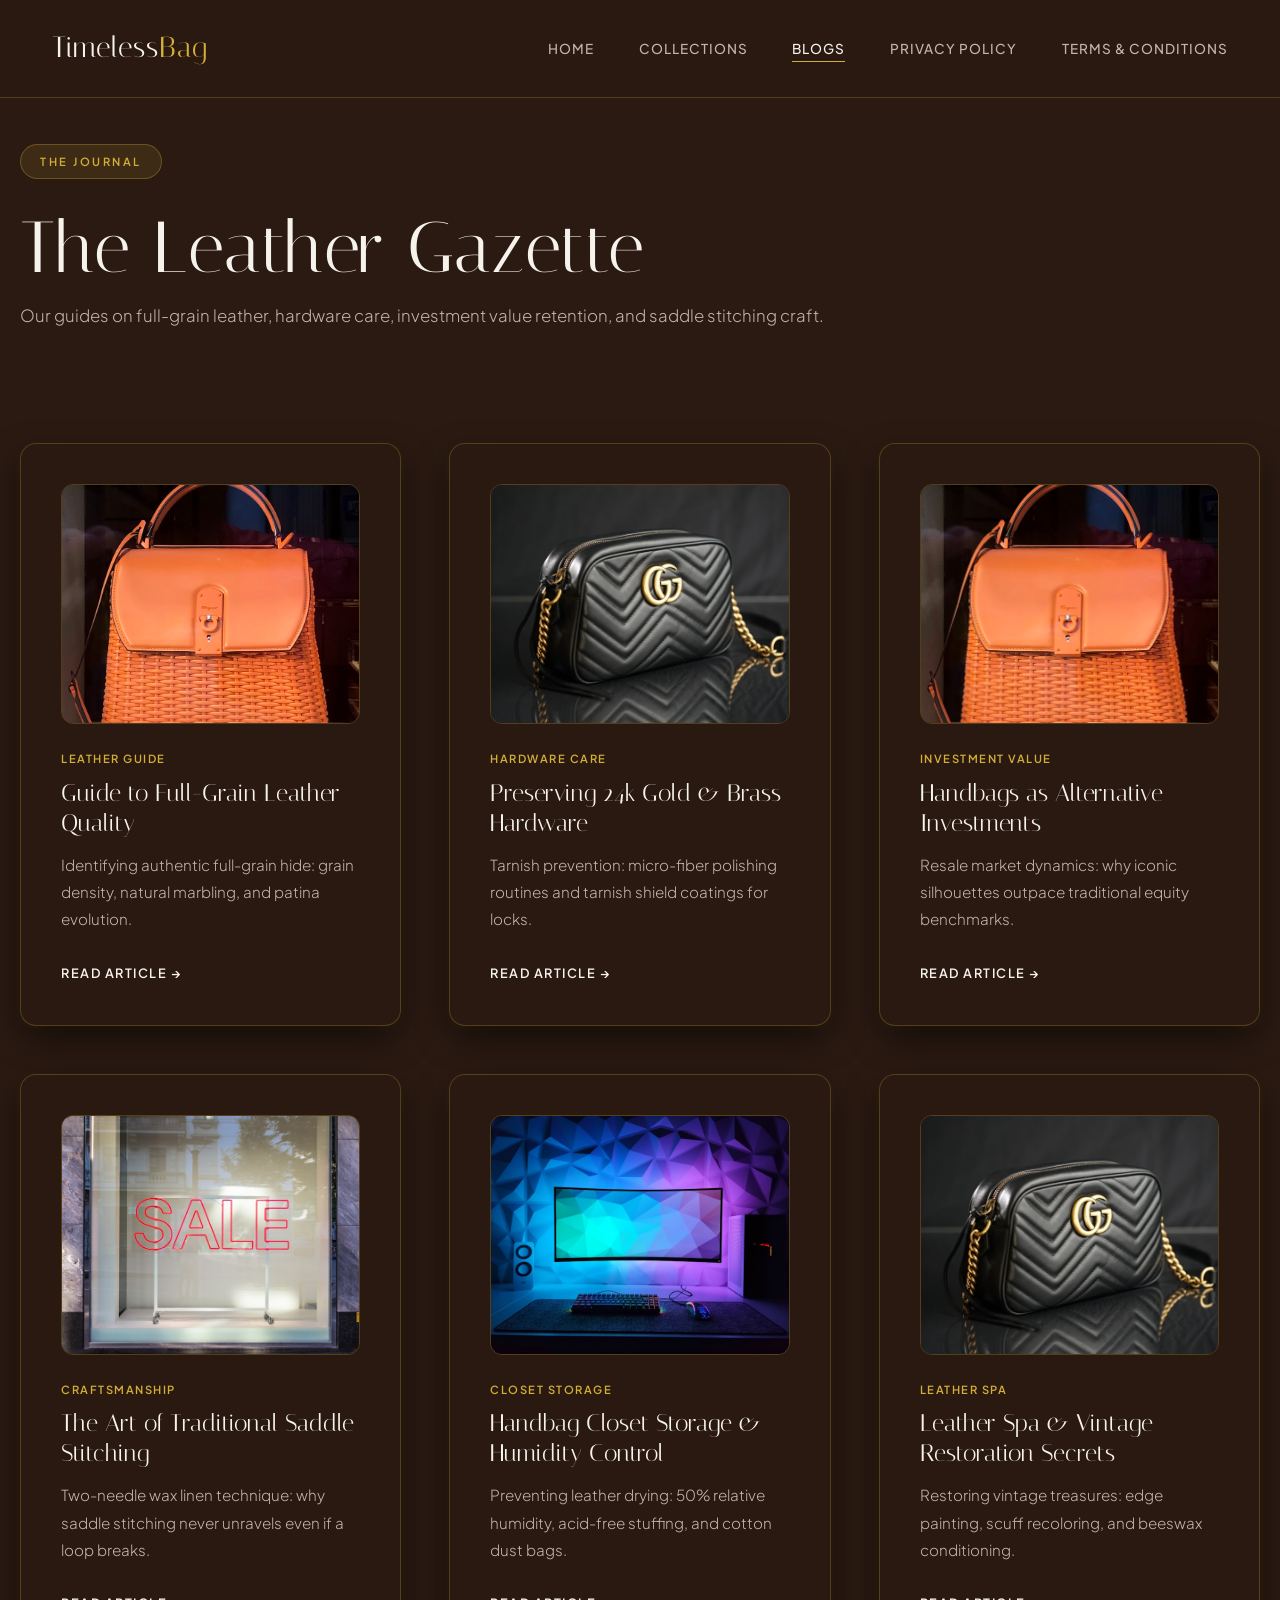
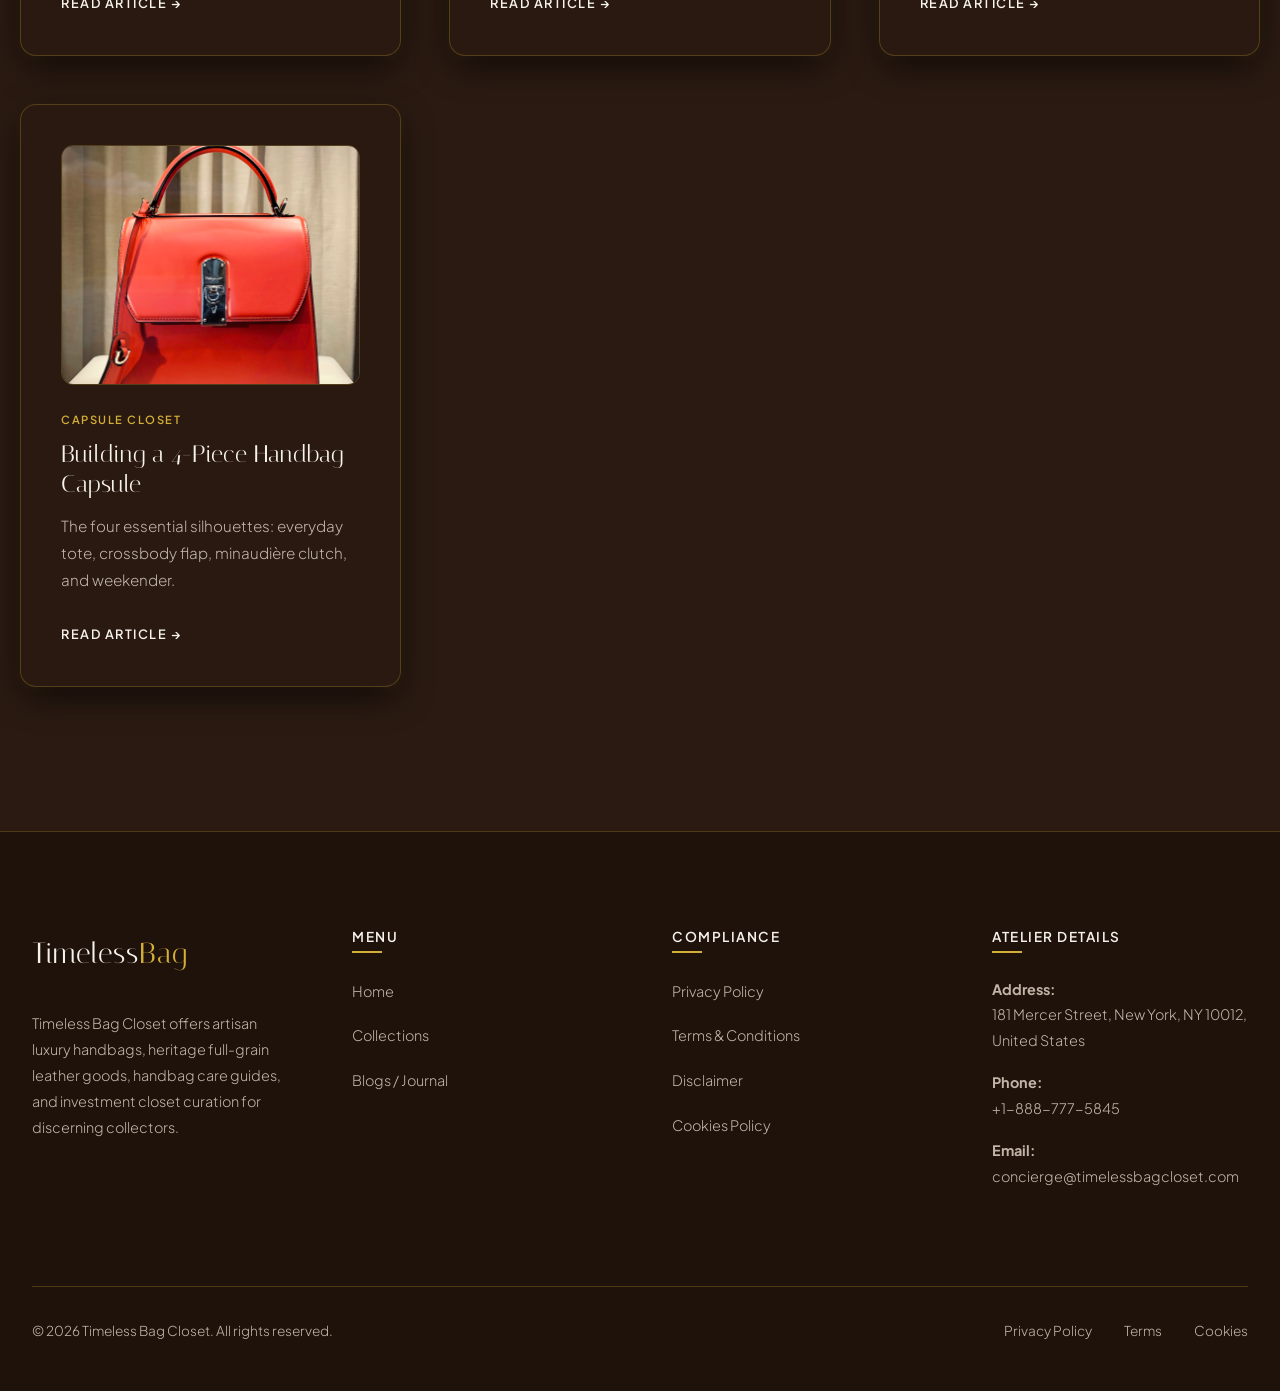
<file: blog/index.html>
<!DOCTYPE html>
<html lang="en">
<head>
    <!-- Google tag (gtag.js) -->
    <script async src="https://www.googletagmanager.com/gtag/js?id=G-0LY0HY7L01"></script>
    <script>
      window.dataLayer = window.dataLayer || [];
      function gtag(){dataLayer.push(arguments);}
      gtag('js', new Date());

      gtag('config', 'G-0LY0HY7L01');
    </script>
    <meta charset="UTF-8">
    <meta name="viewport" content="width=device-width, initial-scale=1.0">
    <meta name="description" content="The Leather Gazette. Articles on full-grain leather quality, 24k gold hardware care, handbag investment value retention, and saddle stitching.">
    <title>The Journal | Timeless Bag Closet</title>
    <link rel="stylesheet" href="../style.css">
</head>
<body>

    <!-- Header Navigation -->
    <header>
        <nav class="navbar">
            <a href="../index.php" class="logo">Timeless<span>Bag</span></a>
            <ul class="nav-links">
                <li><a href="../index.php">Home</a></li>
                <li><a href="../collections.html">Collections</a></li>
                <li><a href="index.html" class="active">Blogs</a></li>
                <li><a href="../privacy-policy.html">Privacy Policy</a></li>
                <li><a href="../terms.html">Terms & Conditions</a></li>
            </ul>
            <button class="menu-btn" aria-label="Toggle Navigation">
                <span></span>
                <span></span>
                <span></span>
            </button>
        </nav>
    </header>

    <!-- Main Content -->
    <main style="padding-top: 9rem; max-width: 1240px; margin: 0 auto;">
        
        <div class="section-title reveal-item">
            <span class="hero-badge">THE JOURNAL</span>
            <h1>The Leather Gazette</h1>
            <p>Our guides on full-grain leather, hardware care, investment value retention, and saddle stitching craft.</p>
        </div>

        <section style="padding: 3rem 0 9rem;">
            <div class="features-grid">
                
                <!-- Blog 1 -->
                <div class="luxury-card reveal-item">
                    <div class="feature-img-wrapper">
                        <img src="../img/journal1.jpg" alt="Guide to full grain leather quality" loading="lazy">
                    </div>
                    <div class="feature-content">
                        <span class="blog-tag">Leather Guide</span>
                        <h3>Guide to Full-Grain Leather Quality</h3>
                        <p class="blog-excerpt">Identifying authentic full-grain hide: grain density, natural marbling, and patina evolution.</p>
                        <a href="full-grain-guide.html" class="blog-link">Read Article &rarr;</a>
                    </div>
                </div>

                <!-- Blog 2 -->
                <div class="luxury-card reveal-item">
                    <div class="feature-img-wrapper">
                        <img src="../img/journal2.jpg" alt="Preserving gold and brass handbag hardware" loading="lazy">
                    </div>
                    <div class="feature-content">
                        <span class="blog-tag">Hardware Care</span>
                        <h3>Preserving 24k Gold & Brass Hardware</h3>
                        <p class="blog-excerpt">Tarnish prevention: micro-fiber polishing routines and tarnish shield coatings for locks.</p>
                        <a href="hardware-care.html" class="blog-link">Read Article &rarr;</a>
                    </div>
                </div>

                <!-- Blog 3 -->
                <div class="luxury-card reveal-item">
                    <div class="feature-img-wrapper">
                        <img src="../img/hero_vintage.jpg" alt="Handbags as alternative investments" loading="lazy">
                    </div>
                    <div class="feature-content">
                        <span class="blog-tag">Investment Value</span>
                        <h3>Handbags as Alternative Investments</h3>
                        <p class="blog-excerpt">Resale market dynamics: why iconic silhouettes outpace traditional equity benchmarks.</p>
                        <a href="investment-handbags.html" class="blog-link">Read Article &rarr;</a>
                    </div>
                </div>

                <!-- Blog 4 -->
                <div class="luxury-card reveal-item">
                    <div class="feature-img-wrapper">
                        <img src="../img/artisan.jpg" alt="Traditional saddle stitching technique" loading="lazy">
                    </div>
                    <div class="feature-content">
                        <span class="blog-tag">Craftsmanship</span>
                        <h3>The Art of Traditional Saddle Stitching</h3>
                        <p class="blog-excerpt">Two-needle wax linen technique: why saddle stitching never unravels even if a loop breaks.</p>
                        <a href="saddle-stitching-art.html" class="blog-link">Read Article &rarr;</a>
                    </div>
                </div>

                <!-- Blog 5 -->
                <div class="luxury-card reveal-item">
                    <div class="feature-img-wrapper">
                        <img src="../img/audit.jpg" alt="Perfect handbag closet storage and humidity control" loading="lazy">
                    </div>
                    <div class="feature-content">
                        <span class="blog-tag">Closet Storage</span>
                        <h3>Handbag Closet Storage & Humidity Control</h3>
                        <p class="blog-excerpt">Preventing leather drying: 50% relative humidity, acid-free stuffing, and cotton dust bags.</p>
                        <a href="handbag-closet-storage.html" class="blog-link">Read Article &rarr;</a>
                    </div>
                </div>

                <!-- Blog 6 -->
                <div class="luxury-card reveal-item">
                    <div class="feature-img-wrapper">
                        <img src="../img/bag1.jpg" alt="Leather spa and vintage restoration secrets" loading="lazy">
                    </div>
                    <div class="feature-content">
                        <span class="blog-tag">Leather Spa</span>
                        <h3>Leather Spa & Vintage Restoration Secrets</h3>
                        <p class="blog-excerpt">Restoring vintage treasures: edge painting, scuff recoloring, and beeswax conditioning.</p>
                        <a href="restoration-secrets.html" class="blog-link">Read Article &rarr;</a>
                    </div>
                </div>

                <!-- Blog 7 -->
                <div class="luxury-card reveal-item">
                    <div class="feature-img-wrapper">
                        <img src="../img/hero_tote.jpg" alt="Building a 4-piece investment handbag capsule" loading="lazy">
                    </div>
                    <div class="feature-content">
                        <span class="blog-tag">Capsule Closet</span>
                        <h3>Building a 4-Piece Handbag Capsule</h3>
                        <p class="blog-excerpt">The four essential silhouettes: everyday tote, crossbody flap, minaudière clutch, and weekender.</p>
                        <a href="capsule-bag-wardrobe.html" class="blog-link">Read Article &rarr;</a>
                    </div>
                </div>

            </div>
        </section>

    </main>

    <!-- Footer -->
    <footer>
        <div class="footer-container">
            <div class="footer-col" style="flex: 1.5;">
                <a href="../index.php" class="logo" style="margin-bottom: 2rem; display: inline-block;">Timeless<span>Bag</span></a>
                <p>Timeless Bag Closet offers artisan luxury handbags, heritage full-grain leather goods, handbag care guides, and investment closet curation for discerning collectors.</p>
            </div>
            <div class="footer-col">
                <h4>Menu</h4>
                <ul>
                    <li><a href="../index.php">Home</a></li>
                    <li><a href="../collections.html">Collections</a></li>
                    <li><a href="index.html">Blogs / Journal</a></li>
                </ul>
            </div>
            <div class="footer-col">
                <h4>Compliance</h4>
                <ul>
                    <li><a href="../privacy-policy.html">Privacy Policy</a></li>
                    <li><a href="../terms.html">Terms & Conditions</a></li>
                    <li><a href="../disclaimer.html">Disclaimer</a></li>
                    <li><a href="../cookies.html">Cookies Policy</a></li>
                </ul>
            </div>
            <div class="footer-col" style="flex: 1.2;">
                <h4>Atelier Details</h4>
                <p><strong>Address:</strong><br>181 Mercer Street, New York, NY 10012, United States</p>
                <p><strong>Phone:</strong><br>+1-888-777-5845</p>
                <p><strong>Email:</strong><br>concierge@timelessbagcloset.com</p>
            </div>
        </div>
        <div class="footer-bottom">
            <p>&copy; 2026 Timeless Bag Closet. All rights reserved.</p>
            <div class="footer-bottom-links">
                <a href="../privacy-policy.html">Privacy Policy</a>
                <a href="../terms.html">Terms</a>
                <a href="../cookies.html">Cookies</a>
            </div>
        </div>
    </footer>

    <script src="../script.js"></script>
</body>
</html>
</file>
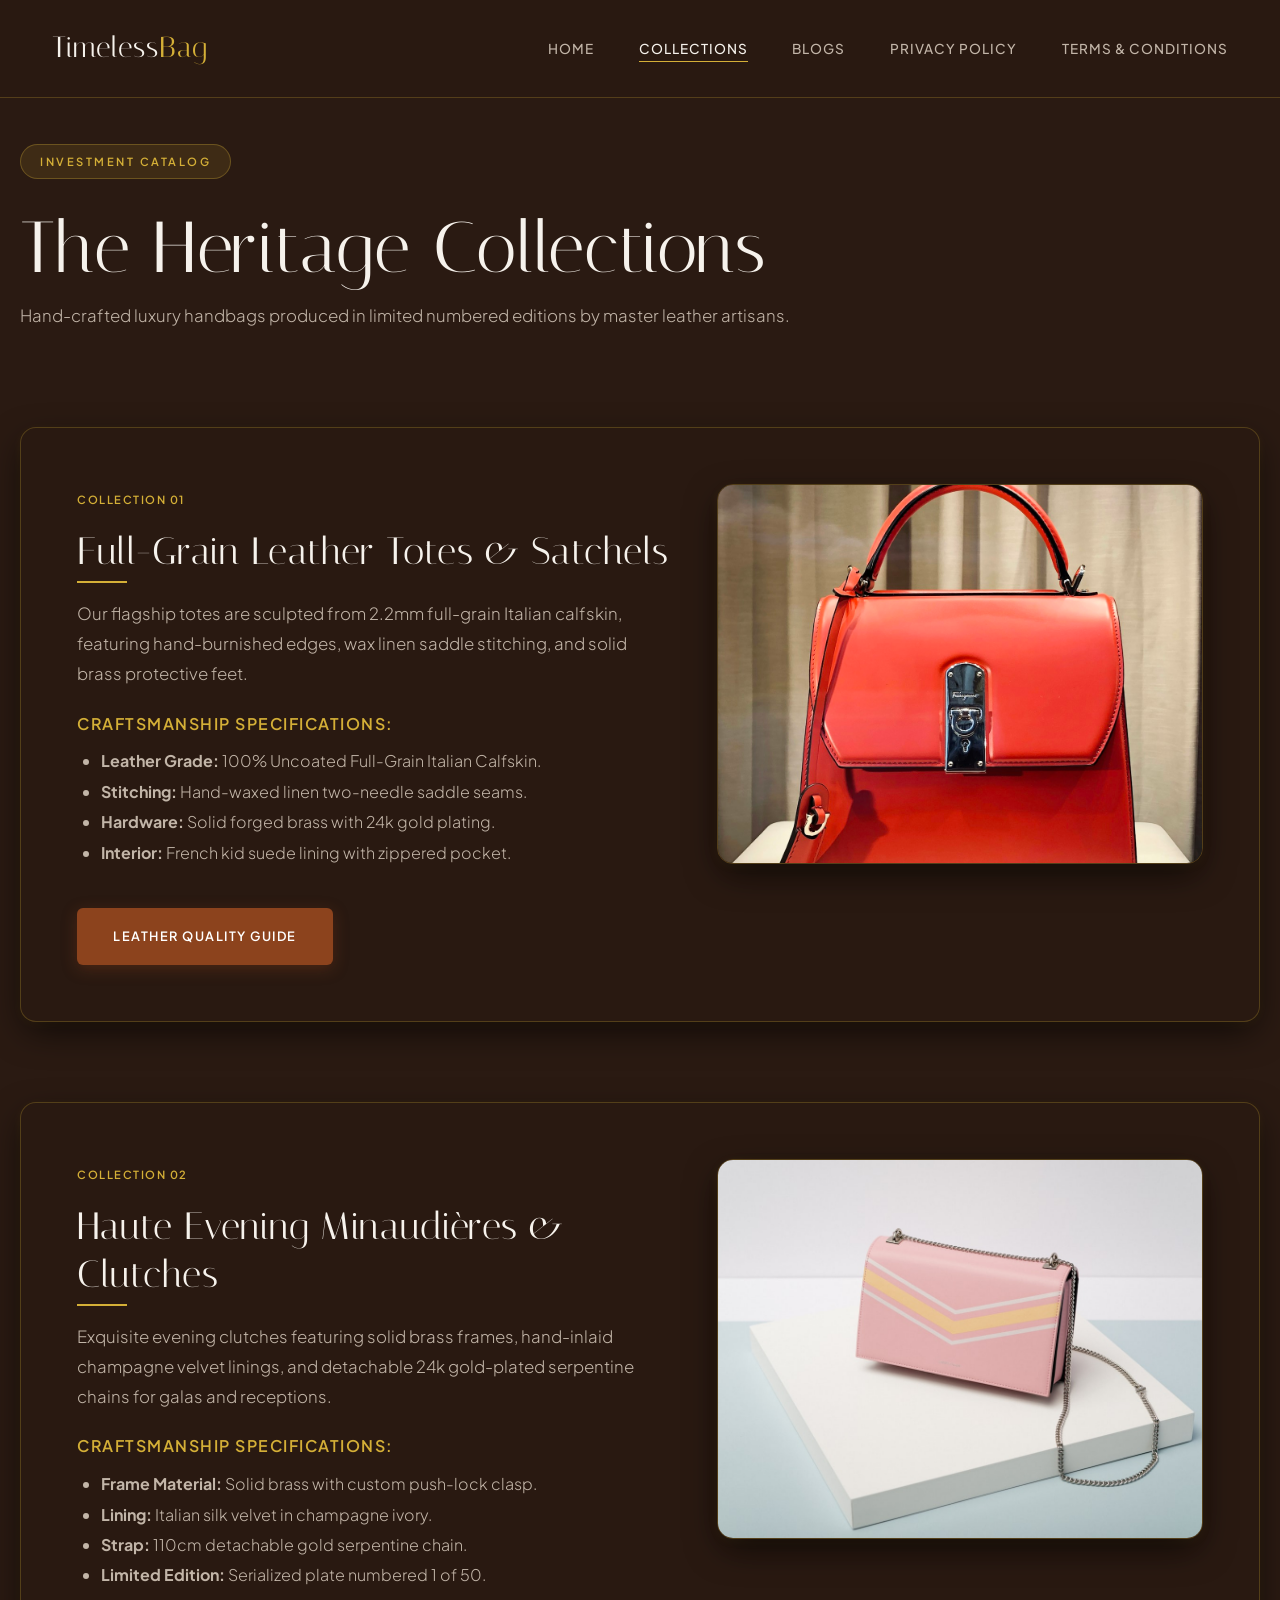
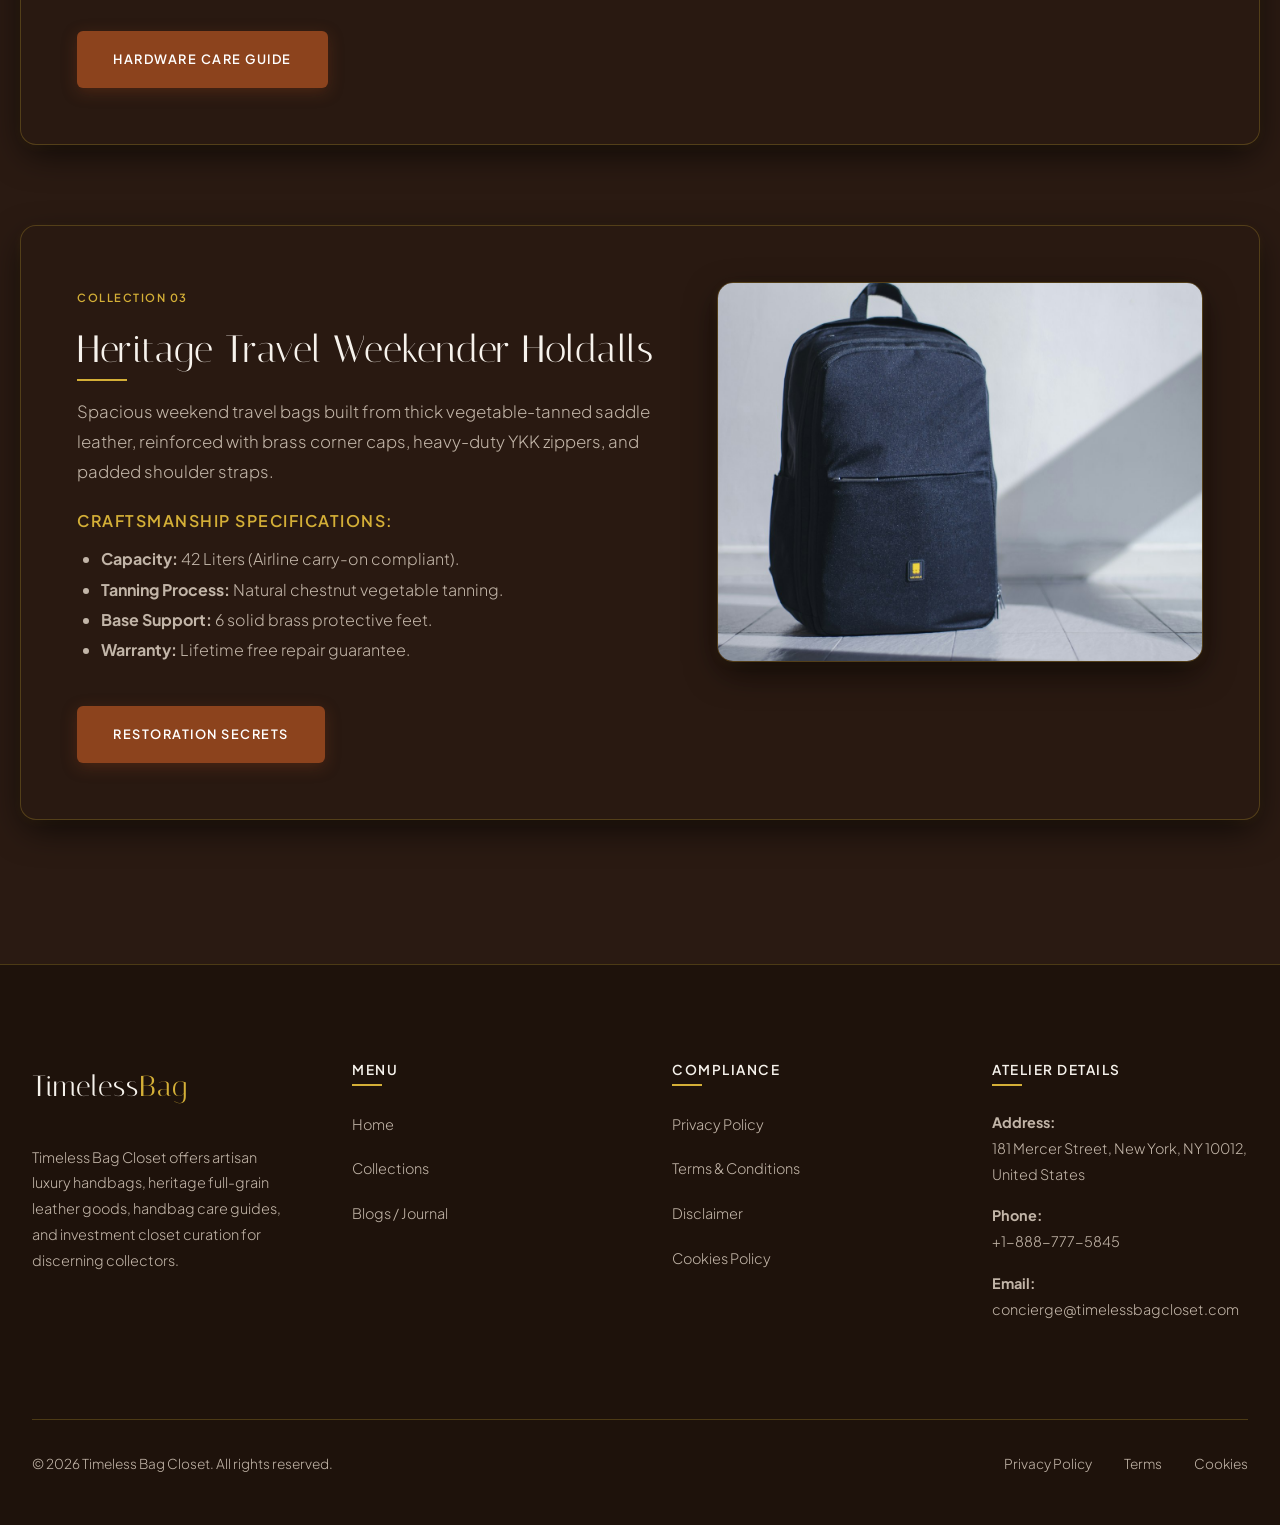
<file: collections.html>
<!DOCTYPE html>
<html lang="en">
<head>
    <!-- Google tag (gtag.js) -->
    <script async src="https://www.googletagmanager.com/gtag/js?id=G-0LY0HY7L01"></script>
    <script>
      window.dataLayer = window.dataLayer || [];
      function gtag(){dataLayer.push(arguments);}
      gtag('js', new Date());

      gtag('config', 'G-0LY0HY7L01');
    </script>
    <meta charset="UTF-8">
    <meta name="viewport" content="width=device-width, initial-scale=1.0">
    <meta name="description" content="Explore our luxury handbag catalog and investment collections. Featuring full-grain calfskin totes, quilted lambskin crossbody bags, and structured top-handles.">
    <title>The Catalog | Timeless Bag Closet</title>
    <link rel="stylesheet" href="style.css">
</head>
<body>

    <!-- Header Navigation -->
    <header>
        <nav class="navbar">
            <a href="index.php" class="logo">Timeless<span>Bag</span></a>
            <ul class="nav-links">
                <li><a href="index.php">Home</a></li>
                <li><a href="collections.html" class="active">Collections</a></li>
                <li><a href="blog/index.html">Blogs</a></li>
                <li><a href="privacy-policy.html">Privacy Policy</a></li>
                <li><a href="terms.html">Terms & Conditions</a></li>
            </ul>
            <button class="menu-btn" aria-label="Toggle Navigation">
                <span></span>
                <span></span>
                <span></span>
            </button>
        </nav>
    </header>

    <!-- Main Content Container -->
    <main style="padding-top: 9rem; max-width: 1240px; margin: 0 auto;">
        
        <div class="section-title reveal-item">
            <span class="hero-badge">INVESTMENT CATALOG</span>
            <h1>The Heritage Collections</h1>
            <p>Hand-crafted luxury handbags produced in limited numbered editions by master leather artisans.</p>
        </div>

        <!-- Catalog Detail Section -->
        <section style="padding: 2rem 0 9rem; display: flex; flex-direction: column; gap: 5rem;">
            
            <!-- Collection 1: Totes & Satchels -->
            <div class="luxury-card reveal-item" style="padding: 3.5rem;">
                <div style="display: flex; justify-content: space-between; align-items: flex-start; flex-wrap: wrap; gap: 3rem;">
                    <div style="flex: 1.1; min-width: 320px;">
                        <span class="blog-tag">COLLECTION 01</span>
                        <h2 style="font-size: 2.4rem; margin-top: 0.5rem; margin-bottom: 1.5rem; border-left: none; padding-left: 0;">Full-Grain Leather Totes & Satchels</h2>
                        <p style="color: var(--color-fg-muted); font-size: 1.05rem; margin-bottom: 1.5rem; line-height: 1.8;">Our flagship totes are sculpted from 2.2mm full-grain Italian calfskin, featuring hand-burnished edges, wax linen saddle stitching, and solid brass protective feet.</p>
                        
                        <h4 style="font-family: var(--font-body); margin-bottom: 0.8rem; font-size: 1rem; letter-spacing: 1.5px; text-transform: uppercase; font-weight: 600; color: var(--color-primary);">Craftsmanship Specifications:</h4>
                        <ul style="margin-left: 1.5rem; margin-bottom: 2.5rem; color: var(--color-fg-muted); line-height: 1.9;">
                            <li><strong>Leather Grade:</strong> 100% Uncoated Full-Grain Italian Calfskin.</li>
                            <li><strong>Stitching:</strong> Hand-waxed linen two-needle saddle seams.</li>
                            <li><strong>Hardware:</strong> Solid forged brass with 24k gold plating.</li>
                            <li><strong>Interior:</strong> French kid suede lining with zippered pocket.</li>
                        </ul>
                        <a href="blog/full-grain-guide.html" class="btn btn-primary">Leather Quality Guide</a>
                    </div>
                    <div style="flex: 0.9; min-width: 320px; height: 380px; border-radius: 16px; overflow: hidden; border: 1px solid var(--color-border); box-shadow: var(--card-shadow);">
                        <img src="img/hero_tote.jpg" alt="Hand stitched cognac leather tote" style="width: 100%; height: 100%; object-fit: cover;">
                    </div>
                </div>
            </div>

            <!-- Collection 2: Evening Minaudières -->
            <div class="luxury-card reveal-item" style="padding: 3.5rem;">
                <div style="display: flex; justify-content: space-between; align-items: flex-start; flex-wrap: wrap; gap: 3rem;">
                    <div style="flex: 1.1; min-width: 320px;">
                        <span class="blog-tag">COLLECTION 02</span>
                        <h2 style="font-size: 2.4rem; margin-top: 0.5rem; margin-bottom: 1.5rem; border-left: none; padding-left: 0;">Haute Evening Minaudières & Clutches</h2>
                        <p style="color: var(--color-fg-muted); font-size: 1.05rem; margin-bottom: 1.5rem; line-height: 1.8;">Exquisite evening clutches featuring solid brass frames, hand-inlaid champagne velvet linings, and detachable 24k gold-plated serpentine chains for galas and receptions.</p>
                        
                        <h4 style="font-family: var(--font-body); margin-bottom: 0.8rem; font-size: 1rem; letter-spacing: 1.5px; text-transform: uppercase; font-weight: 600; color: var(--color-primary);">Craftsmanship Specifications:</h4>
                        <ul style="margin-left: 1.5rem; margin-bottom: 2.5rem; color: var(--color-fg-muted); line-height: 1.9;">
                            <li><strong>Frame Material:</strong> Solid brass with custom push-lock clasp.</li>
                            <li><strong>Lining:</strong> Italian silk velvet in champagne ivory.</li>
                            <li><strong>Strap:</strong> 110cm detachable gold serpentine chain.</li>
                            <li><strong>Limited Edition:</strong> Serialized plate numbered 1 of 50.</li>
                        </ul>
                        <a href="blog/hardware-care.html" class="btn btn-primary">Hardware Care Guide</a>
                    </div>
                    <div style="flex: 0.9; min-width: 320px; height: 380px; border-radius: 16px; overflow: hidden; border: 1px solid var(--color-border); box-shadow: var(--card-shadow);">
                        <img src="img/hero_evening.jpg" alt="Gold brass evening minaudiere clutch" style="width: 100%; height: 100%; object-fit: cover;">
                    </div>
                </div>
            </div>

            <!-- Collection 3: Travel Holdalls -->
            <div class="luxury-card reveal-item" style="padding: 3.5rem;">
                <div style="display: flex; justify-content: space-between; align-items: flex-start; flex-wrap: wrap; gap: 3rem;">
                    <div style="flex: 1.1; min-width: 320px;">
                        <span class="blog-tag">COLLECTION 03</span>
                        <h2 style="font-size: 2.4rem; margin-top: 0.5rem; margin-bottom: 1.5rem; border-left: none; padding-left: 0;">Heritage Travel Weekender Holdalls</h2>
                        <p style="color: var(--color-fg-muted); font-size: 1.05rem; margin-bottom: 1.5rem; line-height: 1.8;">Spacious weekend travel bags built from thick vegetable-tanned saddle leather, reinforced with brass corner caps, heavy-duty YKK zippers, and padded shoulder straps.</p>
                        
                        <h4 style="font-family: var(--font-body); margin-bottom: 0.8rem; font-size: 1rem; letter-spacing: 1.5px; text-transform: uppercase; font-weight: 600; color: var(--color-primary);">Craftsmanship Specifications:</h4>
                        <ul style="margin-left: 1.5rem; margin-bottom: 2.5rem; color: var(--color-fg-muted); line-height: 1.9;">
                            <li><strong>Capacity:</strong> 42 Liters (Airline carry-on compliant).</li>
                            <li><strong>Tanning Process:</strong> Natural chestnut vegetable tanning.</li>
                            <li><strong>Base Support:</strong> 6 solid brass protective feet.</li>
                            <li><strong>Warranty:</strong> Lifetime free repair guarantee.</li>
                        </ul>
                        <a href="blog/restoration-secrets.html" class="btn btn-primary">Restoration Secrets</a>
                    </div>
                    <div style="flex: 0.9; min-width: 320px; height: 380px; border-radius: 16px; overflow: hidden; border: 1px solid var(--color-border); box-shadow: var(--card-shadow);">
                        <img src="img/hero_travel.jpg" alt="Artisan leather weekender travel holdall" style="width: 100%; height: 100%; object-fit: cover;">
                    </div>
                </div>
            </div>

        </section>

    </main>

    <!-- Footer -->
    <footer>
        <div class="footer-container">
            <div class="footer-col" style="flex: 1.5;">
                <a href="index.php" class="logo" style="margin-bottom: 2rem; display: inline-block;">Timeless<span>Bag</span></a>
                <p>Timeless Bag Closet offers artisan luxury handbags, heritage full-grain leather goods, handbag care guides, and investment closet curation for discerning collectors.</p>
            </div>
            <div class="footer-col">
                <h4>Menu</h4>
                <ul>
                    <li><a href="index.php">Home</a></li>
                    <li><a href="collections.html">Collections</a></li>
                    <li><a href="blog/index.html">Blogs / Journal</a></li>
                </ul>
            </div>
            <div class="footer-col">
                <h4>Compliance</h4>
                <ul>
                    <li><a href="privacy-policy.html">Privacy Policy</a></li>
                    <li><a href="terms.html">Terms & Conditions</a></li>
                    <li><a href="disclaimer.html">Disclaimer</a></li>
                    <li><a href="cookies.html">Cookies Policy</a></li>
                </ul>
            </div>
            <div class="footer-col" style="flex: 1.2;">
                <h4>Atelier Details</h4>
                <p><strong>Address:</strong><br>181 Mercer Street, New York, NY 10012, United States</p>
                <p><strong>Phone:</strong><br>+1-888-777-5845</p>
                <p><strong>Email:</strong><br>concierge@timelessbagcloset.com</p>
            </div>
        </div>
        <div class="footer-bottom">
            <p>&copy; 2026 Timeless Bag Closet. All rights reserved.</p>
            <div class="footer-bottom-links">
                <a href="privacy-policy.html">Privacy Policy</a>
                <a href="terms.html">Terms</a>
                <a href="cookies.html">Cookies</a>
            </div>
        </div>
    </footer>

    <script src="script.js"></script>
</body>
</html>
</file>
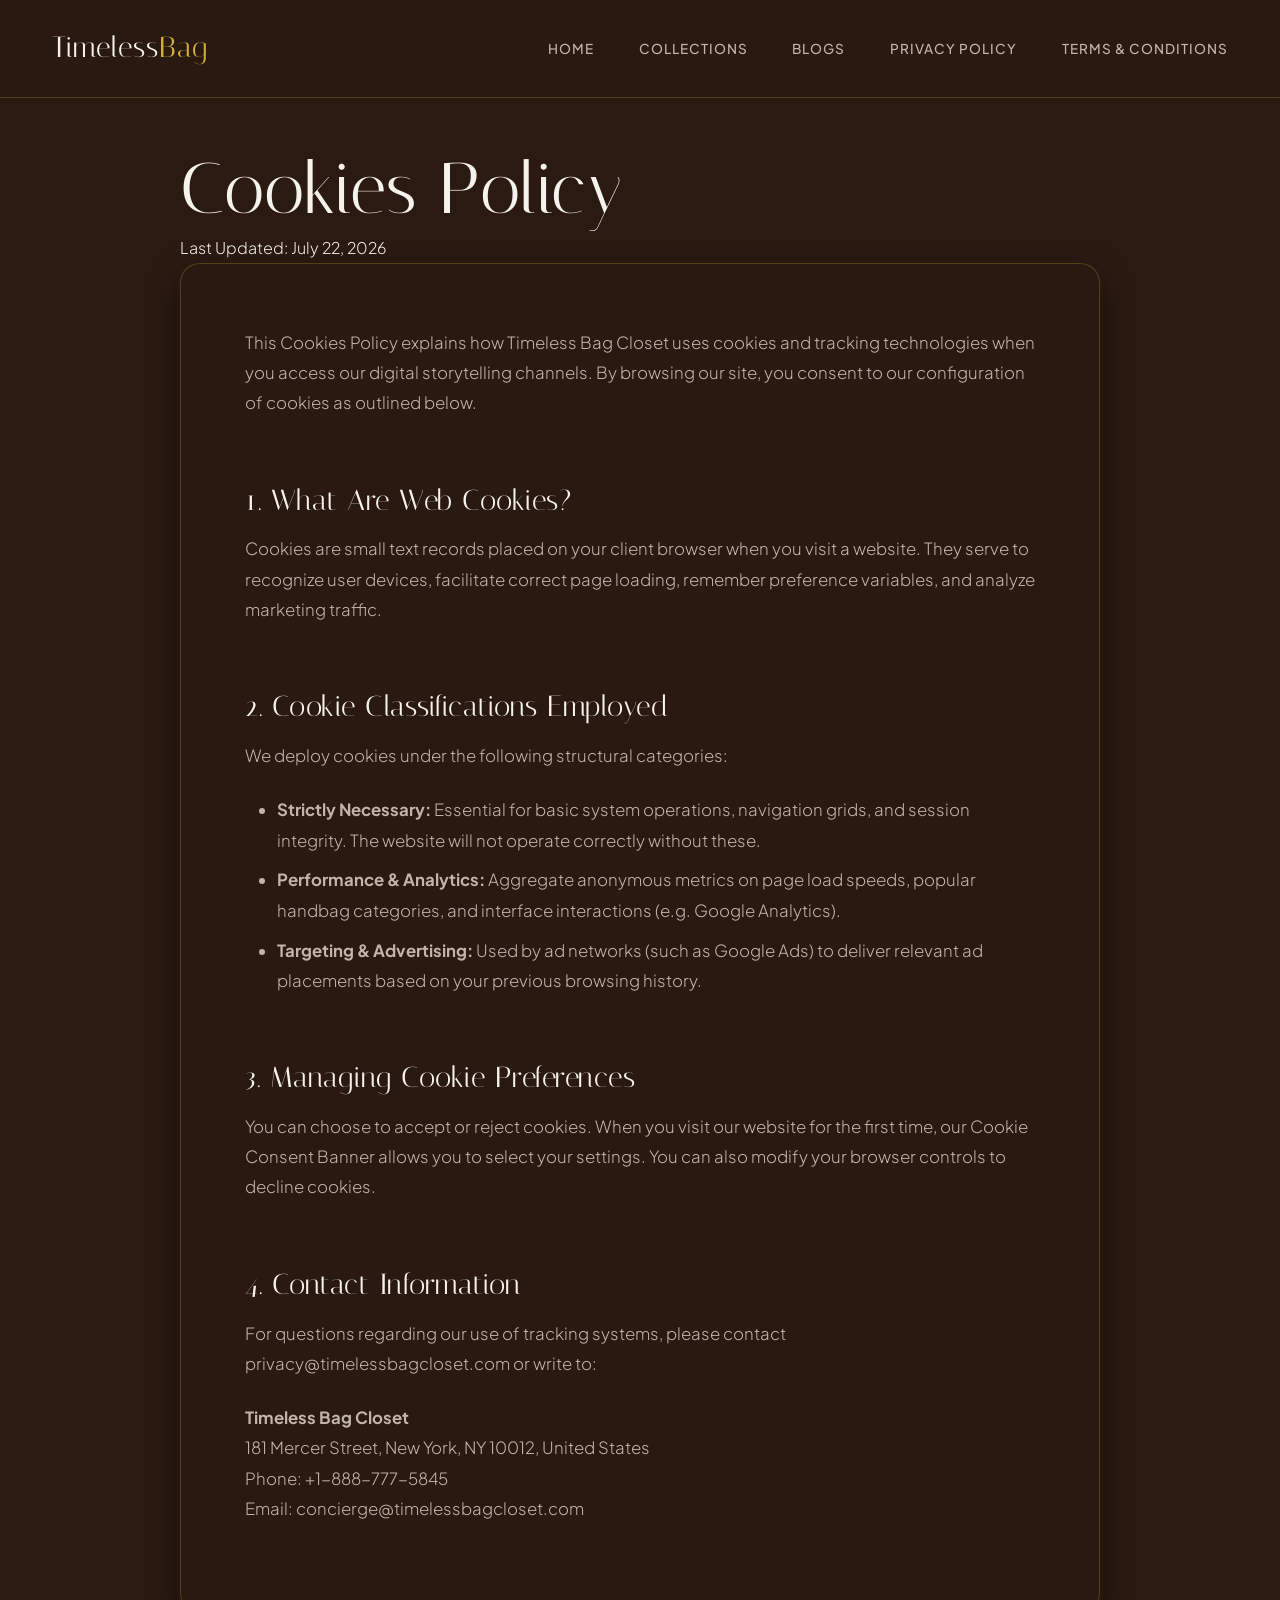
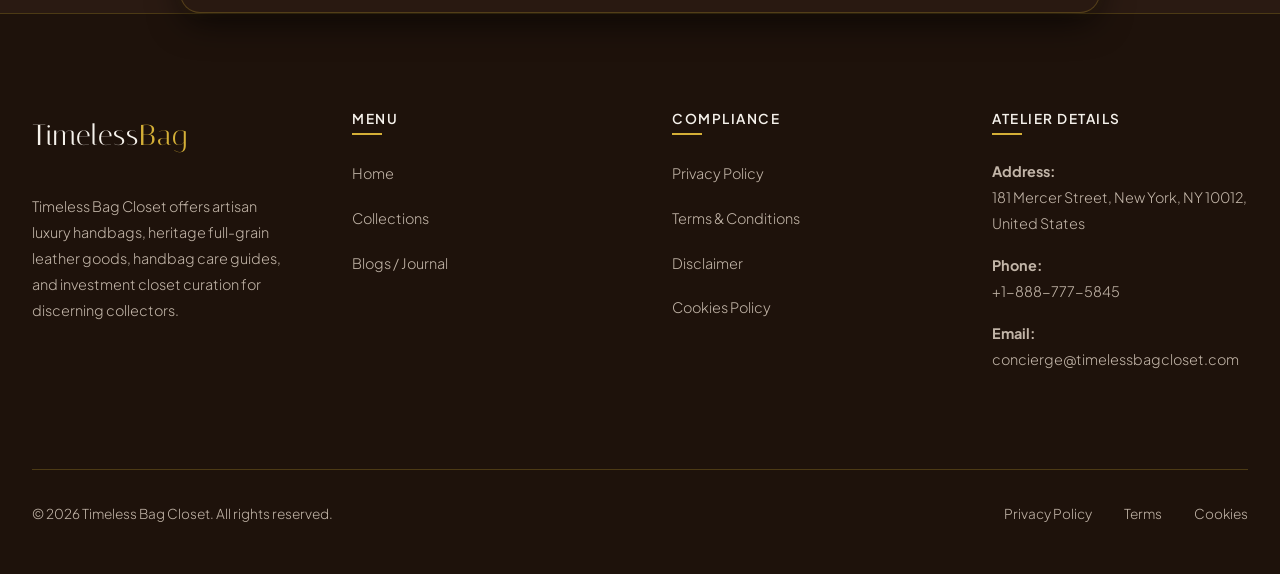
<file: cookies.html>
<!DOCTYPE html>
<html lang="en">
<head>
    <!-- Google tag (gtag.js) -->
    <script async src="https://www.googletagmanager.com/gtag/js?id=G-0LY0HY7L01"></script>
    <script>
      window.dataLayer = window.dataLayer || [];
      function gtag(){dataLayer.push(arguments);}
      gtag('js', new Date());

      gtag('config', 'G-0LY0HY7L01');
    </script>
    <meta charset="UTF-8">
    <meta name="viewport" content="width=device-width, initial-scale=1.0">
    <meta name="description" content="Cookies Policy for Timeless Bag Closet. Learn how we use cookies, tracking analytics, and how to manage your choices.">
    <title>Cookies Policy | Timeless Bag Closet</title>
    <link rel="stylesheet" href="style.css">
</head>
<body>

    <!-- Header Navigation -->
    <header>
        <nav class="navbar">
            <a href="index.php" class="logo">Timeless<span>Bag</span></a>
            <ul class="nav-links">
                <li><a href="index.php">Home</a></li>
                <li><a href="collections.html">Collections</a></li>
                <li><a href="blog/index.html">Blogs</a></li>
                <li><a href="privacy-policy.html">Privacy Policy</a></li>
                <li><a href="terms.html">Terms & Conditions</a></li>
            </ul>
            <button class="menu-btn" aria-label="Toggle Navigation">
                <span></span>
                <span></span>
                <span></span>
            </button>
        </nav>
    </header>

    <!-- Main Content Container -->
    <main class="compliance-page" style="margin: 0 auto;">
        <h1>Cookies Policy</h1>
        <div class="meta-info">Last Updated: July 22, 2026</div>

        <div class="legal-content">
            <p>This Cookies Policy explains how Timeless Bag Closet uses cookies and tracking technologies when you access our digital storytelling channels. By browsing our site, you consent to our configuration of cookies as outlined below.</p>

            <h2>1. What Are Web Cookies?</h2>
            <p>Cookies are small text records placed on your client browser when you visit a website. They serve to recognize user devices, facilitate correct page loading, remember preference variables, and analyze marketing traffic.</p>

            <h2>2. Cookie Classifications Employed</h2>
            <p>We deploy cookies under the following structural categories:</p>
            <ul>
                <li><strong>Strictly Necessary:</strong> Essential for basic system operations, navigation grids, and session integrity. The website will not operate correctly without these.</li>
                <li><strong>Performance & Analytics:</strong> Aggregate anonymous metrics on page load speeds, popular handbag categories, and interface interactions (e.g. Google Analytics).</li>
                <li><strong>Targeting & Advertising:</strong> Used by ad networks (such as Google Ads) to deliver relevant ad placements based on your previous browsing history.</li>
            </ul>

            <h2>3. Managing Cookie Preferences</h2>
            <p>You can choose to accept or reject cookies. When you visit our website for the first time, our Cookie Consent Banner allows you to select your settings. You can also modify your browser controls to decline cookies.</p>

            <h2>4. Contact Information</h2>
            <p>For questions regarding our use of tracking systems, please contact privacy@timelessbagcloset.com or write to:</p>
            <p>
                <strong>Timeless Bag Closet</strong><br>
                181 Mercer Street, New York, NY 10012, United States<br>
                Phone: +1-888-777-5845<br>
                Email: concierge@timelessbagcloset.com
            </p>
        </div>
    </main>

    <!-- Footer -->
    <footer>
        <div class="footer-container">
            <div class="footer-col" style="flex: 1.5;">
                <a href="index.php" class="logo" style="margin-bottom: 2rem; display: inline-block;">Timeless<span>Bag</span></a>
                <p>Timeless Bag Closet offers artisan luxury handbags, heritage full-grain leather goods, handbag care guides, and investment closet curation for discerning collectors.</p>
            </div>
            <div class="footer-col">
                <h4>Menu</h4>
                <ul>
                    <li><a href="index.php">Home</a></li>
                    <li><a href="collections.html">Collections</a></li>
                    <li><a href="blog/index.html">Blogs / Journal</a></li>
                </ul>
            </div>
            <div class="footer-col">
                <h4>Compliance</h4>
                <ul>
                    <li><a href="privacy-policy.html">Privacy Policy</a></li>
                    <li><a href="terms.html">Terms & Conditions</a></li>
                    <li><a href="disclaimer.html">Disclaimer</a></li>
                    <li><a href="cookies.html">Cookies Policy</a></li>
                </ul>
            </div>
            <div class="footer-col" style="flex: 1.2;">
                <h4>Atelier Details</h4>
                <p><strong>Address:</strong><br>181 Mercer Street, New York, NY 10012, United States</p>
                <p><strong>Phone:</strong><br>+1-888-777-5845</p>
                <p><strong>Email:</strong><br>concierge@timelessbagcloset.com</p>
            </div>
        </div>
        <div class="footer-bottom">
            <p>&copy; 2026 Timeless Bag Closet. All rights reserved.</p>
            <div class="footer-bottom-links">
                <a href="privacy-policy.html">Privacy Policy</a>
                <a href="terms.html">Terms</a>
                <a href="cookies.html">Cookies</a>
            </div>
        </div>
    </footer>

    <script src="script.js"></script>
</body>
</html>
</file>
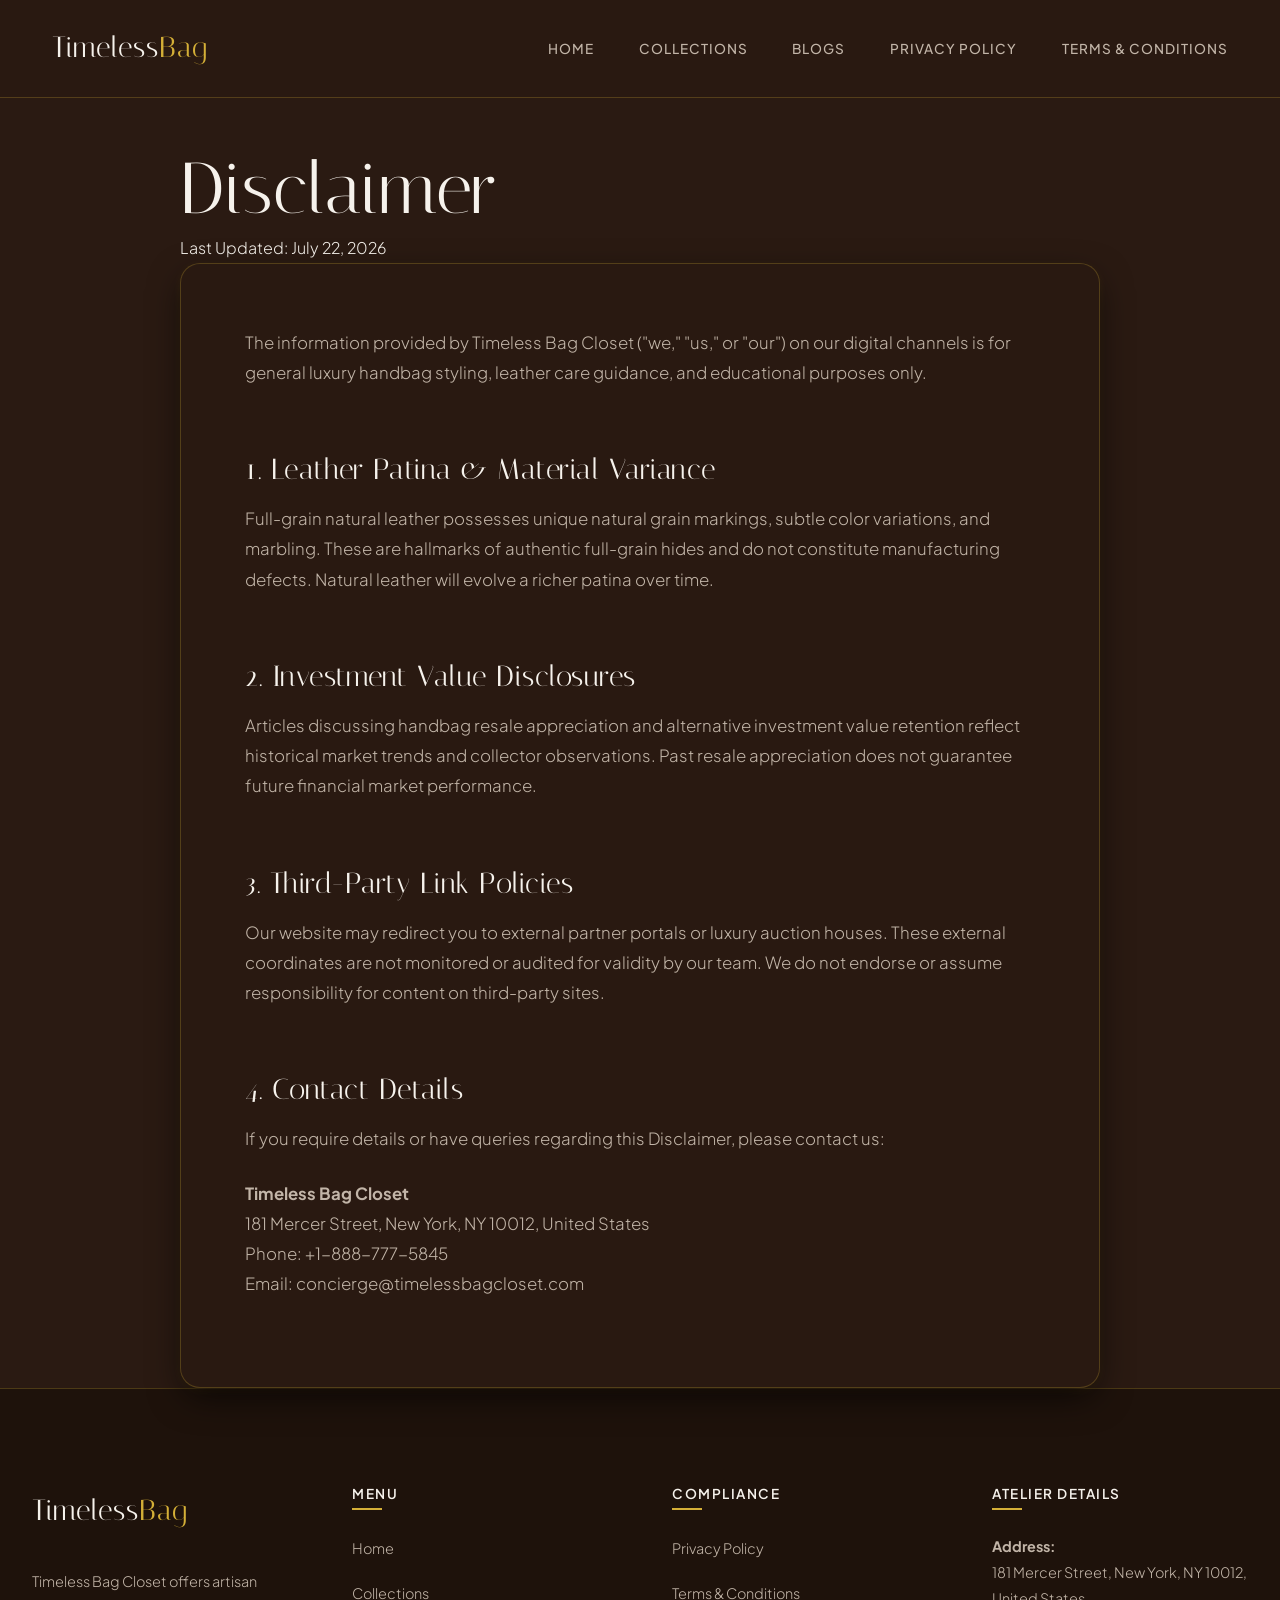
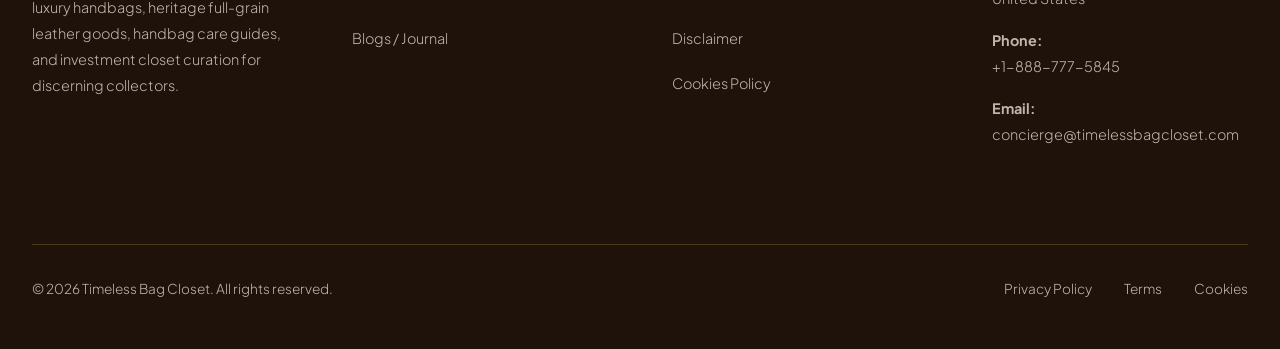
<file: disclaimer.html>
<!DOCTYPE html>
<html lang="en">
<head>
    <!-- Google tag (gtag.js) -->
    <script async src="https://www.googletagmanager.com/gtag/js?id=G-0LY0HY7L01"></script>
    <script>
      window.dataLayer = window.dataLayer || [];
      function gtag(){dataLayer.push(arguments);}
      gtag('js', new Date());

      gtag('config', 'G-0LY0HY7L01');
    </script>
    <meta charset="UTF-8">
    <meta name="viewport" content="width=device-width, initial-scale=1.0">
    <meta name="description" content="Disclaimer for Timeless Bag Closet. Learn about leather patina evolution, investment value disclosures, and third-party links.">
    <title>Disclaimer | Timeless Bag Closet</title>
    <link rel="stylesheet" href="style.css">
</head>
<body>

    <!-- Header Navigation -->
    <header>
        <nav class="navbar">
            <a href="index.php" class="logo">Timeless<span>Bag</span></a>
            <ul class="nav-links">
                <li><a href="index.php">Home</a></li>
                <li><a href="collections.html">Collections</a></li>
                <li><a href="blog/index.html">Blogs</a></li>
                <li><a href="privacy-policy.html">Privacy Policy</a></li>
                <li><a href="terms.html">Terms & Conditions</a></li>
            </ul>
            <button class="menu-btn" aria-label="Toggle Navigation">
                <span></span>
                <span></span>
                <span></span>
            </button>
        </nav>
    </header>

    <!-- Main Content Container -->
    <main class="compliance-page" style="margin: 0 auto;">
        <h1>Disclaimer</h1>
        <div class="meta-info">Last Updated: July 22, 2026</div>

        <div class="legal-content">
            <p>The information provided by Timeless Bag Closet ("we," "us," or "our") on our digital channels is for general luxury handbag styling, leather care guidance, and educational purposes only.</p>

            <h2>1. Leather Patina & Material Variance</h2>
            <p>Full-grain natural leather possesses unique natural grain markings, subtle color variations, and marbling. These are hallmarks of authentic full-grain hides and do not constitute manufacturing defects. Natural leather will evolve a richer patina over time.</p>

            <h2>2. Investment Value Disclosures</h2>
            <p>Articles discussing handbag resale appreciation and alternative investment value retention reflect historical market trends and collector observations. Past resale appreciation does not guarantee future financial market performance.</p>

            <h2>3. Third-Party Link Policies</h2>
            <p>Our website may redirect you to external partner portals or luxury auction houses. These external coordinates are not monitored or audited for validity by our team. We do not endorse or assume responsibility for content on third-party sites.</p>

            <h2>4. Contact Details</h2>
            <p>If you require details or have queries regarding this Disclaimer, please contact us:</p>
            <p>
                <strong>Timeless Bag Closet</strong><br>
                181 Mercer Street, New York, NY 10012, United States<br>
                Phone: +1-888-777-5845<br>
                Email: concierge@timelessbagcloset.com
            </p>
        </div>
    </main>

    <!-- Footer -->
    <footer>
        <div class="footer-container">
            <div class="footer-col" style="flex: 1.5;">
                <a href="index.php" class="logo" style="margin-bottom: 2rem; display: inline-block;">Timeless<span>Bag</span></a>
                <p>Timeless Bag Closet offers artisan luxury handbags, heritage full-grain leather goods, handbag care guides, and investment closet curation for discerning collectors.</p>
            </div>
            <div class="footer-col">
                <h4>Menu</h4>
                <ul>
                    <li><a href="index.php">Home</a></li>
                    <li><a href="collections.html">Collections</a></li>
                    <li><a href="blog/index.html">Blogs / Journal</a></li>
                </ul>
            </div>
            <div class="footer-col">
                <h4>Compliance</h4>
                <ul>
                    <li><a href="privacy-policy.html">Privacy Policy</a></li>
                    <li><a href="terms.html">Terms & Conditions</a></li>
                    <li><a href="disclaimer.html">Disclaimer</a></li>
                    <li><a href="cookies.html">Cookies Policy</a></li>
                </ul>
            </div>
            <div class="footer-col" style="flex: 1.2;">
                <h4>Atelier Details</h4>
                <p><strong>Address:</strong><br>181 Mercer Street, New York, NY 10012, United States</p>
                <p><strong>Phone:</strong><br>+1-888-777-5845</p>
                <p><strong>Email:</strong><br>concierge@timelessbagcloset.com</p>
            </div>
        </div>
        <div class="footer-bottom">
            <p>&copy; 2026 Timeless Bag Closet. All rights reserved.</p>
            <div class="footer-bottom-links">
                <a href="privacy-policy.html">Privacy Policy</a>
                <a href="terms.html">Terms</a>
                <a href="cookies.html">Cookies</a>
            </div>
        </div>
    </footer>

    <script src="script.js"></script>
</body>
</html>
</file>
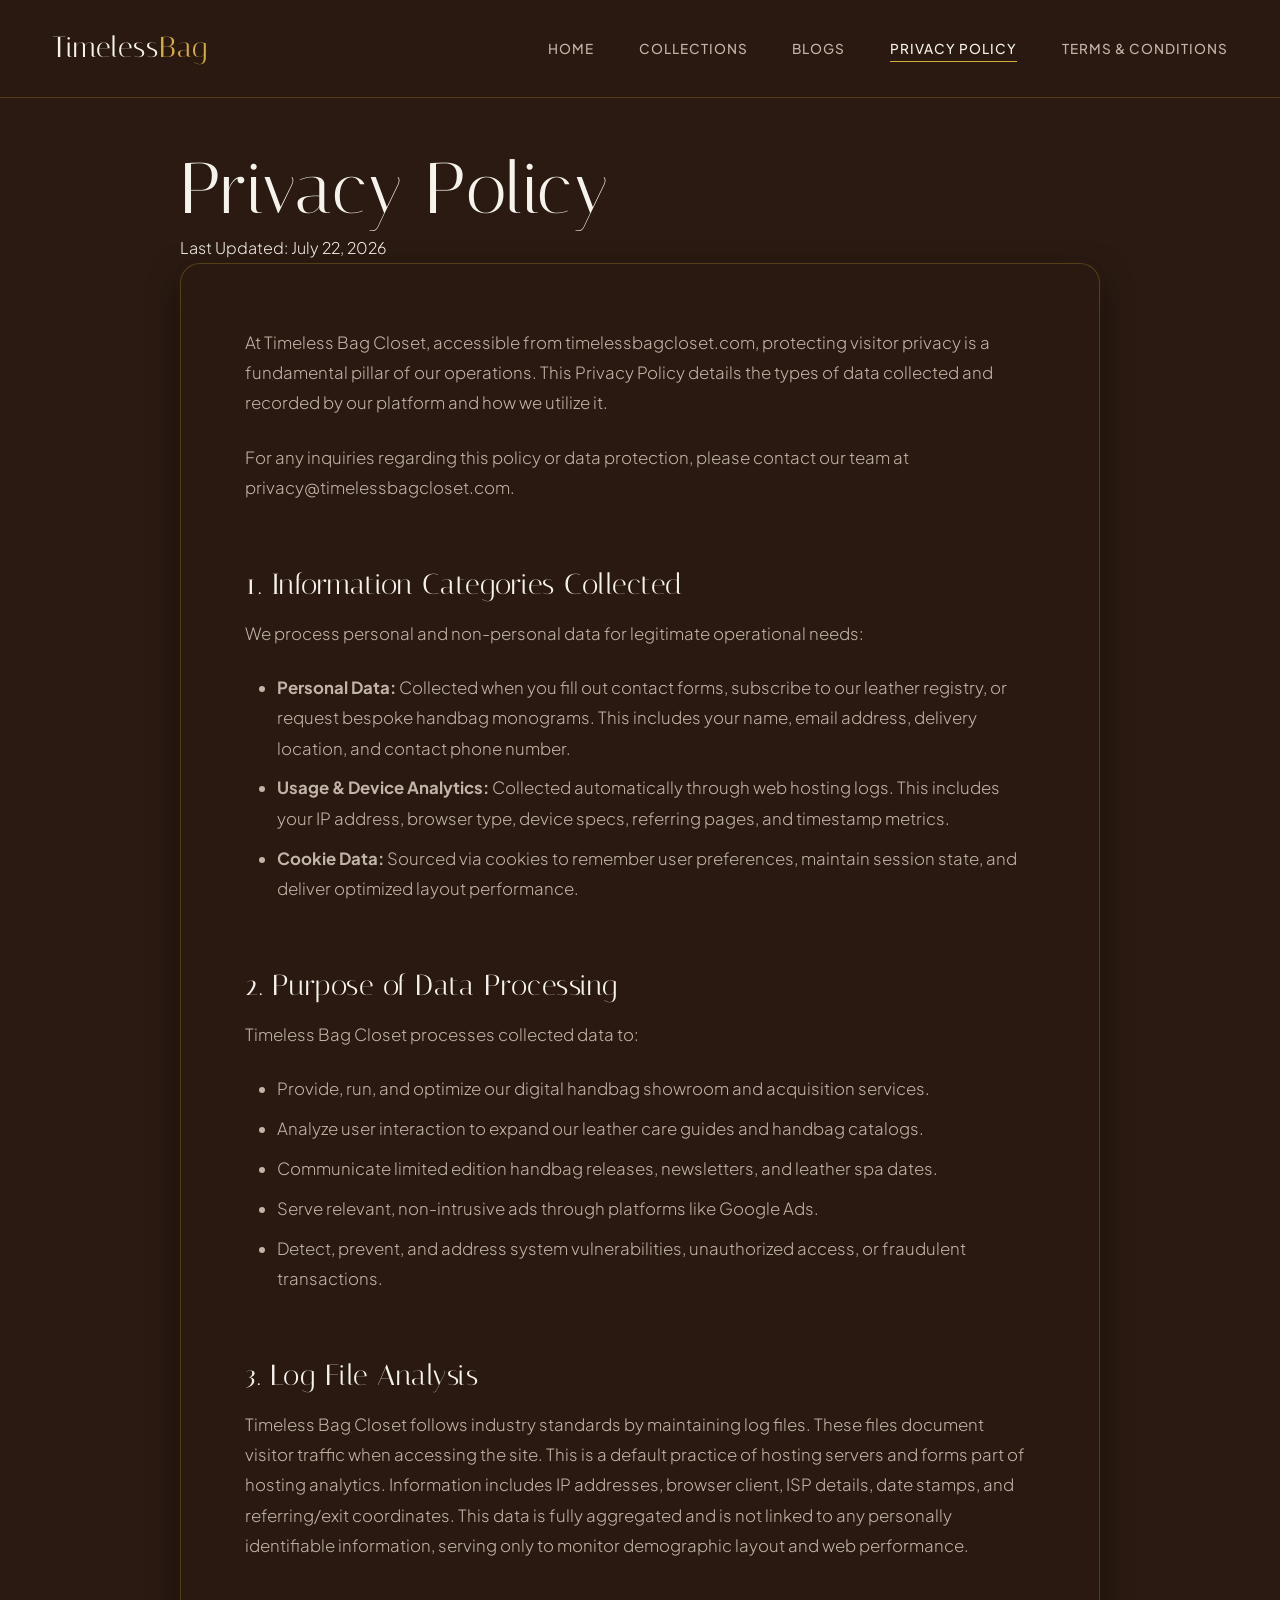
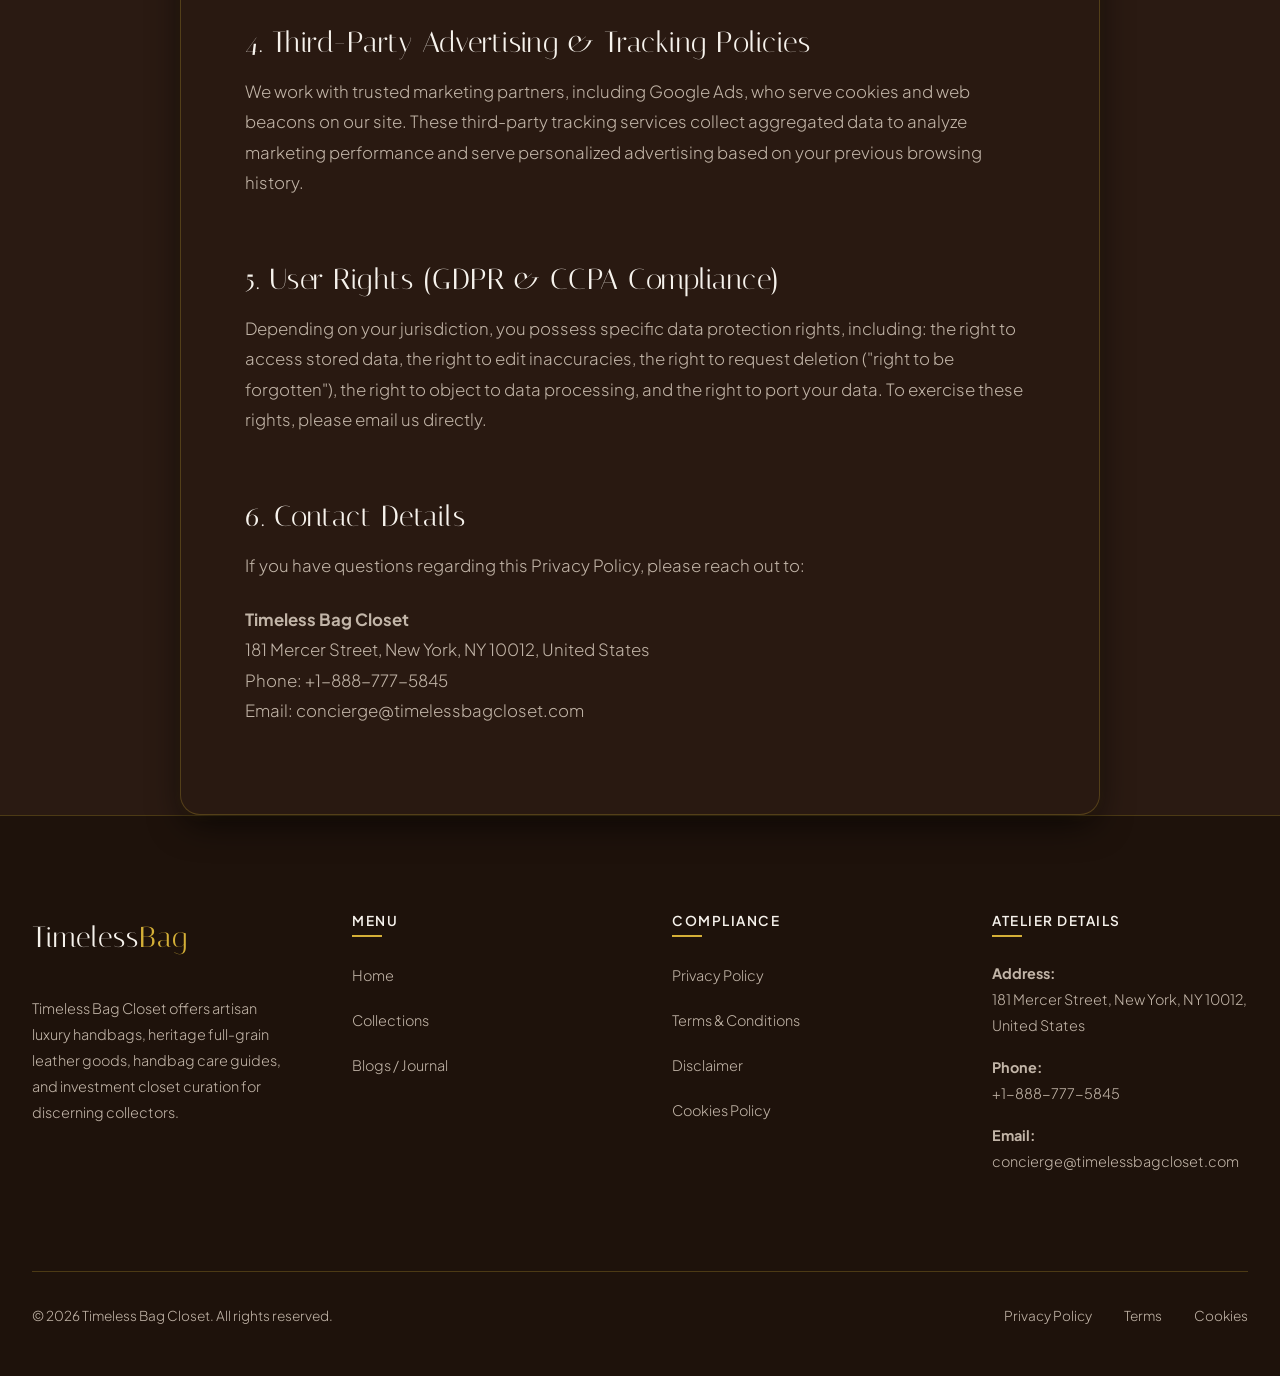
<file: privacy-policy.html>
<!DOCTYPE html>
<html lang="en">
<head>
    <!-- Google tag (gtag.js) -->
    <script async src="https://www.googletagmanager.com/gtag/js?id=G-0LY0HY7L01"></script>
    <script>
      window.dataLayer = window.dataLayer || [];
      function gtag(){dataLayer.push(arguments);}
      gtag('js', new Date());

      gtag('config', 'G-0LY0HY7L01');
    </script>
    <meta charset="UTF-8">
    <meta name="viewport" content="width=device-width, initial-scale=1.0">
    <meta name="description" content="Privacy Policy for Timeless Bag Closet. Learn how we collect, protect, and process user data and site analytics.">
    <title>Privacy Policy | Timeless Bag Closet</title>
    <link rel="stylesheet" href="style.css">
</head>
<body>

    <!-- Header Navigation -->
    <header>
        <nav class="navbar">
            <a href="index.php" class="logo">Timeless<span>Bag</span></a>
            <ul class="nav-links">
                <li><a href="index.php">Home</a></li>
                <li><a href="collections.html">Collections</a></li>
                <li><a href="blog/index.html">Blogs</a></li>
                <li><a href="privacy-policy.html" class="active">Privacy Policy</a></li>
                <li><a href="terms.html">Terms & Conditions</a></li>
            </ul>
            <button class="menu-btn" aria-label="Toggle Navigation">
                <span></span>
                <span></span>
                <span></span>
            </button>
        </nav>
    </header>

    <!-- Main Content Container -->
    <main class="compliance-page" style="margin: 0 auto;">
        <h1>Privacy Policy</h1>
        <div class="meta-info">Last Updated: July 22, 2026</div>

        <div class="legal-content">
            <p>At Timeless Bag Closet, accessible from timelessbagcloset.com, protecting visitor privacy is a fundamental pillar of our operations. This Privacy Policy details the types of data collected and recorded by our platform and how we utilize it.</p>
            
            <p>For any inquiries regarding this policy or data protection, please contact our team at privacy@timelessbagcloset.com.</p>

            <h2>1. Information Categories Collected</h2>
            <p>We process personal and non-personal data for legitimate operational needs:</p>
            <ul>
                <li><strong>Personal Data:</strong> Collected when you fill out contact forms, subscribe to our leather registry, or request bespoke handbag monograms. This includes your name, email address, delivery location, and contact phone number.</li>
                <li><strong>Usage & Device Analytics:</strong> Collected automatically through web hosting logs. This includes your IP address, browser type, device specs, referring pages, and timestamp metrics.</li>
                <li><strong>Cookie Data:</strong> Sourced via cookies to remember user preferences, maintain session state, and deliver optimized layout performance.</li>
            </ul>

            <h2>2. Purpose of Data Processing</h2>
            <p>Timeless Bag Closet processes collected data to:</p>
            <ul>
                <li>Provide, run, and optimize our digital handbag showroom and acquisition services.</li>
                <li>Analyze user interaction to expand our leather care guides and handbag catalogs.</li>
                <li>Communicate limited edition handbag releases, newsletters, and leather spa dates.</li>
                <li>Serve relevant, non-intrusive ads through platforms like Google Ads.</li>
                <li>Detect, prevent, and address system vulnerabilities, unauthorized access, or fraudulent transactions.</li>
            </ul>

            <h2>3. Log File Analysis</h2>
            <p>Timeless Bag Closet follows industry standards by maintaining log files. These files document visitor traffic when accessing the site. This is a default practice of hosting servers and forms part of hosting analytics. Information includes IP addresses, browser client, ISP details, date stamps, and referring/exit coordinates. This data is fully aggregated and is not linked to any personally identifiable information, serving only to monitor demographic layout and web performance.</p>

            <h2>4. Third-Party Advertising & Tracking Policies</h2>
            <p>We work with trusted marketing partners, including Google Ads, who serve cookies and web beacons on our site. These third-party tracking services collect aggregated data to analyze marketing performance and serve personalized advertising based on your previous browsing history.</p>

            <h2>5. User Rights (GDPR & CCPA Compliance)</h2>
            <p>Depending on your jurisdiction, you possess specific data protection rights, including: the right to access stored data, the right to edit inaccuracies, the right to request deletion ("right to be forgotten"), the right to object to data processing, and the right to port your data. To exercise these rights, please email us directly.</p>

            <h2>6. Contact Details</h2>
            <p>If you have questions regarding this Privacy Policy, please reach out to:</p>
            <p>
                <strong>Timeless Bag Closet</strong><br>
                181 Mercer Street, New York, NY 10012, United States<br>
                Phone: +1-888-777-5845<br>
                Email: concierge@timelessbagcloset.com
            </p>
        </div>
    </main>

    <!-- Footer -->
    <footer>
        <div class="footer-container">
            <div class="footer-col" style="flex: 1.5;">
                <a href="index.php" class="logo" style="margin-bottom: 2rem; display: inline-block;">Timeless<span>Bag</span></a>
                <p>Timeless Bag Closet offers artisan luxury handbags, heritage full-grain leather goods, handbag care guides, and investment closet curation for discerning collectors.</p>
            </div>
            <div class="footer-col">
                <h4>Menu</h4>
                <ul>
                    <li><a href="index.php">Home</a></li>
                    <li><a href="collections.html">Collections</a></li>
                    <li><a href="blog/index.html">Blogs / Journal</a></li>
                </ul>
            </div>
            <div class="footer-col">
                <h4>Compliance</h4>
                <ul>
                    <li><a href="privacy-policy.html">Privacy Policy</a></li>
                    <li><a href="terms.html">Terms & Conditions</a></li>
                    <li><a href="disclaimer.html">Disclaimer</a></li>
                    <li><a href="cookies.html">Cookies Policy</a></li>
                </ul>
            </div>
            <div class="footer-col" style="flex: 1.2;">
                <h4>Atelier Details</h4>
                <p><strong>Address:</strong><br>181 Mercer Street, New York, NY 10012, United States</p>
                <p><strong>Phone:</strong><br>+1-888-777-5845</p>
                <p><strong>Email:</strong><br>concierge@timelessbagcloset.com</p>
            </div>
        </div>
        <div class="footer-bottom">
            <p>&copy; 2026 Timeless Bag Closet. All rights reserved.</p>
            <div class="footer-bottom-links">
                <a href="privacy-policy.html">Privacy Policy</a>
                <a href="terms.html">Terms</a>
                <a href="cookies.html">Cookies</a>
            </div>
        </div>
    </footer>

    <script src="script.js"></script>
</body>
</html>
</file>
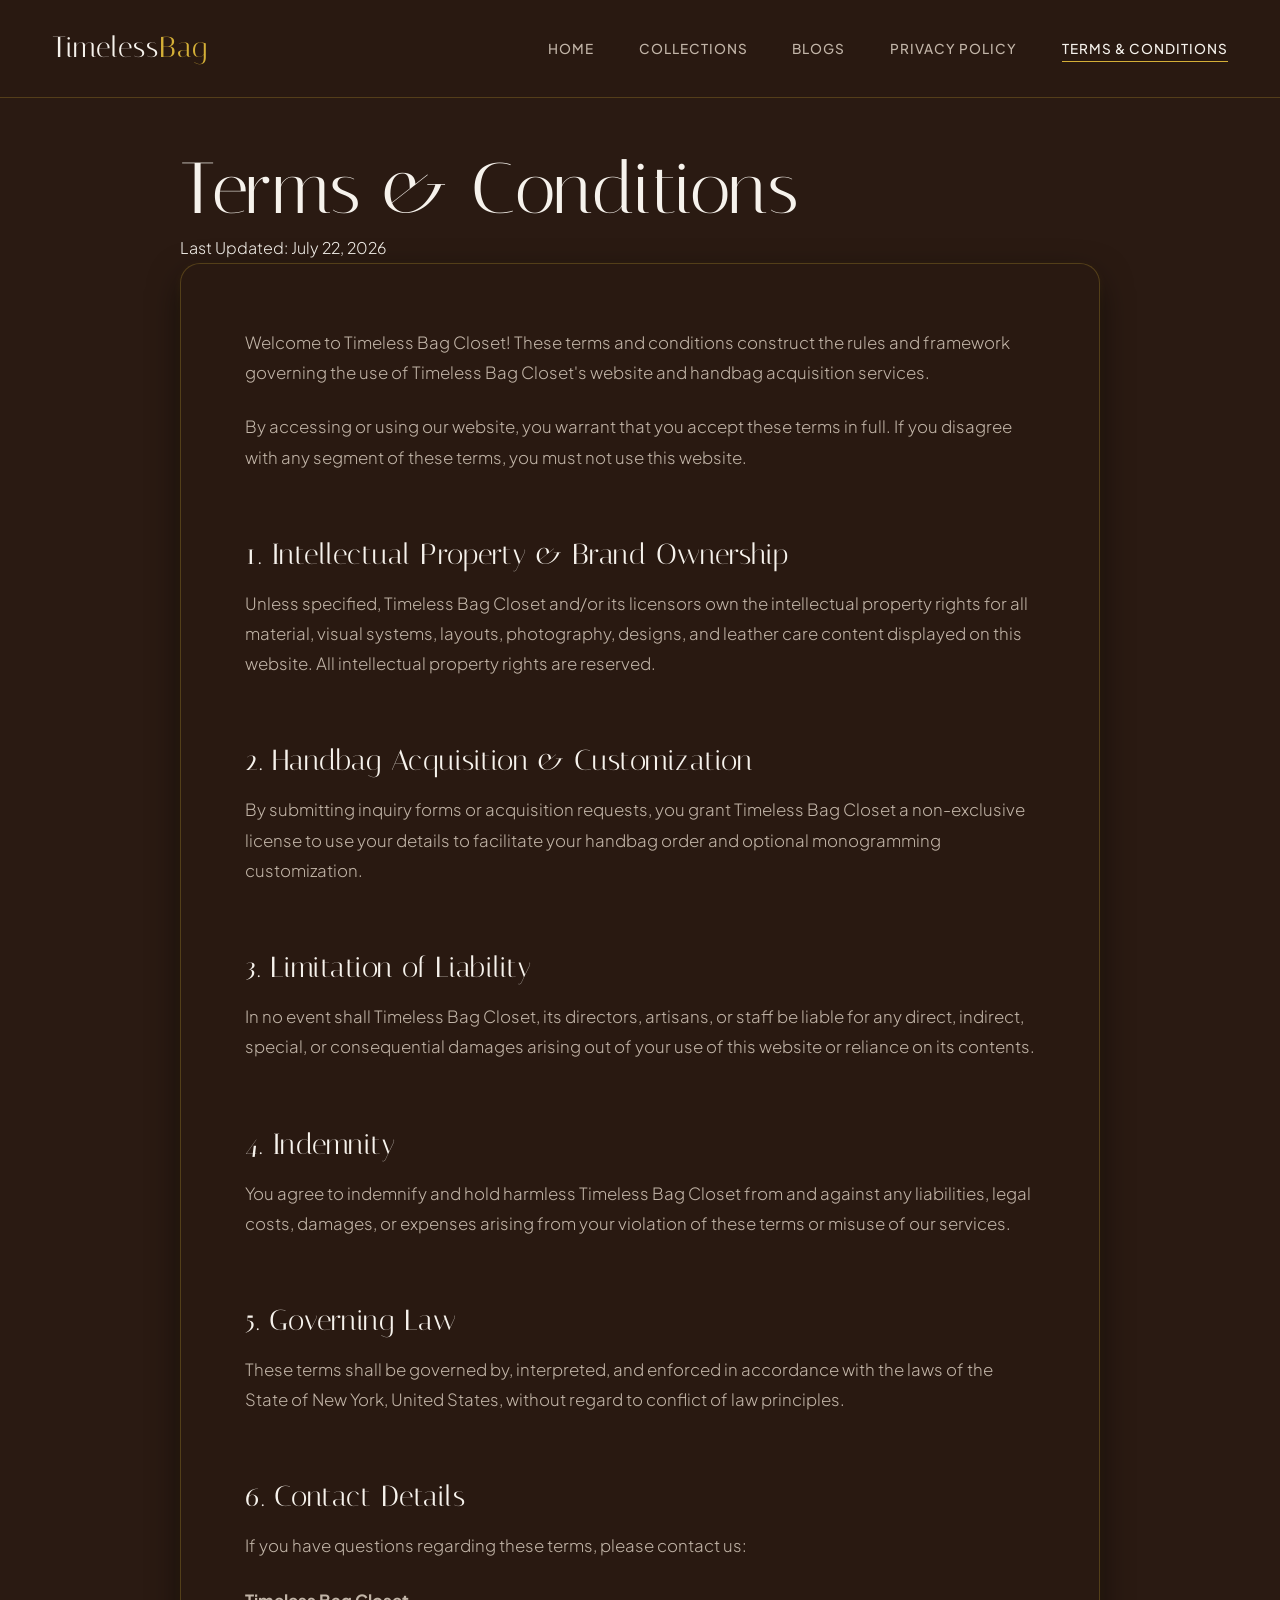
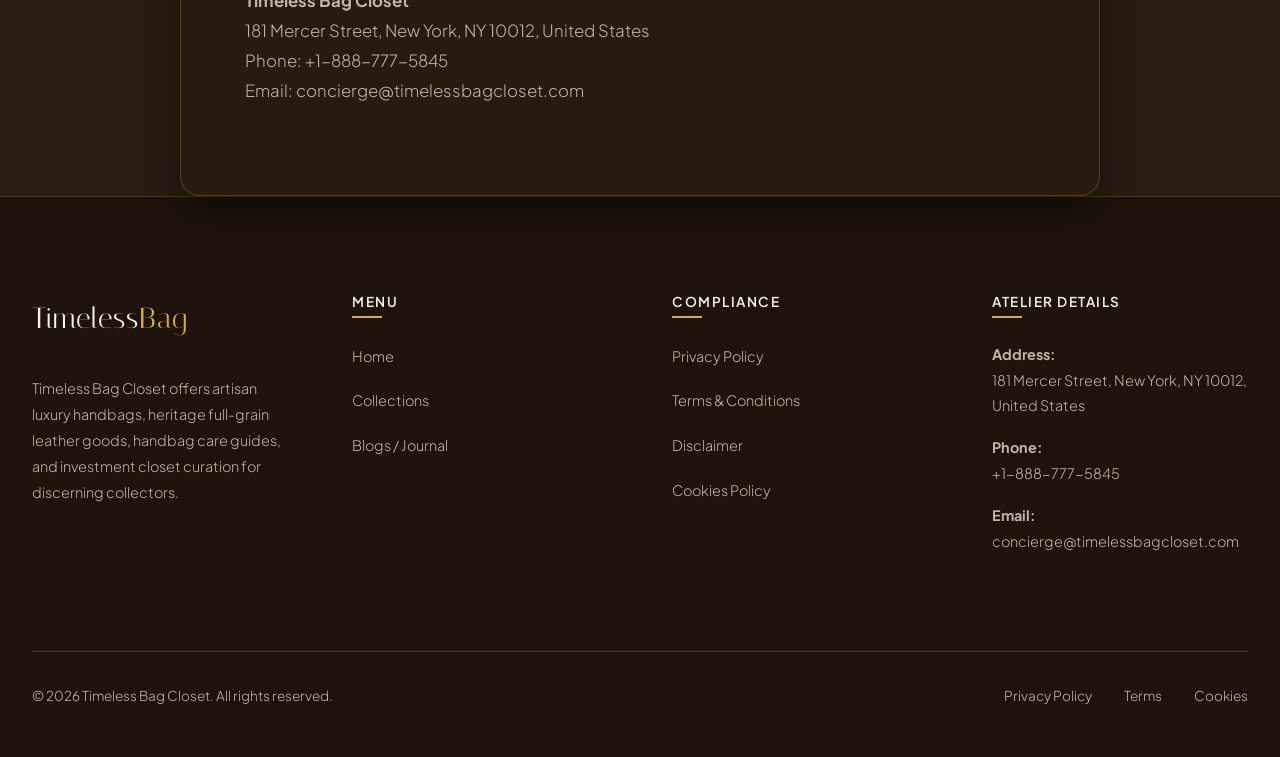
<file: terms.html>
<!DOCTYPE html>
<html lang="en">
<head>
    <!-- Google tag (gtag.js) -->
    <script async src="https://www.googletagmanager.com/gtag/js?id=G-0LY0HY7L01"></script>
    <script>
      window.dataLayer = window.dataLayer || [];
      function gtag(){dataLayer.push(arguments);}
      gtag('js', new Date());

      gtag('config', 'G-0LY0HY7L01');
    </script>
    <meta charset="UTF-8">
    <meta name="viewport" content="width=device-width, initial-scale=1.0">
    <meta name="description" content="Terms and Conditions for Timeless Bag Closet. Review site usage rules, intellectual property, and handbag acquisition terms.">
    <title>Terms & Conditions | Timeless Bag Closet</title>
    <link rel="stylesheet" href="style.css">
</head>
<body>

    <!-- Header Navigation -->
    <header>
        <nav class="navbar">
            <a href="index.php" class="logo">Timeless<span>Bag</span></a>
            <ul class="nav-links">
                <li><a href="index.php">Home</a></li>
                <li><a href="collections.html">Collections</a></li>
                <li><a href="blog/index.html">Blogs</a></li>
                <li><a href="privacy-policy.html">Privacy Policy</a></li>
                <li><a href="terms.html" class="active">Terms & Conditions</a></li>
            </ul>
            <button class="menu-btn" aria-label="Toggle Navigation">
                <span></span>
                <span></span>
                <span></span>
            </button>
        </nav>
    </header>

    <!-- Main Content Container -->
    <main class="compliance-page" style="margin: 0 auto;">
        <h1>Terms & Conditions</h1>
        <div class="meta-info">Last Updated: July 22, 2026</div>

        <div class="legal-content">
            <p>Welcome to Timeless Bag Closet! These terms and conditions construct the rules and framework governing the use of Timeless Bag Closet's website and handbag acquisition services.</p>
            
            <p>By accessing or using our website, you warrant that you accept these terms in full. If you disagree with any segment of these terms, you must not use this website.</p>

            <h2>1. Intellectual Property & Brand Ownership</h2>
            <p>Unless specified, Timeless Bag Closet and/or its licensors own the intellectual property rights for all material, visual systems, layouts, photography, designs, and leather care content displayed on this website. All intellectual property rights are reserved.</p>

            <h2>2. Handbag Acquisition & Customization</h2>
            <p>By submitting inquiry forms or acquisition requests, you grant Timeless Bag Closet a non-exclusive license to use your details to facilitate your handbag order and optional monogramming customization.</p>

            <h2>3. Limitation of Liability</h2>
            <p>In no event shall Timeless Bag Closet, its directors, artisans, or staff be liable for any direct, indirect, special, or consequential damages arising out of your use of this website or reliance on its contents.</p>

            <h2>4. Indemnity</h2>
            <p>You agree to indemnify and hold harmless Timeless Bag Closet from and against any liabilities, legal costs, damages, or expenses arising from your violation of these terms or misuse of our services.</p>

            <h2>5. Governing Law</h2>
            <p>These terms shall be governed by, interpreted, and enforced in accordance with the laws of the State of New York, United States, without regard to conflict of law principles.</p>

            <h2>6. Contact Details</h2>
            <p>If you have questions regarding these terms, please contact us:</p>
            <p>
                <strong>Timeless Bag Closet</strong><br>
                181 Mercer Street, New York, NY 10012, United States<br>
                Phone: +1-888-777-5845<br>
                Email: concierge@timelessbagcloset.com
            </p>
        </div>
    </main>

    <!-- Footer -->
    <footer>
        <div class="footer-container">
            <div class="footer-col" style="flex: 1.5;">
                <a href="index.php" class="logo" style="margin-bottom: 2rem; display: inline-block;">Timeless<span>Bag</span></a>
                <p>Timeless Bag Closet offers artisan luxury handbags, heritage full-grain leather goods, handbag care guides, and investment closet curation for discerning collectors.</p>
            </div>
            <div class="footer-col">
                <h4>Menu</h4>
                <ul>
                    <li><a href="index.php">Home</a></li>
                    <li><a href="collections.html">Collections</a></li>
                    <li><a href="blog/index.html">Blogs / Journal</a></li>
                </ul>
            </div>
            <div class="footer-col">
                <h4>Compliance</h4>
                <ul>
                    <li><a href="privacy-policy.html">Privacy Policy</a></li>
                    <li><a href="terms.html">Terms & Conditions</a></li>
                    <li><a href="disclaimer.html">Disclaimer</a></li>
                    <li><a href="cookies.html">Cookies Policy</a></li>
                </ul>
            </div>
            <div class="footer-col" style="flex: 1.2;">
                <h4>Atelier Details</h4>
                <p><strong>Address:</strong><br>181 Mercer Street, New York, NY 10012, United States</p>
                <p><strong>Phone:</strong><br>+1-888-777-5845</p>
                <p><strong>Email:</strong><br>concierge@timelessbagcloset.com</p>
            </div>
        </div>
        <div class="footer-bottom">
            <p>&copy; 2026 Timeless Bag Closet. All rights reserved.</p>
            <div class="footer-bottom-links">
                <a href="privacy-policy.html">Privacy Policy</a>
                <a href="terms.html">Terms</a>
                <a href="cookies.html">Cookies</a>
            </div>
        </div>
    </footer>

    <script src="script.js"></script>
</body>
</html>
</file>
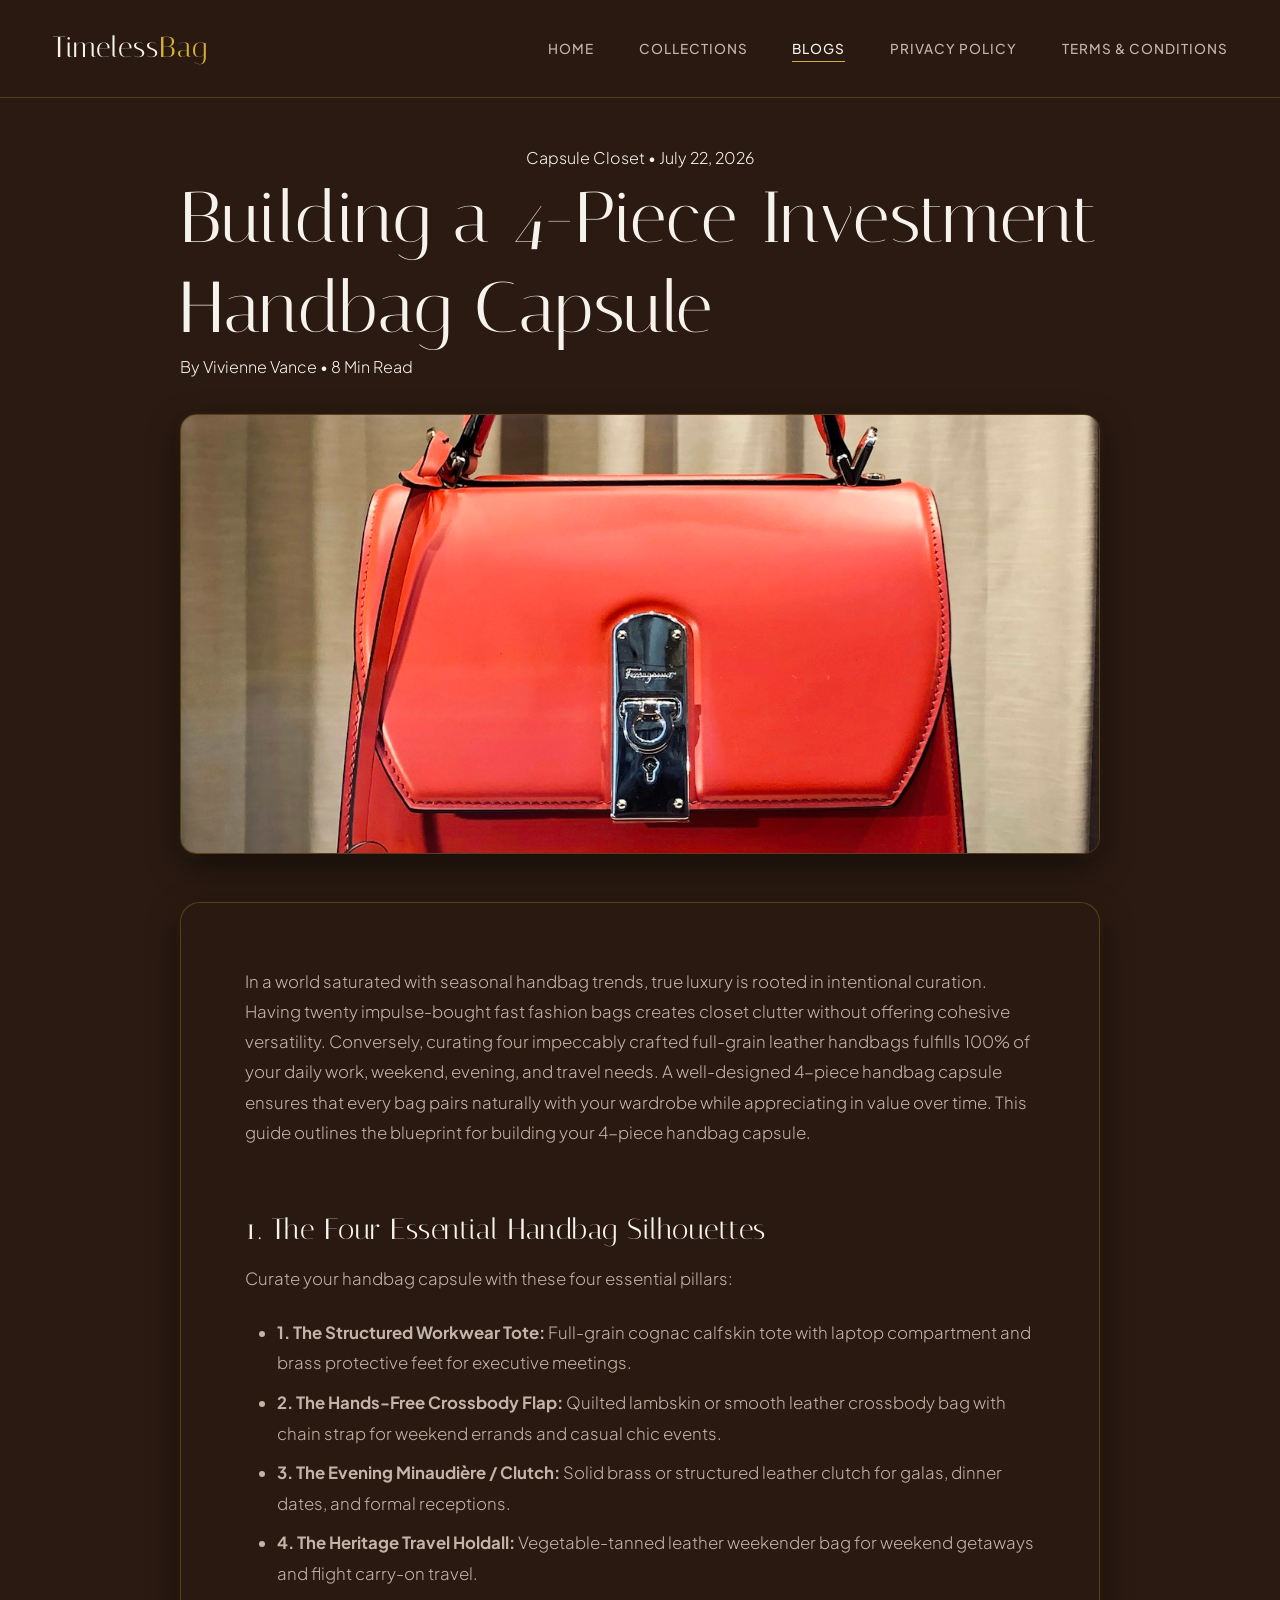
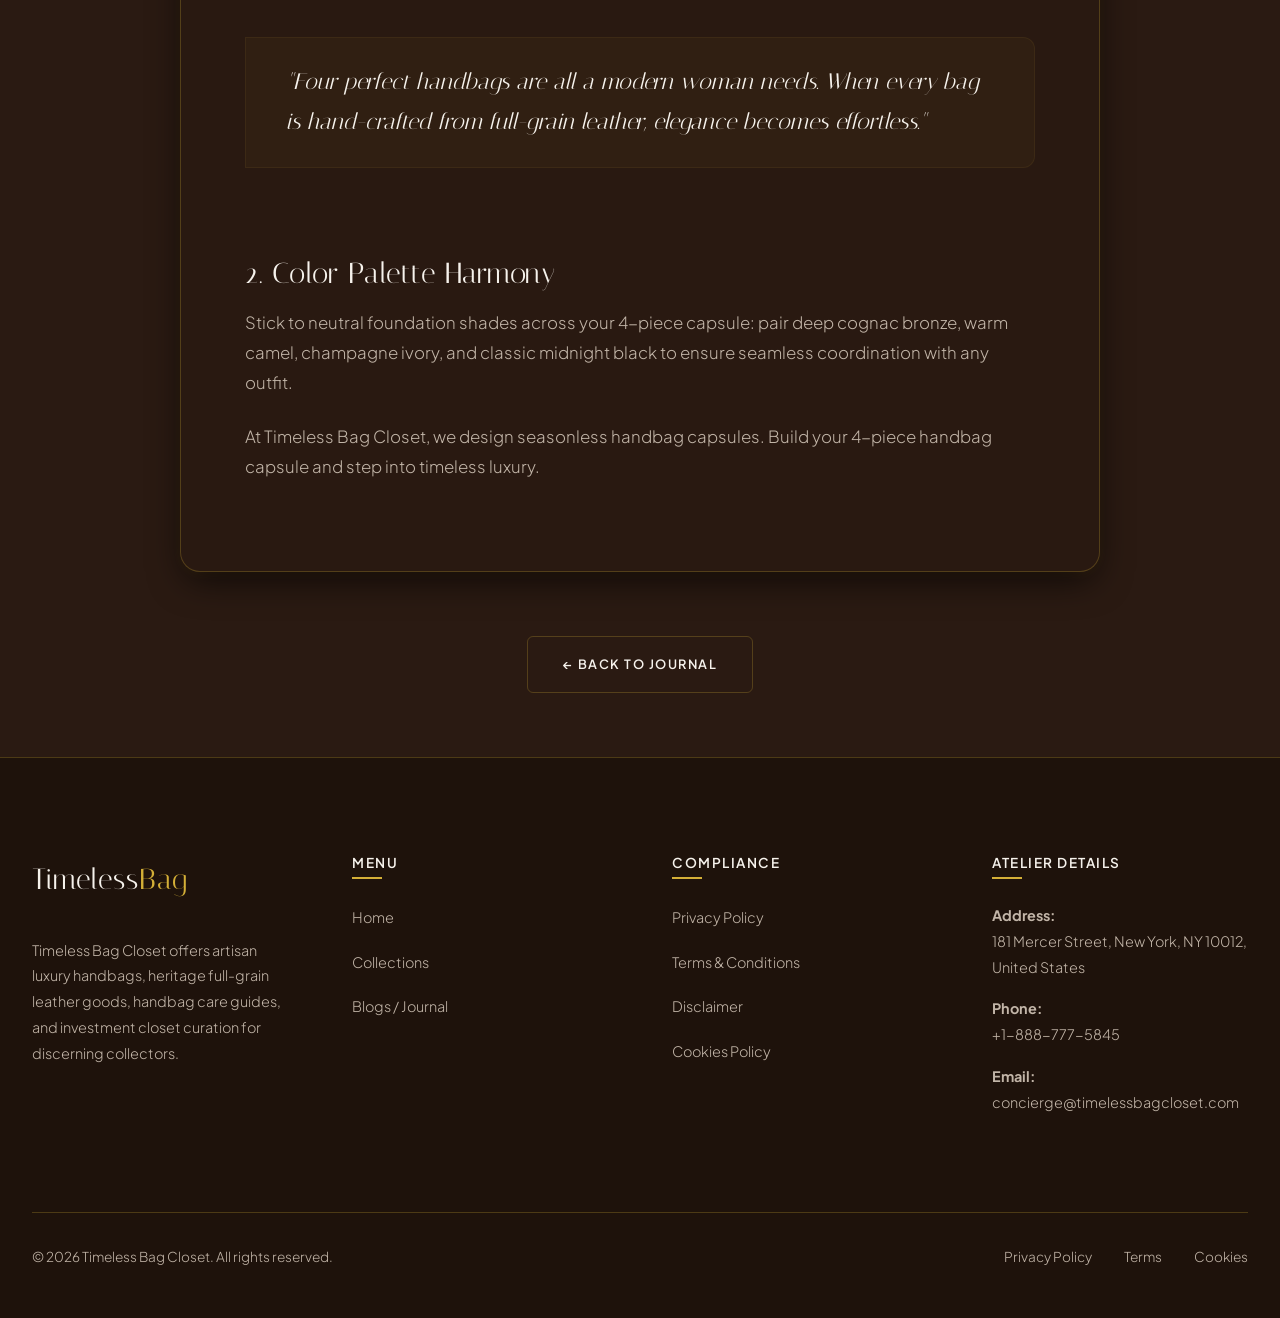
<file: blog/capsule-bag-wardrobe.html>
<!DOCTYPE html>
<html lang="en">
<head>
    <!-- Google tag (gtag.js) -->
    <script async src="https://www.googletagmanager.com/gtag/id=G-0LY0HY7L01"></script>
    <script>
      window.dataLayer = window.dataLayer || [];
      function gtag(){dataLayer.push(arguments);}
      gtag('js', new Date());

      gtag('config', 'G-0LY0HY7L01');
    </script>
    <meta charset="UTF-8">
    <meta name="viewport" content="width=device-width, initial-scale=1.0">
    <meta name="description" content="Discover how to build a 4-piece investment handbag capsule wardrobe. Everyday tote, crossbody flap, minaudière clutch, and travel holdall.">
    <title>Building a 4-Piece Investment Handbag Capsule | Timeless Bag Closet</title>
    <link rel="stylesheet" href="../style.css">
</head>
<body>

    <!-- Header Navigation -->
    <header>
        <nav class="navbar">
            <a href="../index.php" class="logo">Timeless<span>Bag</span></a>
            <ul class="nav-links">
                <li><a href="../index.php">Home</a></li>
                <li><a href="../collections.html">Collections</a></li>
                <li><a href="index.html" class="active">Blogs</a></li>
                <li><a href="../privacy-policy.html">Privacy Policy</a></li>
                <li><a href="../terms.html">Terms & Conditions</a></li>
            </ul>
            <button class="menu-btn" aria-label="Toggle Navigation">
                <span></span>
                <span></span>
                <span></span>
            </button>
        </nav>
    </header>

    <!-- Main Content -->
    <main class="blog-page" style="margin: 0 auto;">
        <div class="blog-meta" style="text-align: center;">Capsule Closet &bull; July 22, 2026</div>
        <h1>Building a 4-Piece Investment Handbag Capsule</h1>
        <div class="meta-info">By Vivienne Vance &bull; 8 Min Read</div>

        <div class="blog-featured-img">
            <img src="../img/hero_tote.jpg" alt="Building a 4-piece investment handbag capsule wardrobe" loading="lazy">
        </div>

        <div class="blog-content">
            <p>In a world saturated with seasonal handbag trends, true luxury is rooted in intentional curation. Having twenty impulse-bought fast fashion bags creates closet clutter without offering cohesive versatility. Conversely, curating four impeccably crafted full-grain leather handbags fulfills 100% of your daily work, weekend, evening, and travel needs. A well-designed 4-piece handbag capsule ensures that every bag pairs naturally with your wardrobe while appreciating in value over time. This guide outlines the blueprint for building your 4-piece handbag capsule.</p>

            <h2>1. The Four Essential Handbag Silhouettes</h2>
            <p>Curate your handbag capsule with these four essential pillars:
            <ul>
                <li><strong>1. The Structured Workwear Tote:</strong> Full-grain cognac calfskin tote with laptop compartment and brass protective feet for executive meetings.</li>
                <li><strong>2. The Hands-Free Crossbody Flap:</strong> Quilted lambskin or smooth leather crossbody bag with chain strap for weekend errands and casual chic events.</li>
                <li><strong>3. The Evening Minaudière / Clutch:</strong> Solid brass or structured leather clutch for galas, dinner dates, and formal receptions.</li>
                <li><strong>4. The Heritage Travel Holdall:</strong> Vegetable-tanned leather weekender bag for weekend getaways and flight carry-on travel.</li>
            </ul>
            </p>

            <blockquote>
                "Four perfect handbags are all a modern woman needs. When every bag is hand-crafted from full-grain leather, elegance becomes effortless."
            </blockquote>

            <h2>2. Color Palette Harmony</h2>
            <p>Stick to neutral foundation shades across your 4-piece capsule: pair deep cognac bronze, warm camel, champagne ivory, and classic midnight black to ensure seamless coordination with any outfit.</p>

            <p>At Timeless Bag Closet, we design seasonless handbag capsules. Build your 4-piece handbag capsule and step into timeless luxury.</p>
        </div>
        
        <div style="text-align: center; margin: 4rem 0;">
            <a href="index.html" class="btn btn-secondary">&larr; Back to Journal</a>
        </div>
    </main>

    <!-- Footer -->
    <footer>
        <div class="footer-container">
            <div class="footer-col" style="flex: 1.5;">
                <a href="../index.php" class="logo" style="margin-bottom: 2rem; display: inline-block;">Timeless<span>Bag</span></a>
                <p>Timeless Bag Closet offers artisan luxury handbags, heritage full-grain leather goods, handbag care guides, and investment closet curation for discerning collectors.</p>
            </div>
            <div class="footer-col">
                <h4>Menu</h4>
                <ul>
                    <li><a href="../index.php">Home</a></li>
                    <li><a href="../collections.html">Collections</a></li>
                    <li><a href="index.html">Blogs / Journal</a></li>
                </ul>
            </div>
            <div class="footer-col">
                <h4>Compliance</h4>
                <ul>
                    <li><a href="../privacy-policy.html">Privacy Policy</a></li>
                    <li><a href="../terms.html">Terms & Conditions</a></li>
                    <li><a href="../disclaimer.html">Disclaimer</a></li>
                    <li><a href="../cookies.html">Cookies Policy</a></li>
                </ul>
            </div>
            <div class="footer-col" style="flex: 1.2;">
                <h4>Atelier Details</h4>
                <p><strong>Address:</strong><br>181 Mercer Street, New York, NY 10012, United States</p>
                <p><strong>Phone:</strong><br>+1-888-777-5845</p>
                <p><strong>Email:</strong><br>concierge@timelessbagcloset.com</p>
            </div>
        </div>
        <div class="footer-bottom">
            <p>&copy; 2026 Timeless Bag Closet. All rights reserved.</p>
            <div class="footer-bottom-links">
                <a href="../privacy-policy.html">Privacy Policy</a>
                <a href="../terms.html">Terms</a>
                <a href="../cookies.html">Cookies</a>
            </div>
        </div>
    </footer>

    <script src="../script.js"></script>
</body>
</html>
</file>
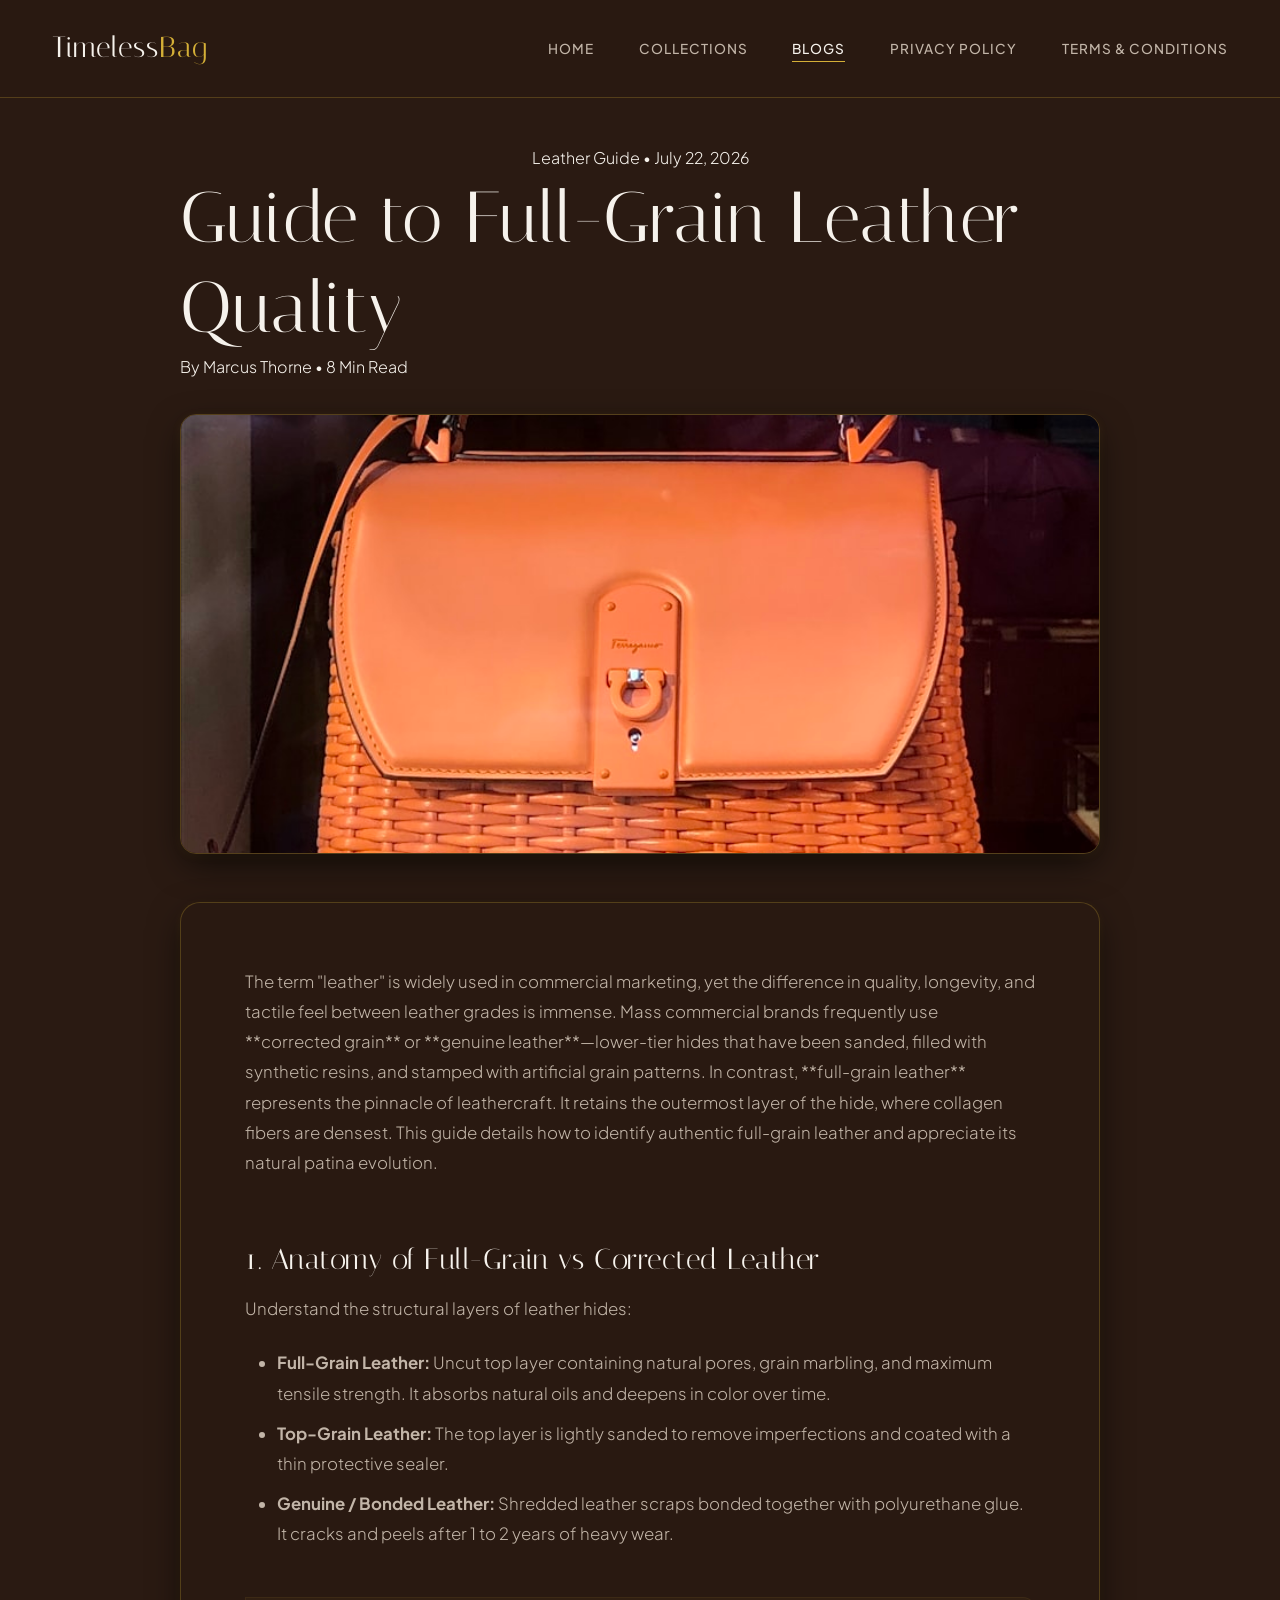
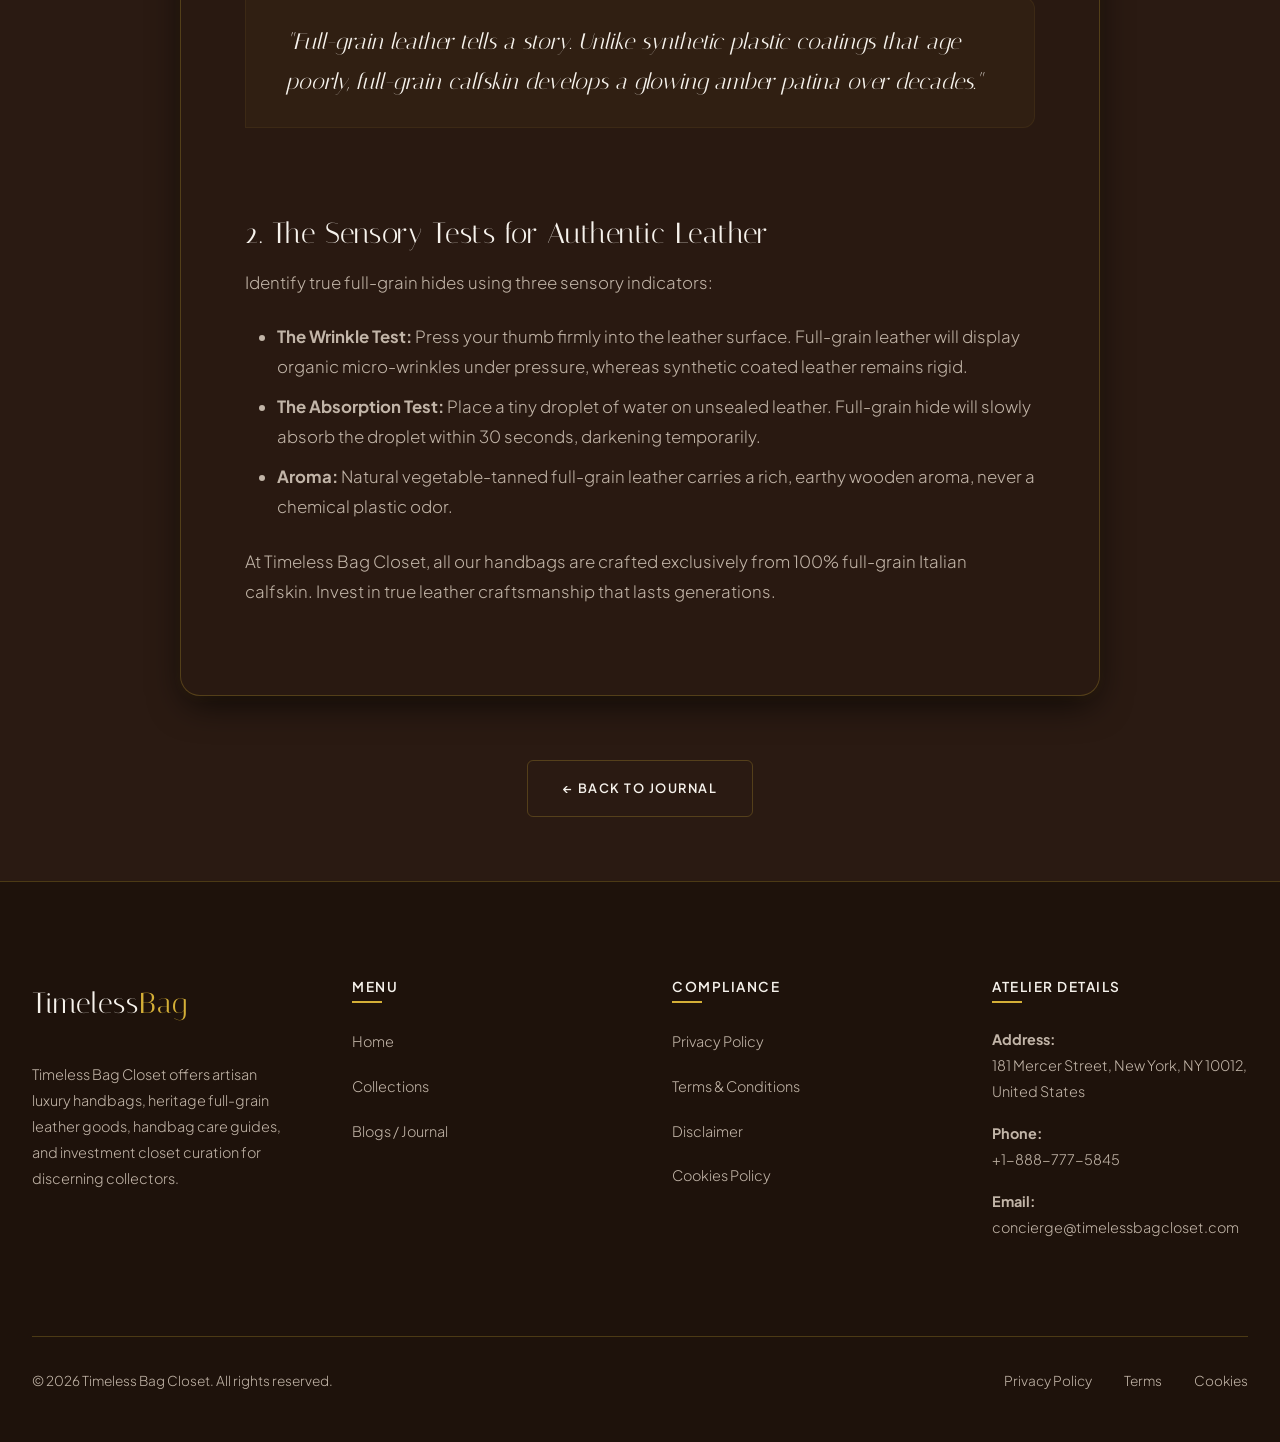
<file: blog/full-grain-guide.html>
<!DOCTYPE html>
<html lang="en">
<head>
    <!-- Google tag (gtag.js) -->
    <script async src="https://www.googletagmanager.com/gtag/js?id=G-0LY0HY7L01"></script>
    <script>
      window.dataLayer = window.dataLayer || [];
      function gtag(){dataLayer.push(arguments);}
      gtag('js', new Date());

      gtag('config', 'G-0LY0HY7L01');
    </script>
    <meta charset="UTF-8">
    <meta name="viewport" content="width=device-width, initial-scale=1.0">
    <meta name="description" content="Discover the ultimate guide to full-grain leather quality. Learn about grain density, natural marbling, and patina evolution over time.">
    <title>Guide to Full-Grain Leather Quality | Timeless Bag Closet</title>
    <link rel="stylesheet" href="../style.css">
</head>
<body>

    <!-- Header Navigation -->
    <header>
        <nav class="navbar">
            <a href="../index.php" class="logo">Timeless<span>Bag</span></a>
            <ul class="nav-links">
                <li><a href="../index.php">Home</a></li>
                <li><a href="../collections.html">Collections</a></li>
                <li><a href="index.html" class="active">Blogs</a></li>
                <li><a href="../privacy-policy.html">Privacy Policy</a></li>
                <li><a href="../terms.html">Terms & Conditions</a></li>
            </ul>
            <button class="menu-btn" aria-label="Toggle Navigation">
                <span></span>
                <span></span>
                <span></span>
            </button>
        </nav>
    </header>

    <!-- Main Content -->
    <main class="blog-page" style="margin: 0 auto;">
        <div class="blog-meta" style="text-align: center;">Leather Guide &bull; July 22, 2026</div>
        <h1>Guide to Full-Grain Leather Quality</h1>
        <div class="meta-info">By Marcus Thorne &bull; 8 Min Read</div>

        <div class="blog-featured-img">
            <img src="../img/journal1.jpg" alt="Guide to full grain leather quality detail" loading="lazy">
        </div>

        <div class="blog-content">
            <p>The term "leather" is widely used in commercial marketing, yet the difference in quality, longevity, and tactile feel between leather grades is immense. Mass commercial brands frequently use **corrected grain** or **genuine leather**—lower-tier hides that have been sanded, filled with synthetic resins, and stamped with artificial grain patterns. In contrast, **full-grain leather** represents the pinnacle of leathercraft. It retains the outermost layer of the hide, where collagen fibers are densest. This guide details how to identify authentic full-grain leather and appreciate its natural patina evolution.</p>

            <h2>1. Anatomy of Full-Grain vs Corrected Leather</h2>
            <p>Understand the structural layers of leather hides:
            <ul>
                <li><strong>Full-Grain Leather:</strong> Uncut top layer containing natural pores, grain marbling, and maximum tensile strength. It absorbs natural oils and deepens in color over time.</li>
                <li><strong>Top-Grain Leather:</strong> The top layer is lightly sanded to remove imperfections and coated with a thin protective sealer.</li>
                <li><strong>Genuine / Bonded Leather:</strong> Shredded leather scraps bonded together with polyurethane glue. It cracks and peels after 1 to 2 years of heavy wear.</li>
            </ul>
            </p>

            <blockquote>
                "Full-grain leather tells a story. Unlike synthetic plastic coatings that age poorly, full-grain calfskin develops a glowing amber patina over decades."
            </blockquote>

            <h2>2. The Sensory Tests for Authentic Leather</h2>
            <p>Identify true full-grain hides using three sensory indicators:
            <ul>
                <li><strong>The Wrinkle Test:</strong> Press your thumb firmly into the leather surface. Full-grain leather will display organic micro-wrinkles under pressure, whereas synthetic coated leather remains rigid.</li>
                <li><strong>The Absorption Test:</strong> Place a tiny droplet of water on unsealed leather. Full-grain hide will slowly absorb the droplet within 30 seconds, darkening temporarily.</li>
                <li><strong>Aroma:</strong> Natural vegetable-tanned full-grain leather carries a rich, earthy wooden aroma, never a chemical plastic odor.</li>
            </ul>
            </p>

            <p>At Timeless Bag Closet, all our handbags are crafted exclusively from 100% full-grain Italian calfskin. Invest in true leather craftsmanship that lasts generations.</p>
        </div>
        
        <div style="text-align: center; margin: 4rem 0;">
            <a href="index.html" class="btn btn-secondary">&larr; Back to Journal</a>
        </div>
    </main>

    <!-- Footer -->
    <footer>
        <div class="footer-container">
            <div class="footer-col" style="flex: 1.5;">
                <a href="../index.php" class="logo" style="margin-bottom: 2rem; display: inline-block;">Timeless<span>Bag</span></a>
                <p>Timeless Bag Closet offers artisan luxury handbags, heritage full-grain leather goods, handbag care guides, and investment closet curation for discerning collectors.</p>
            </div>
            <div class="footer-col">
                <h4>Menu</h4>
                <ul>
                    <li><a href="../index.php">Home</a></li>
                    <li><a href="../collections.html">Collections</a></li>
                    <li><a href="index.html">Blogs / Journal</a></li>
                </ul>
            </div>
            <div class="footer-col">
                <h4>Compliance</h4>
                <ul>
                    <li><a href="../privacy-policy.html">Privacy Policy</a></li>
                    <li><a href="../terms.html">Terms & Conditions</a></li>
                    <li><a href="../disclaimer.html">Disclaimer</a></li>
                    <li><a href="../cookies.html">Cookies Policy</a></li>
                </ul>
            </div>
            <div class="footer-col" style="flex: 1.2;">
                <h4>Atelier Details</h4>
                <p><strong>Address:</strong><br>181 Mercer Street, New York, NY 10012, United States</p>
                <p><strong>Phone:</strong><br>+1-888-777-5845</p>
                <p><strong>Email:</strong><br>concierge@timelessbagcloset.com</p>
            </div>
        </div>
        <div class="footer-bottom">
            <p>&copy; 2026 Timeless Bag Closet. All rights reserved.</p>
            <div class="footer-bottom-links">
                <a href="../privacy-policy.html">Privacy Policy</a>
                <a href="../terms.html">Terms</a>
                <a href="../cookies.html">Cookies</a>
            </div>
        </div>
    </footer>

    <script src="../script.js"></script>
</body>
</html>
</file>
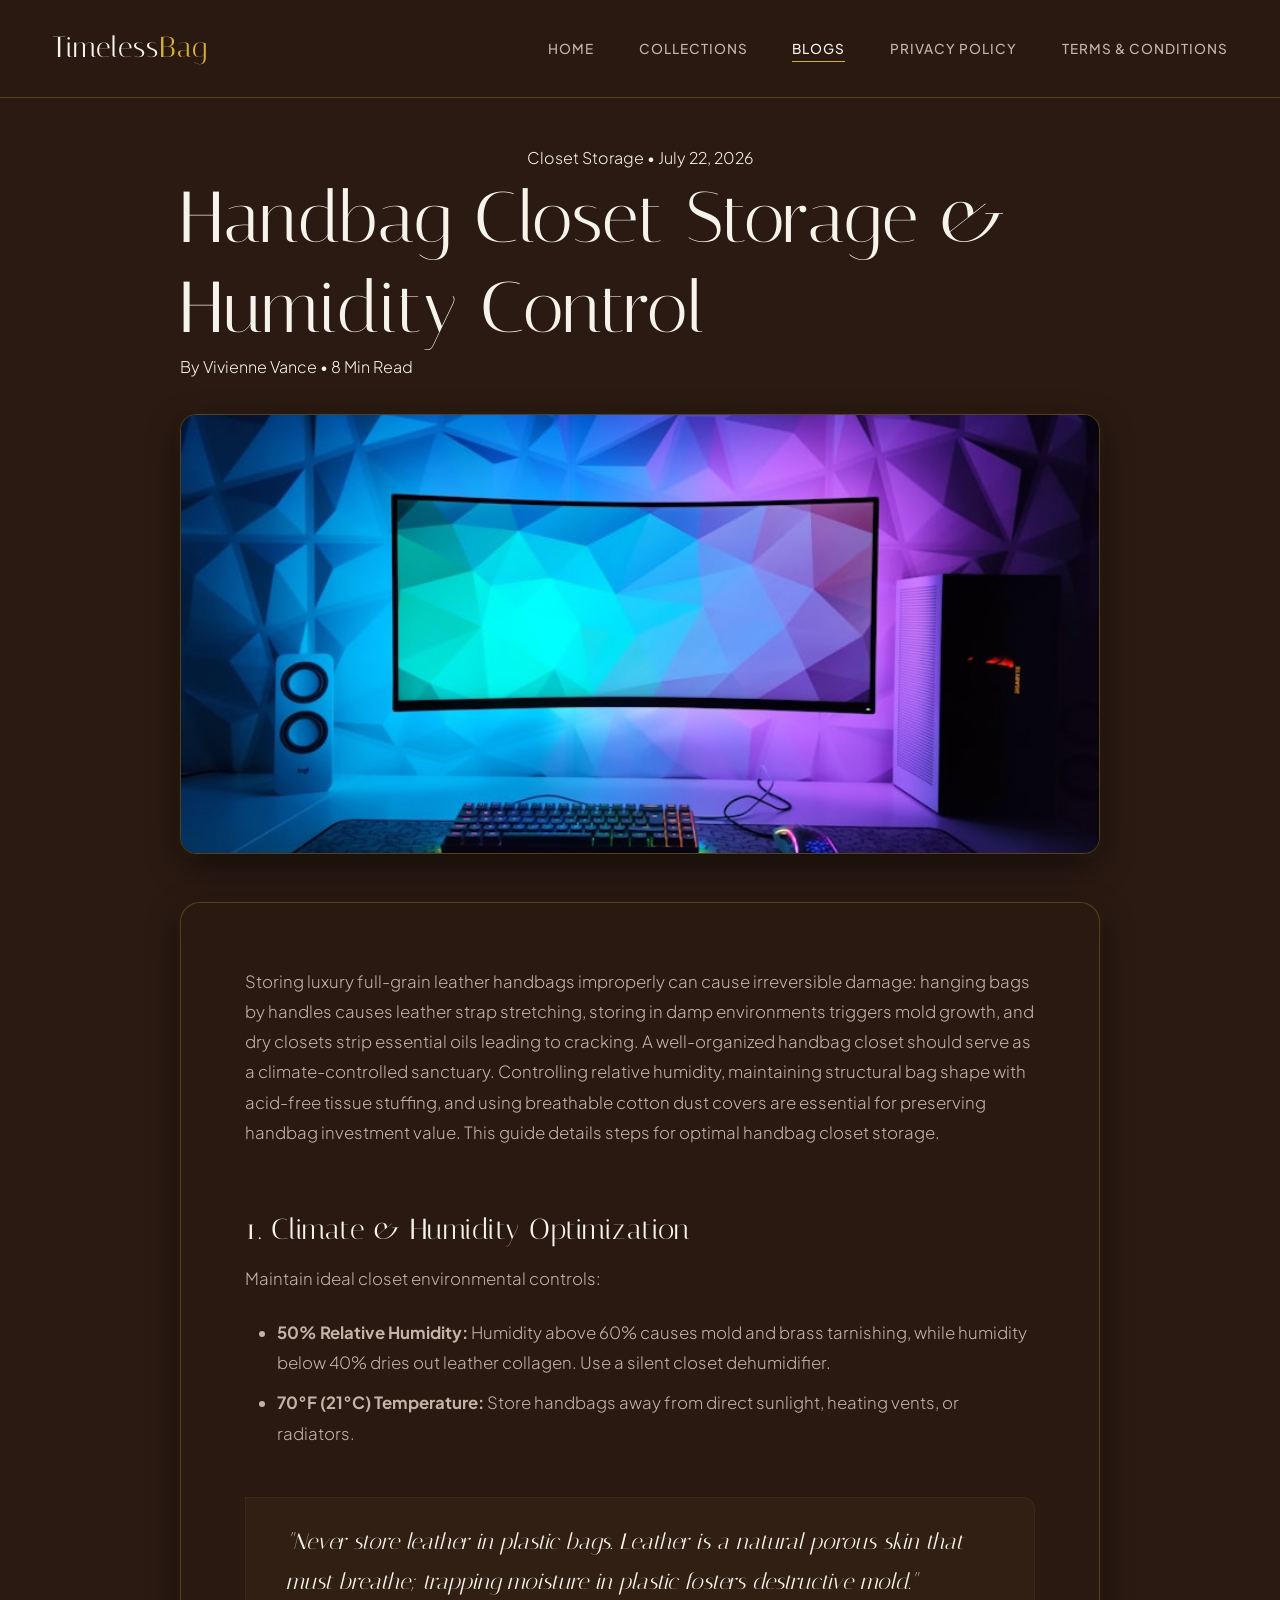
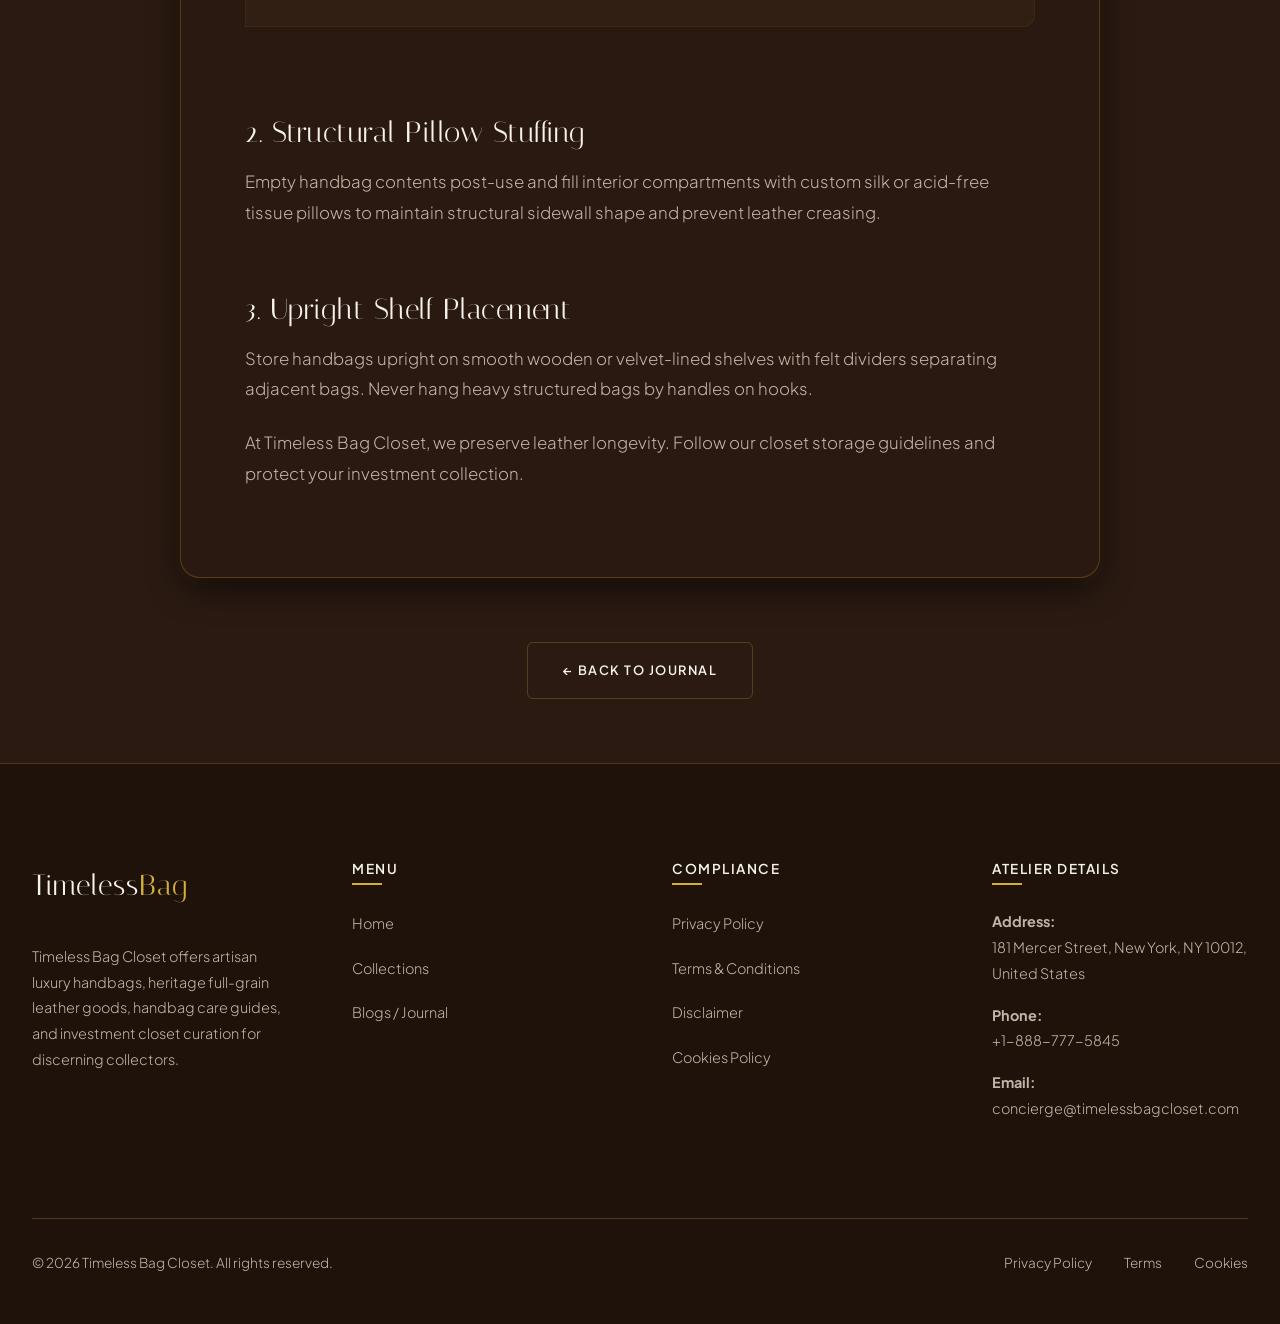
<file: blog/handbag-closet-storage.html>
<!DOCTYPE html>
<html lang="en">
<head>
    <!-- Google tag (gtag.js) -->
    <script async src="https://www.googletagmanager.com/gtag/js?id=G-0LY0HY7L01"></script>
    <script>
      window.dataLayer = window.dataLayer || [];
      function gtag(){dataLayer.push(arguments);}
      gtag('js', new Date());

      gtag('config', 'G-0LY0HY7L01');
    </script>
    <meta charset="UTF-8">
    <meta name="viewport" content="width=device-width, initial-scale=1.0">
    <meta name="description" content="Discover perfect handbag closet storage and humidity control techniques. Learn about 50% relative humidity, acid-free stuffing, and breathable dust bags.">
    <title>Handbag Closet Storage & Humidity Control | Timeless Bag Closet</title>
    <link rel="stylesheet" href="../style.css">
</head>
<body>

    <!-- Header Navigation -->
    <header>
        <nav class="navbar">
            <a href="../index.php" class="logo">Timeless<span>Bag</span></a>
            <ul class="nav-links">
                <li><a href="../index.php">Home</a></li>
                <li><a href="../collections.html">Collections</a></li>
                <li><a href="index.html" class="active">Blogs</a></li>
                <li><a href="../privacy-policy.html">Privacy Policy</a></li>
                <li><a href="../terms.html">Terms & Conditions</a></li>
            </ul>
            <button class="menu-btn" aria-label="Toggle Navigation">
                <span></span>
                <span></span>
                <span></span>
            </button>
        </nav>
    </header>

    <!-- Main Content -->
    <main class="blog-page" style="margin: 0 auto;">
        <div class="blog-meta" style="text-align: center;">Closet Storage &bull; July 22, 2026</div>
        <h1>Handbag Closet Storage & Humidity Control</h1>
        <div class="meta-info">By Vivienne Vance &bull; 8 Min Read</div>

        <div class="blog-featured-img">
            <img src="../img/audit.jpg" alt="Handbag closet organization detail" loading="lazy">
        </div>

        <div class="blog-content">
            <p>Storing luxury full-grain leather handbags improperly can cause irreversible damage: hanging bags by handles causes leather strap stretching, storing in damp environments triggers mold growth, and dry closets strip essential oils leading to cracking. A well-organized handbag closet should serve as a climate-controlled sanctuary. Controlling relative humidity, maintaining structural bag shape with acid-free tissue stuffing, and using breathable cotton dust covers are essential for preserving handbag investment value. This guide details steps for optimal handbag closet storage.</p>

            <h2>1. Climate & Humidity Optimization</h2>
            <p>Maintain ideal closet environmental controls:
            <ul>
                <li><strong>50% Relative Humidity:</strong> Humidity above 60% causes mold and brass tarnishing, while humidity below 40% dries out leather collagen. Use a silent closet dehumidifier.</li>
                <li><strong>70°F (21°C) Temperature:</strong> Store handbags away from direct sunlight, heating vents, or radiators.</li>
            </ul>
            </p>

            <blockquote>
                "Never store leather in plastic bags. Leather is a natural porous skin that must breathe; trapping moisture in plastic fosters destructive mold."
            </blockquote>

            <h2>2. Structural Pillow Stuffing</h2>
            <p>Empty handbag contents post-use and fill interior compartments with custom silk or acid-free tissue pillows to maintain structural sidewall shape and prevent leather creasing.</p>

            <h2>3. Upright Shelf Placement</h2>
            <p>Store handbags upright on smooth wooden or velvet-lined shelves with felt dividers separating adjacent bags. Never hang heavy structured bags by handles on hooks.</p>

            <p>At Timeless Bag Closet, we preserve leather longevity. Follow our closet storage guidelines and protect your investment collection.</p>
        </div>
        
        <div style="text-align: center; margin: 4rem 0;">
            <a href="index.html" class="btn btn-secondary">&larr; Back to Journal</a>
        </div>
    </main>

    <!-- Footer -->
    <footer>
        <div class="footer-container">
            <div class="footer-col" style="flex: 1.5;">
                <a href="../index.php" class="logo" style="margin-bottom: 2rem; display: inline-block;">Timeless<span>Bag</span></a>
                <p>Timeless Bag Closet offers artisan luxury handbags, heritage full-grain leather goods, handbag care guides, and investment closet curation for discerning collectors.</p>
            </div>
            <div class="footer-col">
                <h4>Menu</h4>
                <ul>
                    <li><a href="../index.php">Home</a></li>
                    <li><a href="../collections.html">Collections</a></li>
                    <li><a href="index.html">Blogs / Journal</a></li>
                </ul>
            </div>
            <div class="footer-col">
                <h4>Compliance</h4>
                <ul>
                    <li><a href="../privacy-policy.html">Privacy Policy</a></li>
                    <li><a href="../terms.html">Terms & Conditions</a></li>
                    <li><a href="../disclaimer.html">Disclaimer</a></li>
                    <li><a href="../cookies.html">Cookies Policy</a></li>
                </ul>
            </div>
            <div class="footer-col" style="flex: 1.2;">
                <h4>Atelier Details</h4>
                <p><strong>Address:</strong><br>181 Mercer Street, New York, NY 10012, United States</p>
                <p><strong>Phone:</strong><br>+1-888-777-5845</p>
                <p><strong>Email:</strong><br>concierge@timelessbagcloset.com</p>
            </div>
        </div>
        <div class="footer-bottom">
            <p>&copy; 2026 Timeless Bag Closet. All rights reserved.</p>
            <div class="footer-bottom-links">
                <a href="../privacy-policy.html">Privacy Policy</a>
                <a href="../terms.html">Terms</a>
                <a href="../cookies.html">Cookies</a>
            </div>
        </div>
    </footer>

    <script src="../script.js"></script>
</body>
</html>
</file>
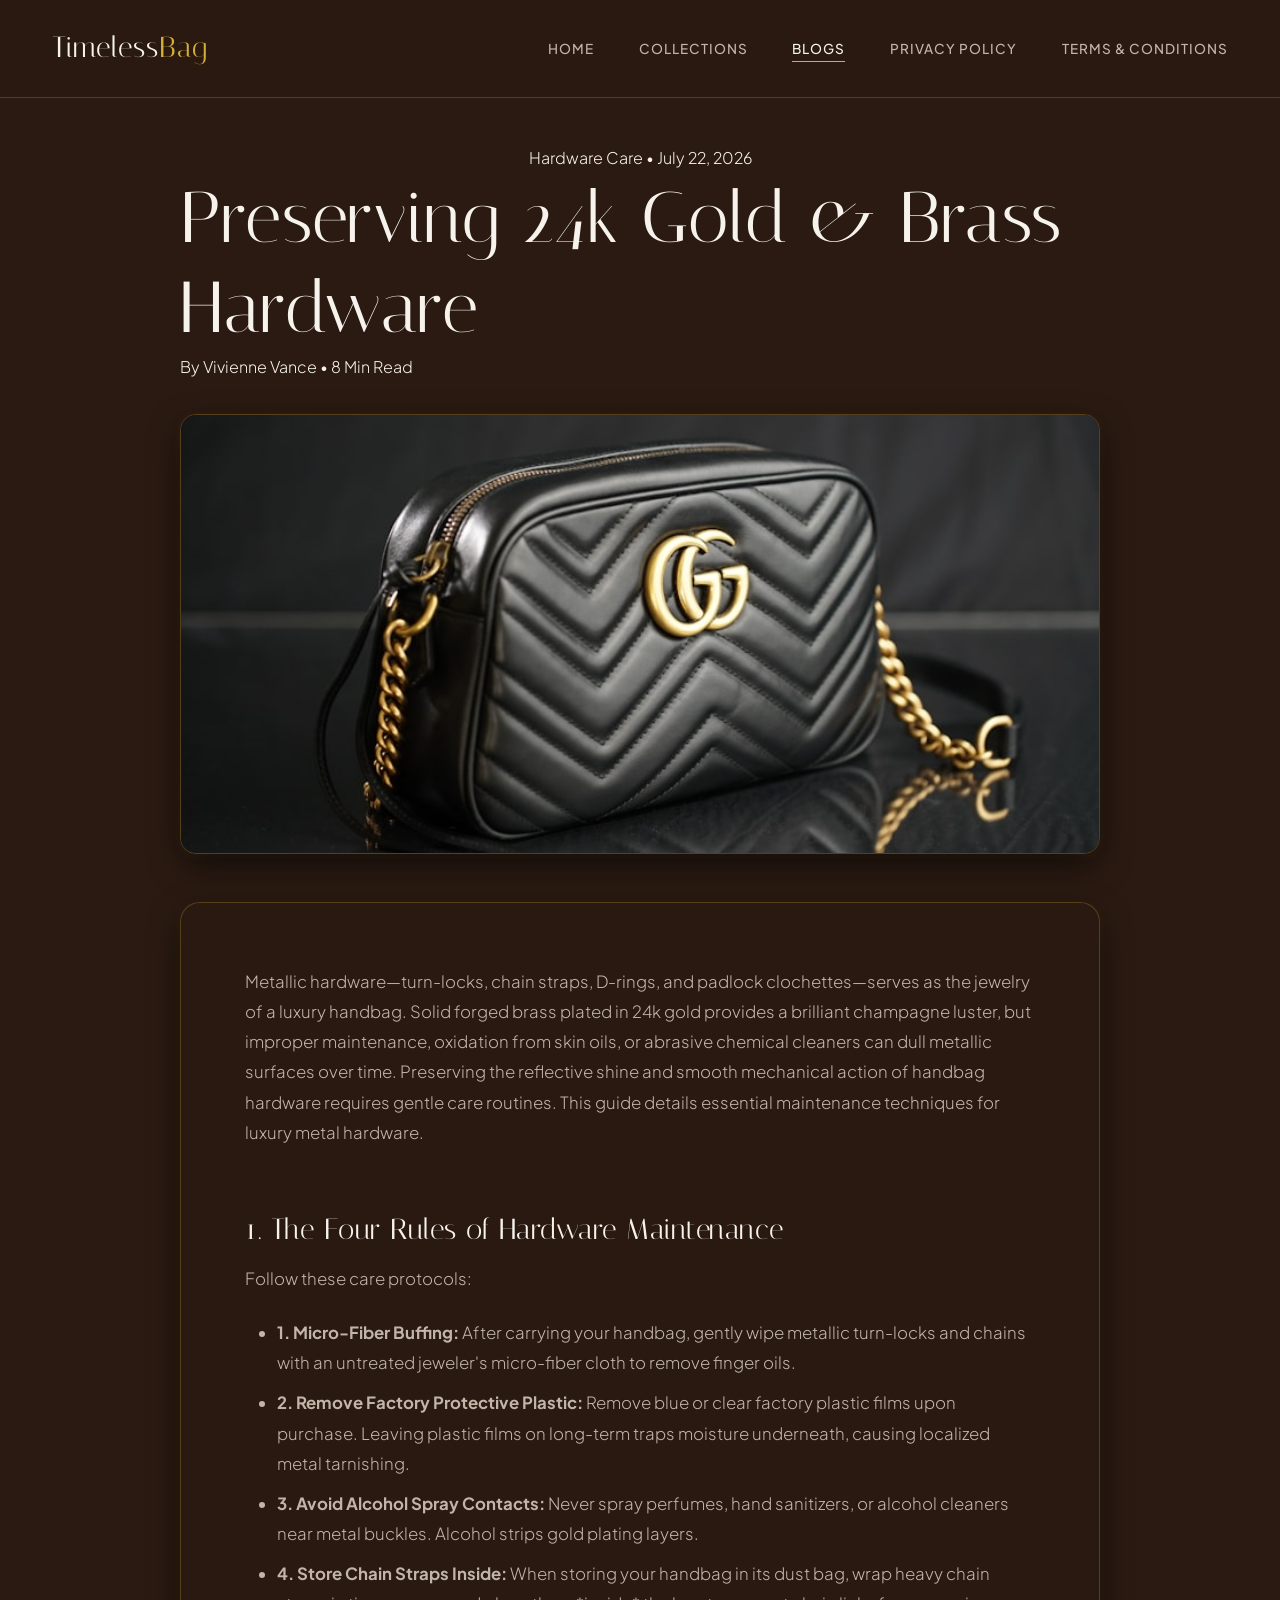
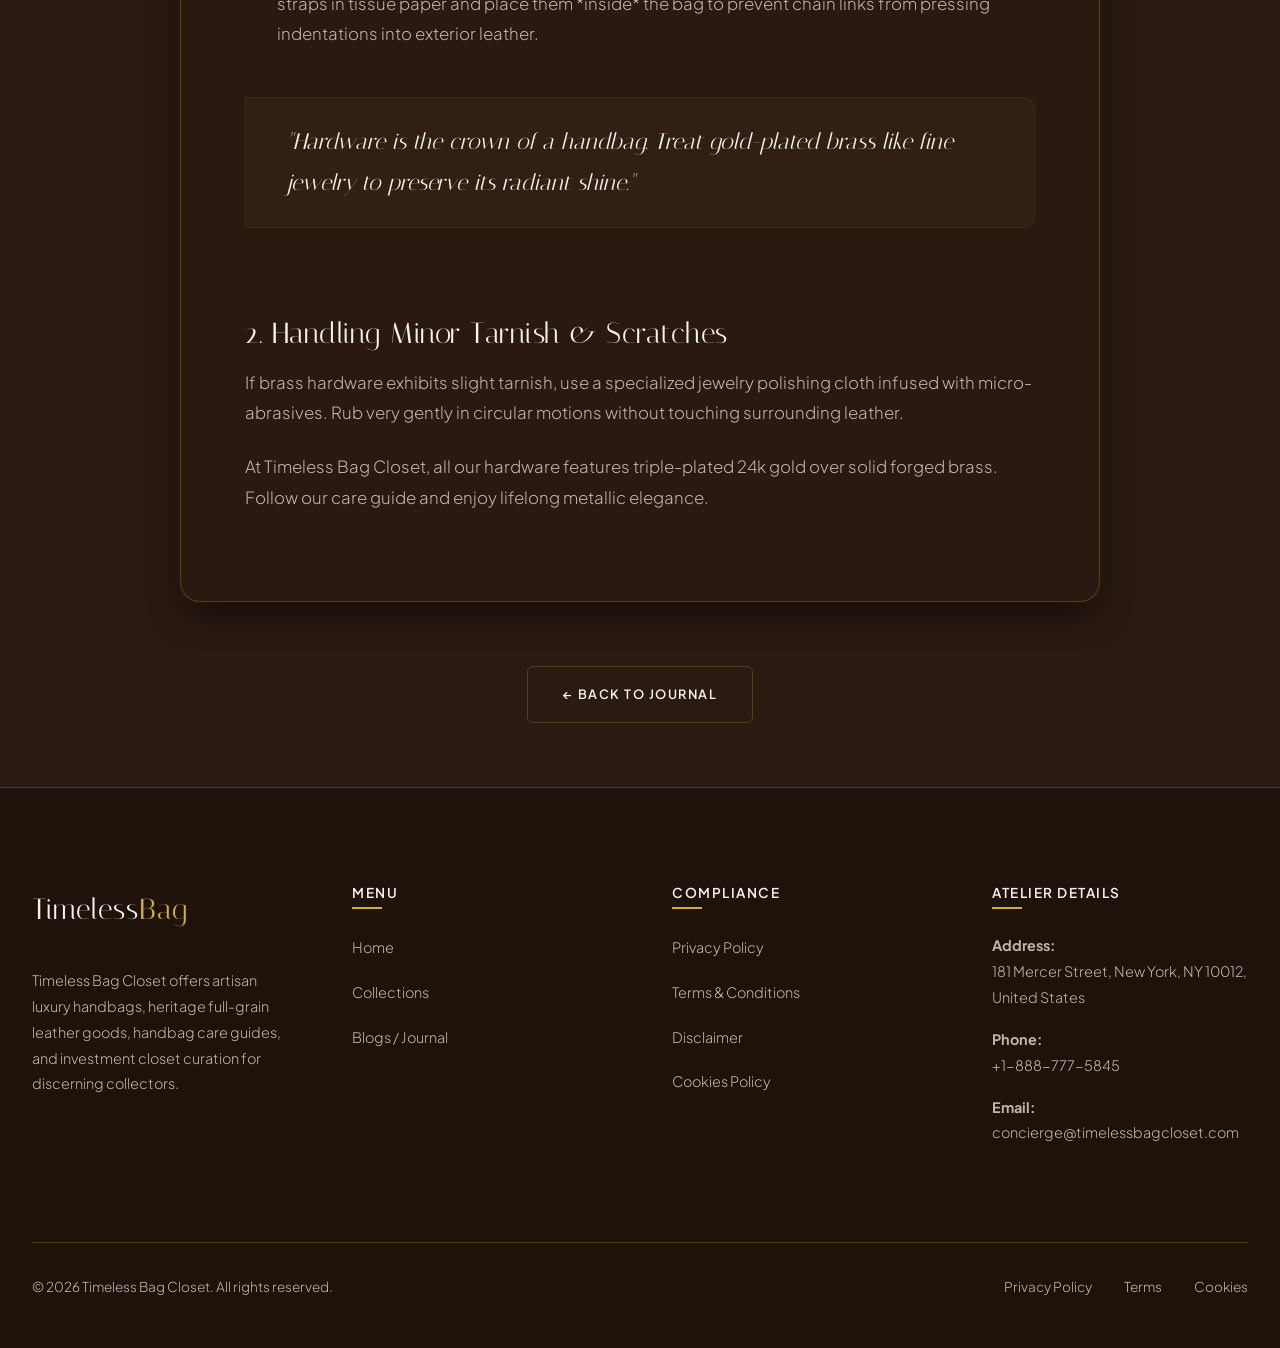
<file: blog/hardware-care.html>
<!DOCTYPE html>
<html lang="en">
<head>
    <!-- Google tag (gtag.js) -->
    <script async src="https://www.googletagmanager.com/gtag/js?id=G-0LY0HY7L01"></script>
    <script>
      window.dataLayer = window.dataLayer || [];
      function gtag(){dataLayer.push(arguments);}
      gtag('js', new Date());

      gtag('config', 'G-0LY0HY7L01');
    </script>
    <meta charset="UTF-8">
    <meta name="viewport" content="width=device-width, initial-scale=1.0">
    <meta name="description" content="Discover how to preserve 24k gold and solid brass handbag hardware. Micro-fiber polishing, tarnish prevention, and protective film removal.">
    <title>Preserving 24k Gold & Brass Hardware | Timeless Bag Closet</title>
    <link rel="stylesheet" href="../style.css">
</head>
<body>

    <!-- Header Navigation -->
    <header>
        <nav class="navbar">
            <a href="../index.php" class="logo">Timeless<span>Bag</span></a>
            <ul class="nav-links">
                <li><a href="../index.php">Home</a></li>
                <li><a href="../collections.html">Collections</a></li>
                <li><a href="index.html" class="active">Blogs</a></li>
                <li><a href="../privacy-policy.html">Privacy Policy</a></li>
                <li><a href="../terms.html">Terms & Conditions</a></li>
            </ul>
            <button class="menu-btn" aria-label="Toggle Navigation">
                <span></span>
                <span></span>
                <span></span>
            </button>
        </nav>
    </header>

    <!-- Main Content -->
    <main class="blog-page" style="margin: 0 auto;">
        <div class="blog-meta" style="text-align: center;">Hardware Care &bull; July 22, 2026</div>
        <h1>Preserving 24k Gold & Brass Hardware</h1>
        <div class="meta-info">By Vivienne Vance &bull; 8 Min Read</div>

        <div class="blog-featured-img">
            <img src="../img/journal2.jpg" alt="Preserving gold and brass handbag hardware" loading="lazy">
        </div>

        <div class="blog-content">
            <p>Metallic hardware—turn-locks, chain straps, D-rings, and padlock clochettes—serves as the jewelry of a luxury handbag. Solid forged brass plated in 24k gold provides a brilliant champagne luster, but improper maintenance, oxidation from skin oils, or abrasive chemical cleaners can dull metallic surfaces over time. Preserving the reflective shine and smooth mechanical action of handbag hardware requires gentle care routines. This guide details essential maintenance techniques for luxury metal hardware.</p>

            <h2>1. The Four Rules of Hardware Maintenance</h2>
            <p>Follow these care protocols:
            <ul>
                <li><strong>1. Micro-Fiber Buffing:</strong> After carrying your handbag, gently wipe metallic turn-locks and chains with an untreated jeweler's micro-fiber cloth to remove finger oils.</li>
                <li><strong>2. Remove Factory Protective Plastic:</strong> Remove blue or clear factory plastic films upon purchase. Leaving plastic films on long-term traps moisture underneath, causing localized metal tarnishing.</li>
                <li><strong>3. Avoid Alcohol Spray Contacts:</strong> Never spray perfumes, hand sanitizers, or alcohol cleaners near metal buckles. Alcohol strips gold plating layers.</li>
                <li><strong>4. Store Chain Straps Inside:</strong> When storing your handbag in its dust bag, wrap heavy chain straps in tissue paper and place them *inside* the bag to prevent chain links from pressing indentations into exterior leather.</li>
            </ul>
            </p>

            <blockquote>
                "Hardware is the crown of a handbag. Treat gold-plated brass like fine jewelry to preserve its radiant shine."
            </blockquote>

            <h2>2. Handling Minor Tarnish & Scratches</h2>
            <p>If brass hardware exhibits slight tarnish, use a specialized jewelry polishing cloth infused with micro-abrasives. Rub very gently in circular motions without touching surrounding leather.</p>

            <p>At Timeless Bag Closet, all our hardware features triple-plated 24k gold over solid forged brass. Follow our care guide and enjoy lifelong metallic elegance.</p>
        </div>
        
        <div style="text-align: center; margin: 4rem 0;">
            <a href="index.html" class="btn btn-secondary">&larr; Back to Journal</a>
        </div>
    </main>

    <!-- Footer -->
    <footer>
        <div class="footer-container">
            <div class="footer-col" style="flex: 1.5;">
                <a href="../index.php" class="logo" style="margin-bottom: 2rem; display: inline-block;">Timeless<span>Bag</span></a>
                <p>Timeless Bag Closet offers artisan luxury handbags, heritage full-grain leather goods, handbag care guides, and investment closet curation for discerning collectors.</p>
            </div>
            <div class="footer-col">
                <h4>Menu</h4>
                <ul>
                    <li><a href="../index.php">Home</a></li>
                    <li><a href="../collections.html">Collections</a></li>
                    <li><a href="index.html">Blogs / Journal</a></li>
                </ul>
            </div>
            <div class="footer-col">
                <h4>Compliance</h4>
                <ul>
                    <li><a href="../privacy-policy.html">Privacy Policy</a></li>
                    <li><a href="../terms.html">Terms & Conditions</a></li>
                    <li><a href="../disclaimer.html">Disclaimer</a></li>
                    <li><a href="../cookies.html">Cookies Policy</a></li>
                </ul>
            </div>
            <div class="footer-col" style="flex: 1.2;">
                <h4>Atelier Details</h4>
                <p><strong>Address:</strong><br>181 Mercer Street, New York, NY 10012, United States</p>
                <p><strong>Phone:</strong><br>+1-888-777-5845</p>
                <p><strong>Email:</strong><br>concierge@timelessbagcloset.com</p>
            </div>
        </div>
        <div class="footer-bottom">
            <p>&copy; 2026 Timeless Bag Closet. All rights reserved.</p>
            <div class="footer-bottom-links">
                <a href="../privacy-policy.html">Privacy Policy</a>
                <a href="../terms.html">Terms</a>
                <a href="../cookies.html">Cookies</a>
            </div>
        </div>
    </footer>

    <script src="../script.js"></script>
</body>
</html>
</file>
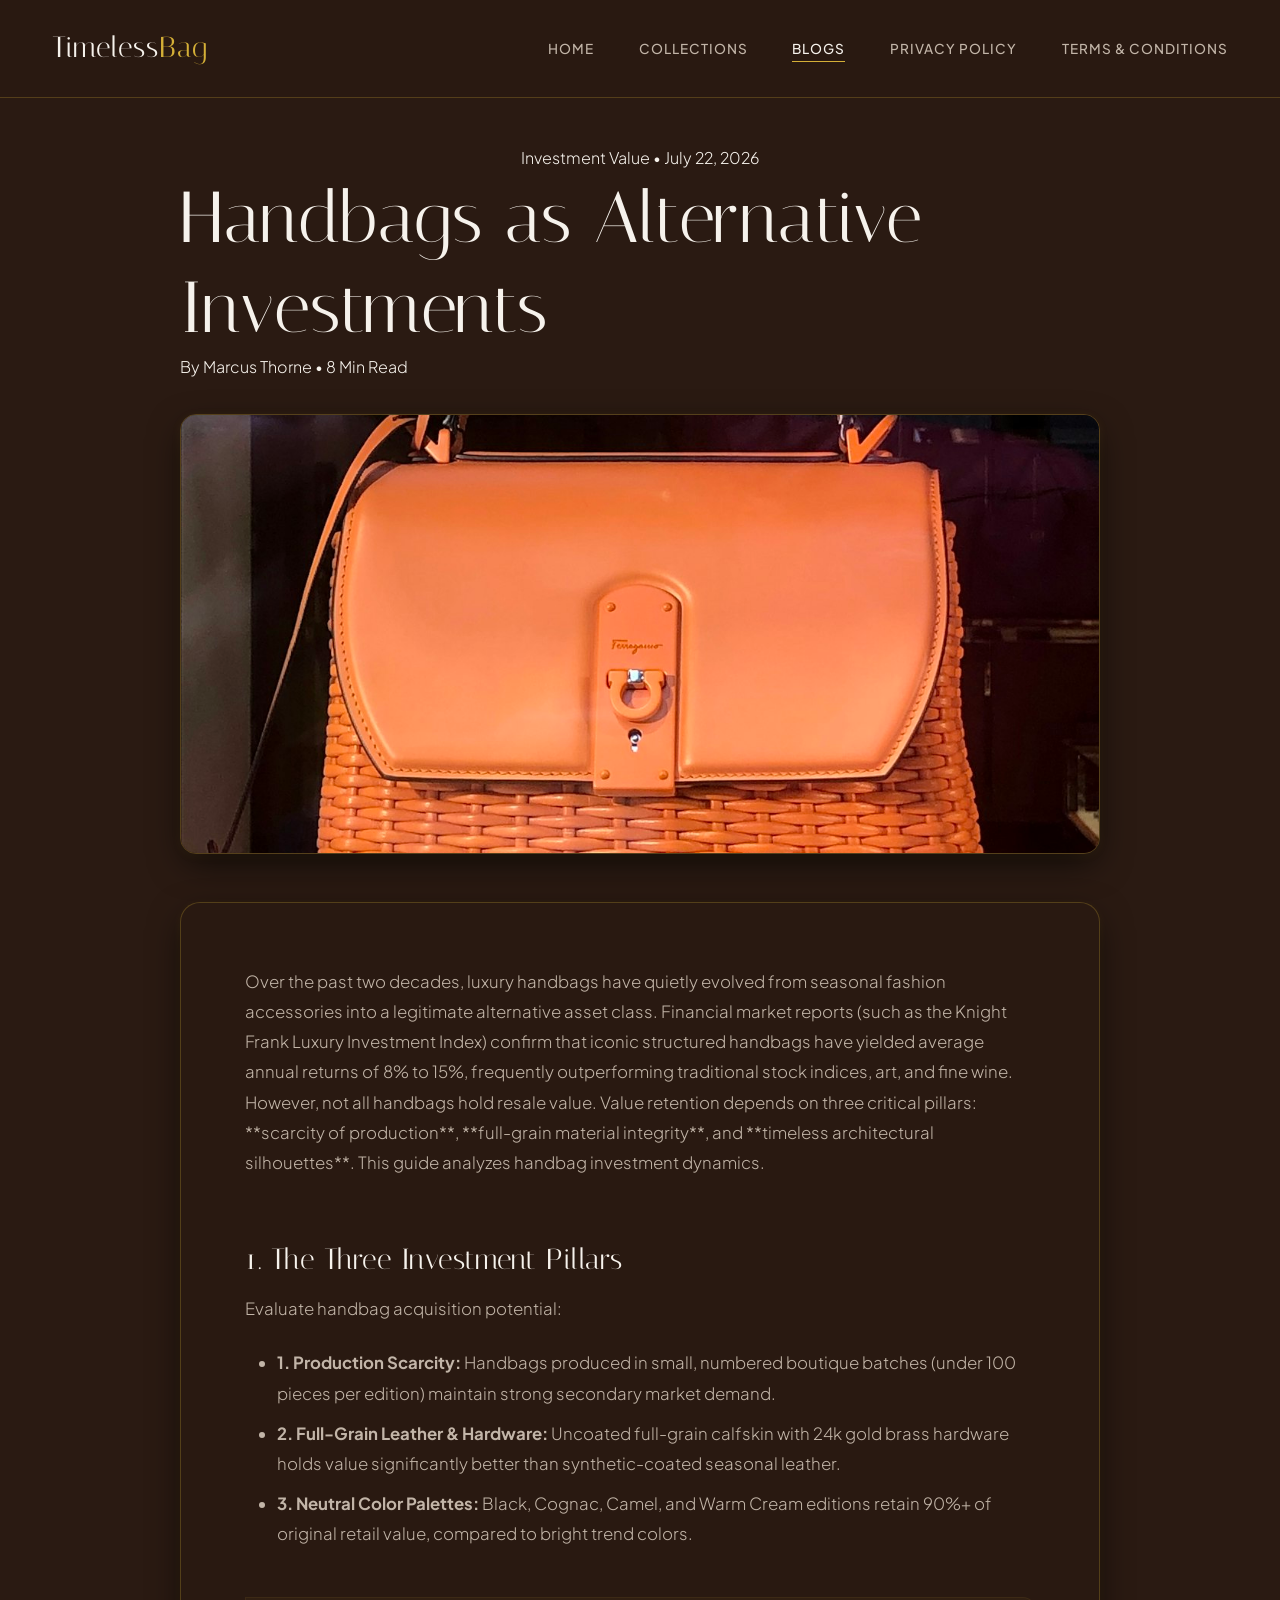
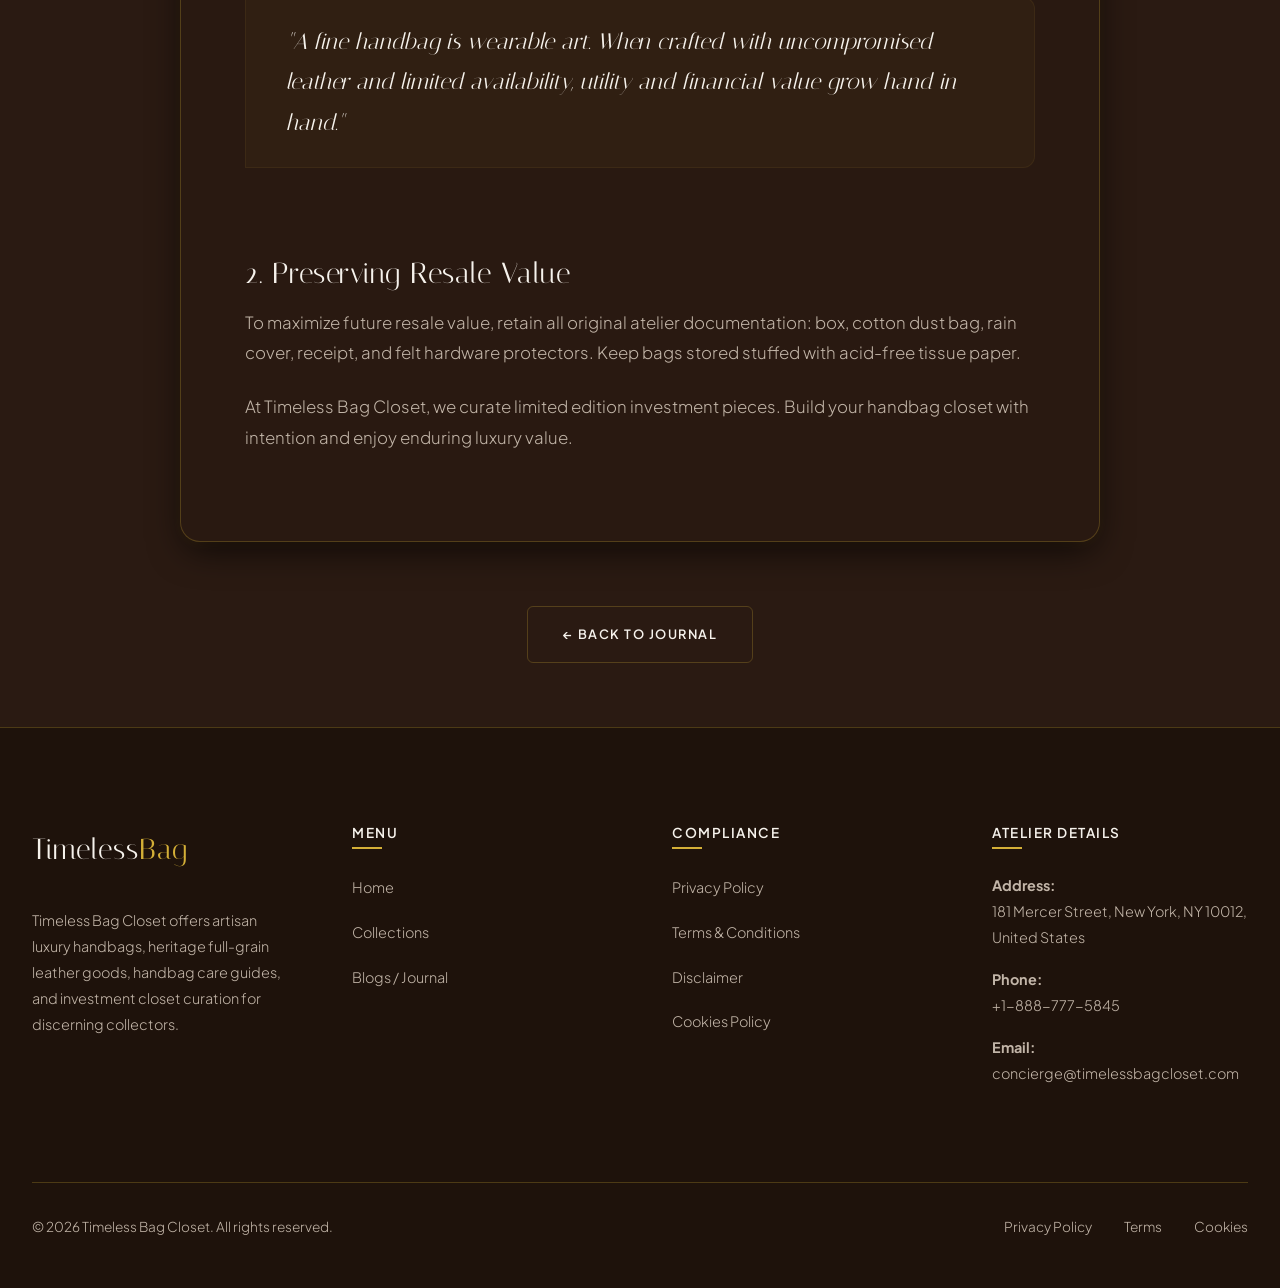
<file: blog/investment-handbags.html>
<!DOCTYPE html>
<html lang="en">
<head>
    <!-- Google tag (gtag.js) -->
    <script async src="https://www.googletagmanager.com/gtag/js?id=G-0LY0HY7L01"></script>
    <script>
      window.dataLayer = window.dataLayer || [];
      function gtag(){dataLayer.function(){dataLayer.push(arguments);}
      gtag('js', new Date());

      gtag('config', 'G-0LY0HY7L01');
    </script>
    <meta charset="UTF-8">
    <meta name="viewport" content="width=device-width, initial-scale=1.0">
    <meta name="description" content="Handbags as alternative investments. Learn how limited production runs, full-grain leather, and iconic silhouettes outpace equity benchmarks.">
    <title>Handbags as Alternative Investments | Timeless Bag Closet</title>
    <link rel="stylesheet" href="../style.css">
</head>
<body>

    <!-- Header Navigation -->
    <header>
        <nav class="navbar">
            <a href="../index.php" class="logo">Timeless<span>Bag</span></a>
            <ul class="nav-links">
                <li><a href="../index.php">Home</a></li>
                <li><a href="../collections.html">Collections</a></li>
                <li><a href="index.html" class="active">Blogs</a></li>
                <li><a href="../privacy-policy.html">Privacy Policy</a></li>
                <li><a href="../terms.html">Terms & Conditions</a></li>
            </ul>
            <button class="menu-btn" aria-label="Toggle Navigation">
                <span></span>
                <span></span>
                <span></span>
            </button>
        </nav>
    </header>

    <!-- Main Content -->
    <main class="blog-page" style="margin: 0 auto;">
        <div class="blog-meta" style="text-align: center;">Investment Value &bull; July 22, 2026</div>
        <h1>Handbags as Alternative Investments</h1>
        <div class="meta-info">By Marcus Thorne &bull; 8 Min Read</div>

        <div class="blog-featured-img">
            <img src="../img/hero_vintage.jpg" alt="Handbags as alternative investments" loading="lazy">
        </div>

        <div class="blog-content">
            <p>Over the past two decades, luxury handbags have quietly evolved from seasonal fashion accessories into a legitimate alternative asset class. Financial market reports (such as the Knight Frank Luxury Investment Index) confirm that iconic structured handbags have yielded average annual returns of 8% to 15%, frequently outperforming traditional stock indices, art, and fine wine. However, not all handbags hold resale value. Value retention depends on three critical pillars: **scarcity of production**, **full-grain material integrity**, and **timeless architectural silhouettes**. This guide analyzes handbag investment dynamics.</p>

            <h2>1. The Three Investment Pillars</h2>
            <p>Evaluate handbag acquisition potential:
            <ul>
                <li><strong>1. Production Scarcity:</strong> Handbags produced in small, numbered boutique batches (under 100 pieces per edition) maintain strong secondary market demand.</li>
                <li><strong>2. Full-Grain Leather & Hardware:</strong> Uncoated full-grain calfskin with 24k gold brass hardware holds value significantly better than synthetic-coated seasonal leather.</li>
                <li><strong>3. Neutral Color Palettes:</strong> Black, Cognac, Camel, and Warm Cream editions retain 90%+ of original retail value, compared to bright trend colors.</li>
            </ul>
            </p>

            <blockquote>
                "A fine handbag is wearable art. When crafted with uncompromised leather and limited availability, utility and financial value grow hand in hand."
            </blockquote>

            <h2>2. Preserving Resale Value</h2>
            <p>To maximize future resale value, retain all original atelier documentation: box, cotton dust bag, rain cover, receipt, and felt hardware protectors. Keep bags stored stuffed with acid-free tissue paper.</p>

            <p>At Timeless Bag Closet, we curate limited edition investment pieces. Build your handbag closet with intention and enjoy enduring luxury value.</p>
        </div>
        
        <div style="text-align: center; margin: 4rem 0;">
            <a href="index.html" class="btn btn-secondary">&larr; Back to Journal</a>
        </div>
    </main>

    <!-- Footer -->
    <footer>
        <div class="footer-container">
            <div class="footer-col" style="flex: 1.5;">
                <a href="../index.php" class="logo" style="margin-bottom: 2rem; display: inline-block;">Timeless<span>Bag</span></a>
                <p>Timeless Bag Closet offers artisan luxury handbags, heritage full-grain leather goods, handbag care guides, and investment closet curation for discerning collectors.</p>
            </div>
            <div class="footer-col">
                <h4>Menu</h4>
                <ul>
                    <li><a href="../index.php">Home</a></li>
                    <li><a href="../collections.html">Collections</a></li>
                    <li><a href="index.html">Blogs / Journal</a></li>
                </ul>
            </div>
            <div class="footer-col">
                <h4>Compliance</h4>
                <ul>
                    <li><a href="../privacy-policy.html">Privacy Policy</a></li>
                    <li><a href="../terms.html">Terms & Conditions</a></li>
                    <li><a href="../disclaimer.html">Disclaimer</a></li>
                    <li><a href="../cookies.html">Cookies Policy</a></li>
                </ul>
            </div>
            <div class="footer-col" style="flex: 1.2;">
                <h4>Atelier Details</h4>
                <p><strong>Address:</strong><br>181 Mercer Street, New York, NY 10012, United States</p>
                <p><strong>Phone:</strong><br>+1-888-777-5845</p>
                <p><strong>Email:</strong><br>concierge@timelessbagcloset.com</p>
            </div>
        </div>
        <div class="footer-bottom">
            <p>&copy; 2026 Timeless Bag Closet. All rights reserved.</p>
            <div class="footer-bottom-links">
                <a href="../privacy-policy.html">Privacy Policy</a>
                <a href="../terms.html">Terms</a>
                <a href="../cookies.html">Cookies</a>
            </div>
        </div>
    </footer>

    <script src="../script.js"></script>
</body>
</html>
</file>
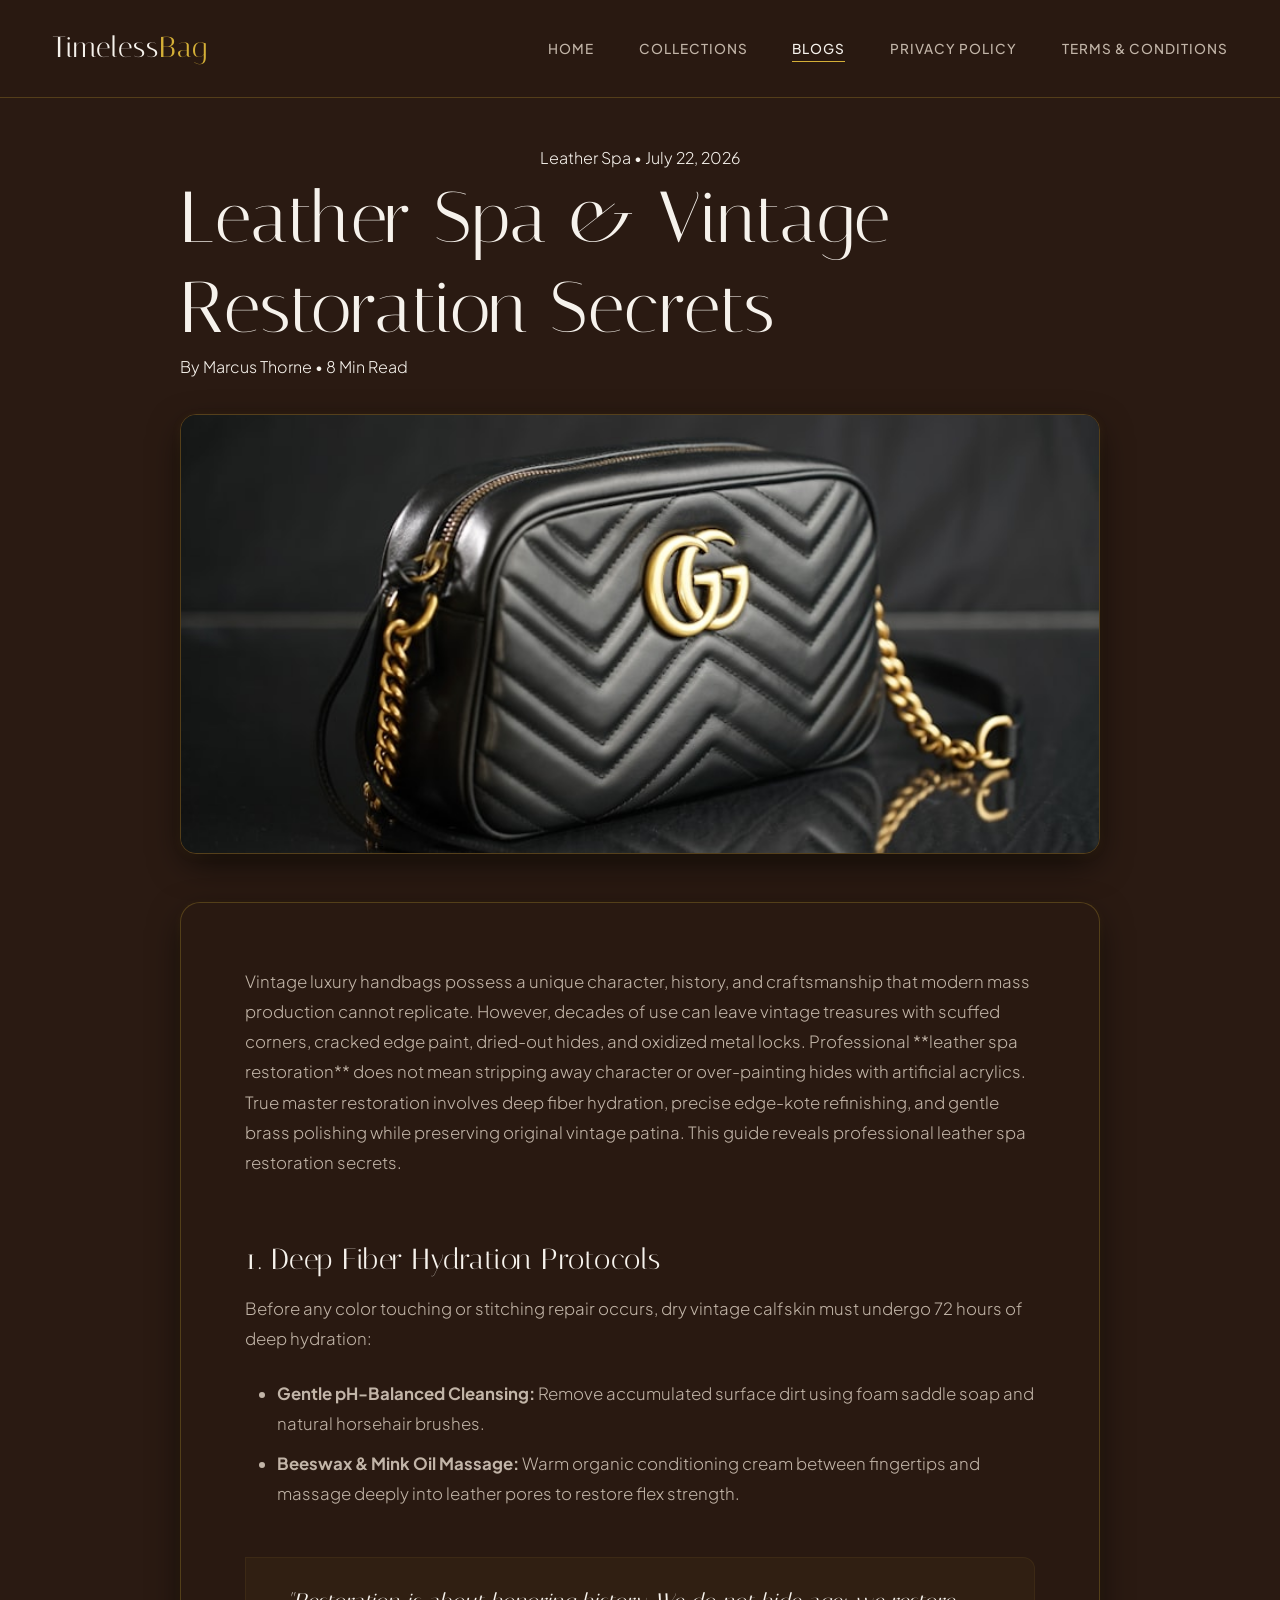
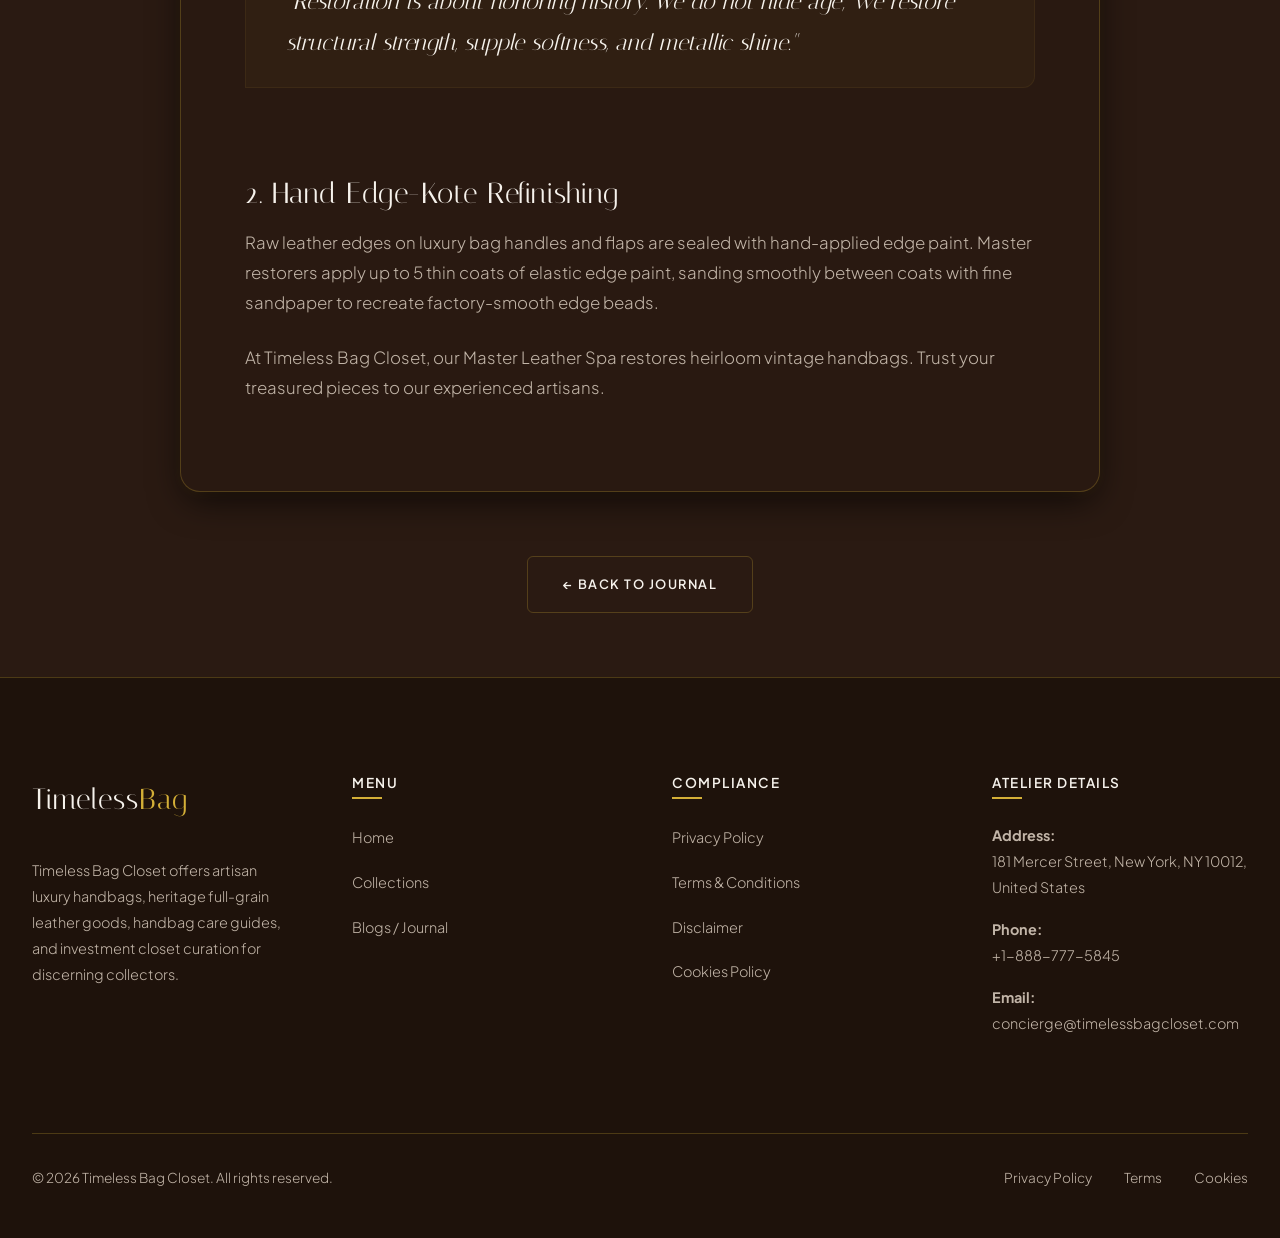
<file: blog/restoration-secrets.html>
<!DOCTYPE html>
<html lang="en">
<head>
    <!-- Google tag (gtag.js) -->
    <script async src="https://www.googletagmanager.com/gtag/js?id=G-0LY0HY7L01"></script>
    <script>
      window.dataLayer = window.dataLayer || [];
      function gtag(){dataLayer.push(arguments);}
      gtag('js', new Date());

      gtag('config', 'G-0LY0HY7L01');
    </script>
    <meta charset="UTF-8">
    <meta name="viewport" content="width=device-width, initial-scale=1.0">
    <meta name="description" content="Discover leather spa and vintage restoration secrets. Learn edge painting repair, scuff recoloring, and beeswax conditioning for vintage handbags.">
    <title>Leather Spa & Vintage Restoration Secrets | Timeless Bag Closet</title>
    <link rel="stylesheet" href="../style.css">
</head>
<body>

    <!-- Header Navigation -->
    <header>
        <nav class="navbar">
            <a href="../index.php" class="logo">Timeless<span>Bag</span></a>
            <ul class="nav-links">
                <li><a href="../index.php">Home</a></li>
                <li><a href="../collections.html">Collections</a></li>
                <li><a href="index.html" class="active">Blogs</a></li>
                <li><a href="../privacy-policy.html">Privacy Policy</a></li>
                <li><a href="../terms.html">Terms & Conditions</a></li>
            </ul>
            <button class="menu-btn" aria-label="Toggle Navigation">
                <span></span>
                <span></span>
                <span></span>
            </button>
        </nav>
    </header>

    <!-- Main Content -->
    <main class="blog-page" style="margin: 0 auto;">
        <div class="blog-meta" style="text-align: center;">Leather Spa &bull; July 22, 2026</div>
        <h1>Leather Spa & Vintage Restoration Secrets</h1>
        <div class="meta-info">By Marcus Thorne &bull; 8 Min Read</div>

        <div class="blog-featured-img">
            <img src="../img/bag1.jpg" alt="Leather spa and vintage restoration detail" loading="lazy">
        </div>

        <div class="blog-content">
            <p>Vintage luxury handbags possess a unique character, history, and craftsmanship that modern mass production cannot replicate. However, decades of use can leave vintage treasures with scuffed corners, cracked edge paint, dried-out hides, and oxidized metal locks. Professional **leather spa restoration** does not mean stripping away character or over-painting hides with artificial acrylics. True master restoration involves deep fiber hydration, precise edge-kote refinishing, and gentle brass polishing while preserving original vintage patina. This guide reveals professional leather spa restoration secrets.</p>

            <h2>1. Deep Fiber Hydration Protocols</h2>
            <p>Before any color touching or stitching repair occurs, dry vintage calfskin must undergo 72 hours of deep hydration:
            <ul>
                <li><strong>Gentle pH-Balanced Cleansing:</strong> Remove accumulated surface dirt using foam saddle soap and natural horsehair brushes.</li>
                <li><strong>Beeswax & Mink Oil Massage:</strong> Warm organic conditioning cream between fingertips and massage deeply into leather pores to restore flex strength.</li>
            </ul>
            </p>

            <blockquote>
                "Restoration is about honoring history. We do not hide age; we restore structural strength, supple softness, and metallic shine."
            </blockquote>

            <h2>2. Hand Edge-Kote Refinishing</h2>
            <p>Raw leather edges on luxury bag handles and flaps are sealed with hand-applied edge paint. Master restorers apply up to 5 thin coats of elastic edge paint, sanding smoothly between coats with fine sandpaper to recreate factory-smooth edge beads.</p>

            <p>At Timeless Bag Closet, our Master Leather Spa restores heirloom vintage handbags. Trust your treasured pieces to our experienced artisans.</p>
        </div>
        
        <div style="text-align: center; margin: 4rem 0;">
            <a href="index.html" class="btn btn-secondary">&larr; Back to Journal</a>
        </div>
    </main>

    <!-- Footer -->
    <footer>
        <div class="footer-container">
            <div class="footer-col" style="flex: 1.5;">
                <a href="../index.php" class="logo" style="margin-bottom: 2rem; display: inline-block;">Timeless<span>Bag</span></a>
                <p>Timeless Bag Closet offers artisan luxury handbags, heritage full-grain leather goods, handbag care guides, and investment closet curation for discerning collectors.</p>
            </div>
            <div class="footer-col">
                <h4>Menu</h4>
                <ul>
                    <li><a href="../index.php">Home</a></li>
                    <li><a href="../collections.html">Collections</a></li>
                    <li><a href="index.html">Blogs / Journal</a></li>
                </ul>
            </div>
            <div class="footer-col">
                <h4>Compliance</h4>
                <ul>
                    <li><a href="../privacy-policy.html">Privacy Policy</a></li>
                    <li><a href="../terms.html">Terms & Conditions</a></li>
                    <li><a href="../disclaimer.html">Disclaimer</a></li>
                    <li><a href="../cookies.html">Cookies Policy</a></li>
                </ul>
            </div>
            <div class="footer-col" style="flex: 1.2;">
                <h4>Atelier Details</h4>
                <p><strong>Address:</strong><br>181 Mercer Street, New York, NY 10012, United States</p>
                <p><strong>Phone:</strong><br>+1-888-777-5845</p>
                <p><strong>Email:</strong><br>concierge@timelessbagcloset.com</p>
            </div>
        </div>
        <div class="footer-bottom">
            <p>&copy; 2026 Timeless Bag Closet. All rights reserved.</p>
            <div class="footer-bottom-links">
                <a href="../privacy-policy.html">Privacy Policy</a>
                <a href="../terms.html">Terms</a>
                <a href="../cookies.html">Cookies</a>
            </div>
        </div>
    </footer>

    <script src="../script.js"></script>
</body>
</html>
</file>
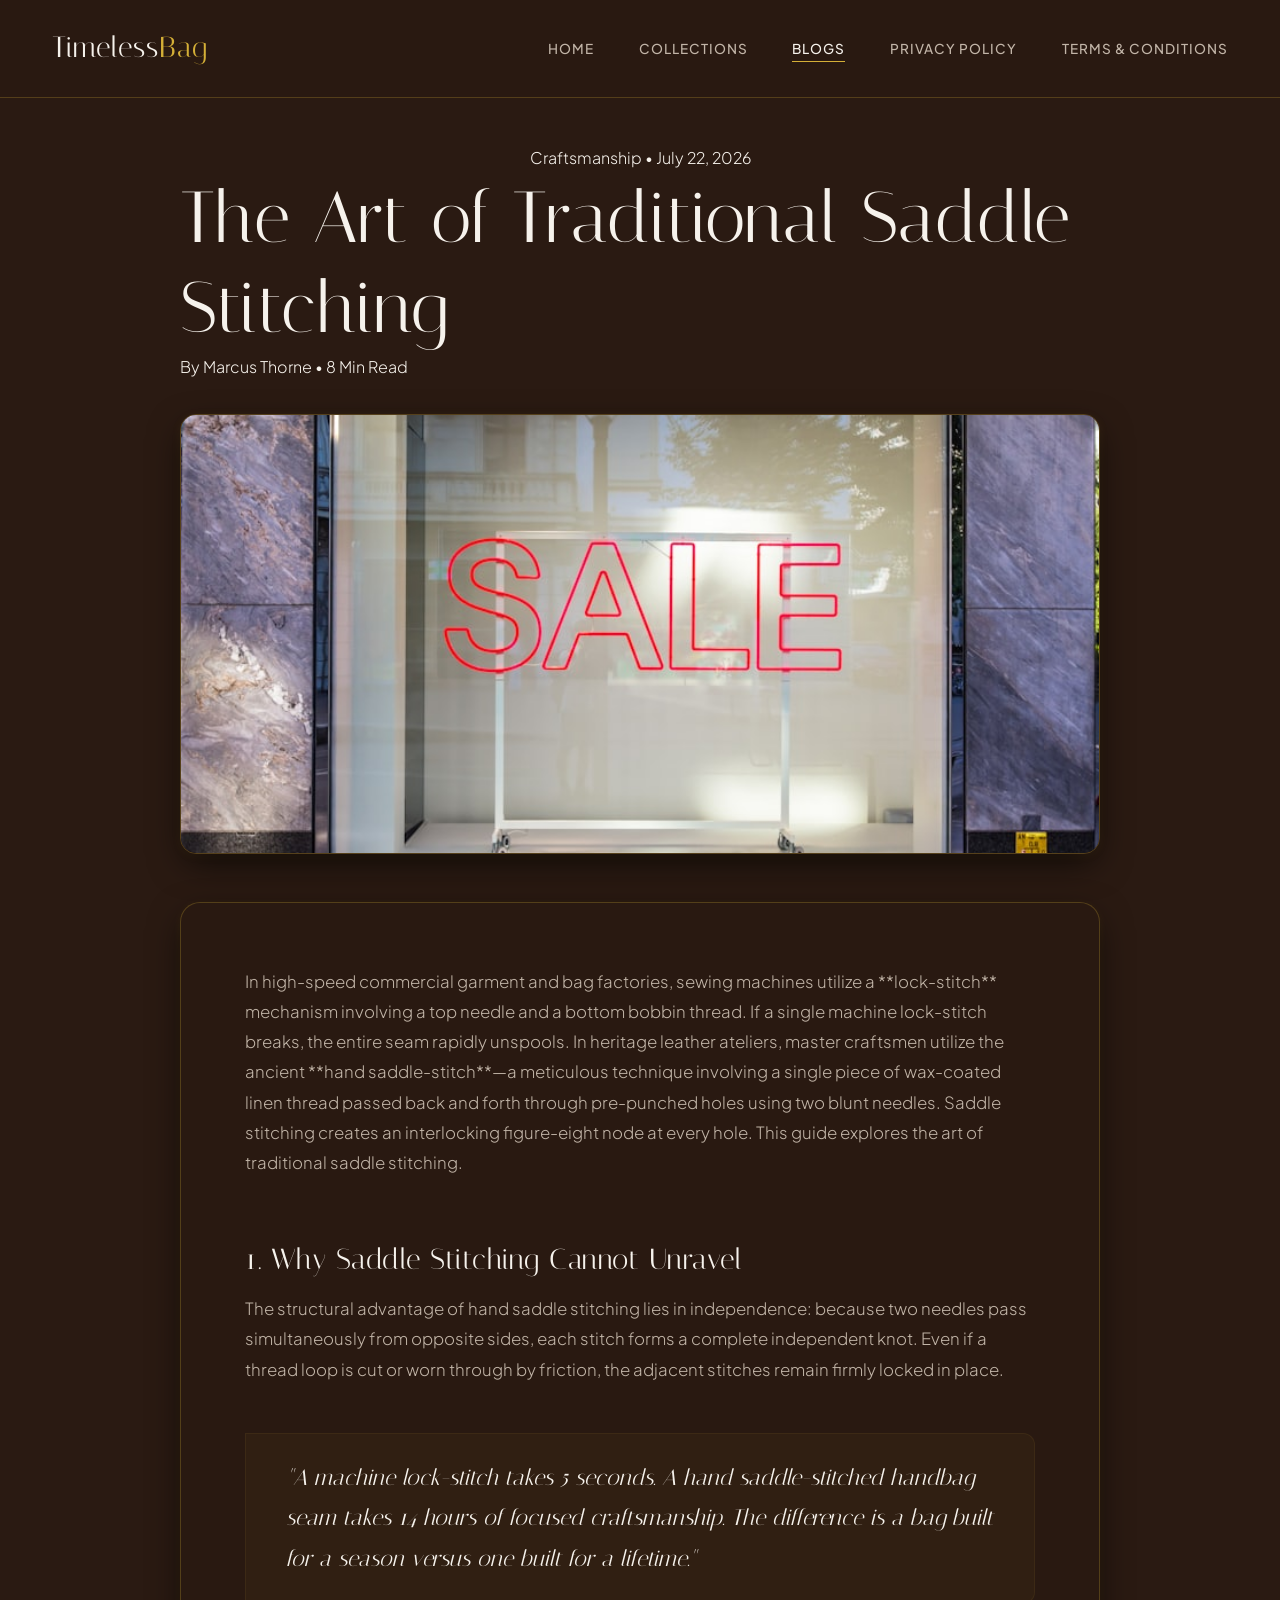
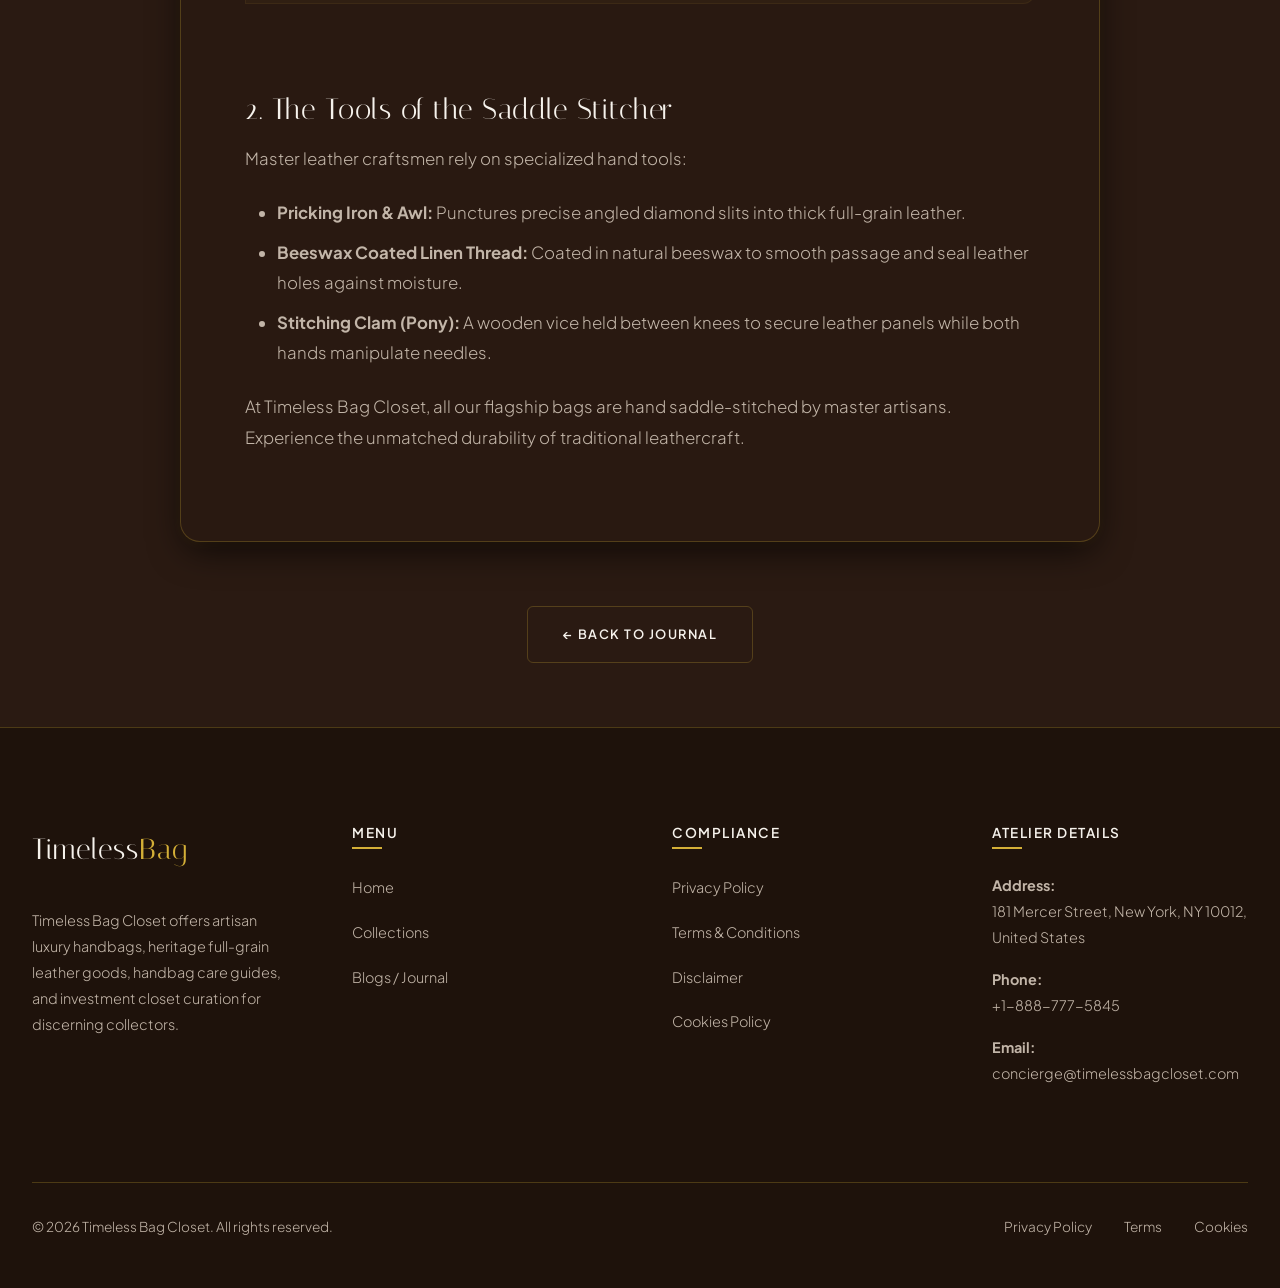
<file: blog/saddle-stitching-art.html>
<!DOCTYPE html>
<html lang="en">
<head>
    <!-- Google tag (gtag.js) -->
    <script async src="https://www.googletagmanager.com/gtag/js?id=G-0LY0HY7L01"></script>
    <script>
      window.dataLayer = window.dataLayer || [];
      function gtag(){dataLayer.push(arguments);}
      gtag('js', new Date());

      gtag('config', 'G-0LY0HY7L01');
    </script>
    <meta charset="UTF-8">
    <meta name="viewport" content="width=device-width, initial-scale=1.0">
    <meta name="description" content="Discover the art of traditional saddle stitching. Learn about wax linen threads, pricking irons, and why two-needle hand seams outlast machine lock-stitches.">
    <title>The Art of Traditional Saddle Stitching | Timeless Bag Closet</title>
    <link rel="stylesheet" href="../style.css">
</head>
<body>

    <!-- Header Navigation -->
    <header>
        <nav class="navbar">
            <a href="../index.php" class="logo">Timeless<span>Bag</span></a>
            <ul class="nav-links">
                <li><a href="../index.php">Home</a></li>
                <li><a href="../collections.html">Collections</a></li>
                <li><a href="index.html" class="active">Blogs</a></li>
                <li><a href="../privacy-policy.html">Privacy Policy</a></li>
                <li><a href="../terms.html">Terms & Conditions</a></li>
            </ul>
            <button class="menu-btn" aria-label="Toggle Navigation">
                <span></span>
                <span></span>
                <span></span>
            </button>
        </nav>
    </header>

    <!-- Main Content -->
    <main class="blog-page" style="margin: 0 auto;">
        <div class="blog-meta" style="text-align: center;">Craftsmanship &bull; July 22, 2026</div>
        <h1>The Art of Traditional Saddle Stitching</h1>
        <div class="meta-info">By Marcus Thorne &bull; 8 Min Read</div>

        <div class="blog-featured-img">
            <img src="../img/artisan.jpg" alt="Traditional saddle stitching technique by artisan" loading="lazy">
        </div>

        <div class="blog-content">
            <p>In high-speed commercial garment and bag factories, sewing machines utilize a **lock-stitch** mechanism involving a top needle and a bottom bobbin thread. If a single machine lock-stitch breaks, the entire seam rapidly unspools. In heritage leather ateliers, master craftsmen utilize the ancient **hand saddle-stitch**—a meticulous technique involving a single piece of wax-coated linen thread passed back and forth through pre-punched holes using two blunt needles. Saddle stitching creates an interlocking figure-eight node at every hole. This guide explores the art of traditional saddle stitching.</p>

            <h2>1. Why Saddle Stitching Cannot Unravel</h2>
            <p>The structural advantage of hand saddle stitching lies in independence: because two needles pass simultaneously from opposite sides, each stitch forms a complete independent knot. Even if a thread loop is cut or worn through by friction, the adjacent stitches remain firmly locked in place.</p>

            <blockquote>
                "A machine lock-stitch takes 5 seconds. A hand saddle-stitched handbag seam takes 14 hours of focused craftsmanship. The difference is a bag built for a season versus one built for a lifetime."
            </blockquote>

            <h2>2. The Tools of the Saddle Stitcher</h2>
            <p>Master leather craftsmen rely on specialized hand tools:
            <ul>
                <li><strong>Pricking Iron & Awl:</strong> Punctures precise angled diamond slits into thick full-grain leather.</li>
                <li><strong>Beeswax Coated Linen Thread:</strong> Coated in natural beeswax to smooth passage and seal leather holes against moisture.</li>
                <li><strong>Stitching Clam (Pony):</strong> A wooden vice held between knees to secure leather panels while both hands manipulate needles.</li>
            </ul>
            </p>

            <p>At Timeless Bag Closet, all our flagship bags are hand saddle-stitched by master artisans. Experience the unmatched durability of traditional leathercraft.</p>
        </div>
        
        <div style="text-align: center; margin: 4rem 0;">
            <a href="index.html" class="btn btn-secondary">&larr; Back to Journal</a>
        </div>
    </main>

    <!-- Footer -->
    <footer>
        <div class="footer-container">
            <div class="footer-col" style="flex: 1.5;">
                <a href="../index.php" class="logo" style="margin-bottom: 2rem; display: inline-block;">Timeless<span>Bag</span></a>
                <p>Timeless Bag Closet offers artisan luxury handbags, heritage full-grain leather goods, handbag care guides, and investment closet curation for discerning collectors.</p>
            </div>
            <div class="footer-col">
                <h4>Menu</h4>
                <ul>
                    <li><a href="../index.php">Home</a></li>
                    <li><a href="../collections.html">Collections</a></li>
                    <li><a href="index.html">Blogs / Journal</a></li>
                </ul>
            </div>
            <div class="footer-col">
                <h4>Compliance</h4>
                <ul>
                    <li><a href="../privacy-policy.html">Privacy Policy</a></li>
                    <li><a href="../terms.html">Terms & Conditions</a></li>
                    <li><a href="../disclaimer.html">Disclaimer</a></li>
                    <li><a href="../cookies.html">Cookies Policy</a></li>
                </ul>
            </div>
            <div class="footer-col" style="flex: 1.2;">
                <h4>Atelier Details</h4>
                <p><strong>Address:</strong><br>181 Mercer Street, New York, NY 10012, United States</p>
                <p><strong>Phone:</strong><br>+1-888-777-5845</p>
                <p><strong>Email:</strong><br>concierge@timelessbagcloset.com</p>
            </div>
        </div>
        <div class="footer-bottom">
            <p>&copy; 2026 Timeless Bag Closet. All rights reserved.</p>
            <div class="footer-bottom-links">
                <a href="../privacy-policy.html">Privacy Policy</a>
                <a href="../terms.html">Terms</a>
                <a href="../cookies.html">Cookies</a>
            </div>
        </div>
    </footer>

    <script src="../script.js"></script>
</body>
</html>
</file>
<file: style.css>
/* ==========================================
   TIMELESS BAG CLOSET - GLOBAL STYLESHEET
   Style: Haute Champagne & Cognac Leather Glass Theme
   ========================================== */

/* Typography Import */
@import url('https://fonts.googleapis.com/css2?family=Italiana&family=Plus+Jakarta+Sans:wght@300;400;500;600;700&display=swap');

:root {
    /* Color Palette */
    --color-bg: #2A1A12;                  /* Deep Cognac Bronze Canvas */
    --color-card-bg: rgba(42, 26, 18, 0.88); /* Translucent Cognac Glass */
    --color-fg: #F6F2EC;                  /* Warm Champagne Beige */
    --color-fg-muted: #C2B5A8;            /* Muted Warm Taupe */
    --color-primary: #D4AF37;             /* Rich Burnished Brass Accent */
    --color-secondary: #A67B5B;           /* Warm Tan Accent */
    --color-accent: #8C431D;              /* Warm Chestnut CTA */
    --color-accent-hover: #6E2E12;        /* Dark Chestnut */
    --color-border: rgba(212, 175, 55, 0.25);/* Brass Glass Border Line */
    
    /* Font Families */
    --font-heading: 'Italiana', serif;
    --font-body: 'Plus Jakarta Sans', sans-serif;
    
    /* Transitions & Shadows */
    --transition-slow: all 0.5s cubic-bezier(0.16, 1, 0.3, 1);
    --transition-fast: all 0.2s cubic-bezier(0.2, 0.8, 0.2, 1);
    
    --card-shadow: 0 12px 35px -5px rgba(0, 0, 0, 0.7), 0 2px 10px rgba(212, 175, 55, 0.08);
    --card-shadow-hover: 0 22px 45px -5px rgba(0, 0, 0, 0.9), 0 10px 25px rgba(212, 175, 55, 0.22);
}

/* Reset Styles */
*, *::before, *::after {
    box-sizing: border-box;
    margin: 0;
    padding: 0;
}

html {
    scroll-behavior: smooth;
    font-size: 16px;
    background-color: var(--color-bg);
    color: var(--color-fg);
}

body {
    font-family: var(--font-body);
    line-height: 1.8;
    font-weight: 300;
    overflow-x: hidden;
    background-color: var(--color-bg);
}

/* Scrollbar */
::-webkit-scrollbar {
    width: 6px;
}
::-webkit-scrollbar-track {
    background: var(--color-bg);
}
::-webkit-scrollbar-thumb {
    background: var(--color-primary);
    border-radius: 3px;
}

/* Headings */
h1, h2, h3, h4, h5, h6 {
    font-family: var(--font-heading);
    font-weight: 400;
    line-height: 1.25;
    color: var(--color-fg);
}

h1 {
    font-size: clamp(2.8rem, 6.5vw, 4.5rem);
    letter-spacing: 0.5px;
}

h2 {
    font-size: clamp(2.2rem, 5vw, 3.2rem);
    margin-bottom: 2rem;
    position: relative;
    display: inline-block;
    letter-spacing: 0.5px;
}

h2::after {
    content: '';
    position: absolute;
    bottom: -8px;
    left: 0;
    width: 50px;
    height: 2px;
    background-color: var(--color-primary);
}

h3 {
    font-size: 1.5rem;
    margin-bottom: 0.8rem;
}

a {
    color: inherit;
    text-decoration: none;
    transition: var(--transition-fast);
}

/* Scroll Reveal */
.reveal-item {
    opacity: 0;
    transform: translateY(30px);
    transition: opacity 0.8s cubic-bezier(0.16, 1, 0.3, 1), transform 0.8s cubic-bezier(0.16, 1, 0.3, 1);
}

.reveal-item.revealed {
    opacity: 1;
    transform: translateY(0);
}

/* Luxury Glass Card */
.luxury-card {
    background-color: var(--color-card-bg);
    backdrop-filter: blur(16px);
    -webkit-backdrop-filter: blur(16px);
    border: 1px solid var(--color-border);
    border-radius: 16px;
    padding: 2.5rem;
    box-shadow: var(--card-shadow);
    transition: var(--transition-slow);
    position: relative;
    overflow: hidden;
    display: flex;
    flex-direction: column;
}

.luxury-card::before {
    content: '';
    position: absolute;
    top: 0;
    left: 0;
    width: 100%;
    height: 100%;
    background: linear-gradient(135deg, rgba(212, 175, 55, 0.05) 0%, transparent 100%);
    opacity: 0;
    transition: var(--transition-slow);
    pointer-events: none;
}

.luxury-card:hover {
    transform: translateY(-8px);
    box-shadow: var(--card-shadow-hover);
    border-color: rgba(212, 175, 55, 0.45);
}

.luxury-card:hover::before {
    opacity: 1;
}

/* Header & Navigation */
header {
    position: fixed;
    top: 0;
    left: 0;
    width: 100%;
    z-index: 1000;
    background: rgba(42, 26, 18, 0.92);
    backdrop-filter: blur(20px);
    -webkit-backdrop-filter: blur(20px);
    border-bottom: 1px solid var(--color-border);
    transition: var(--transition-slow);
}

.navbar {
    display: flex;
    justify-content: space-between;
    align-items: center;
    max-width: 1240px;
    margin: 0 auto;
    padding: 1.4rem 2rem;
}

.logo {
    font-family: var(--font-heading);
    font-size: 1.8rem;
    color: var(--color-fg);
    letter-spacing: 1px;
}

.logo span {
    color: var(--color-primary);
}

.nav-links {
    display: flex;
    list-style: none;
    gap: 2.8rem;
    align-items: center;
}

.nav-links a {
    font-size: 0.85rem;
    font-weight: 500;
    letter-spacing: 1px;
    text-transform: uppercase;
    color: var(--color-fg-muted);
    position: relative;
    padding: 0.3rem 0;
}

.nav-links a:hover,
.nav-links a.active {
    color: var(--color-fg);
}

.nav-links a::after {
    content: '';
    position: absolute;
    bottom: 0;
    left: 0;
    width: 0;
    height: 1px;
    background-color: var(--color-primary);
    transition: var(--transition-fast);
}

.nav-links a:hover::after,
.nav-links a.active::after {
    width: 100%;
}

/* CTA Buttons */
.btn {
    display: inline-block;
    padding: 1rem 2.2rem;
    font-size: 0.8rem;
    font-weight: 600;
    letter-spacing: 1.5px;
    text-transform: uppercase;
    border-radius: 6px;
    border: 1px solid transparent;
    cursor: pointer;
    transition: var(--transition-fast);
    text-align: center;
    font-family: var(--font-body);
}

.btn-primary {
    background-color: var(--color-accent);
    color: #FFFFFF;
    box-shadow: 0 4px 15px rgba(140, 67, 29, 0.35);
}

.btn-primary:hover {
    background-color: var(--color-accent-hover);
    transform: translateY(-2px);
    box-shadow: 0 6px 20px rgba(140, 67, 29, 0.45);
}

.btn-secondary {
    background-color: transparent;
    color: var(--color-fg);
    border-color: var(--color-border);
}

.btn-secondary:hover {
    background-color: rgba(255, 255, 255, 0.05);
    border-color: var(--color-primary);
    transform: translateY(-2px);
}

/* Mobile Menu Button */
.menu-btn {
    display: none;
    flex-direction: column;
    justify-content: space-between;
    width: 22px;
    height: 14px;
    background: transparent;
    border: none;
    cursor: pointer;
    z-index: 1001;
}

.menu-btn span {
    width: 100%;
    height: 2px;
    background-color: var(--color-fg);
    transition: var(--transition-fast);
}

/* Section Container */
section {
    padding: 8rem 2rem;
    max-width: 1240px;
    margin: 0 auto;
}

.section-title {
    text-align: left;
    margin-bottom: 4rem;
}

.section-title p {
    color: var(--color-fg-muted);
    font-size: 1.05rem;
    margin-top: 0.5rem;
}

/* ====================================================
   UNIQUE DUAL HORIZONTAL SLIDER VAULT HERO SECTION
   ==================================================== */
.hero-vault-section {
    position: relative;
    width: 100%;
    min-height: 92vh;
    display: flex;
    align-items: center;
    justify-content: center;
    padding: 8rem 1.5rem 4rem;
    background-size: cover;
    background-position: center;
    border-bottom: 1px solid var(--color-border);
    transition: background-image 0.8s ease-in-out;
}

.hero-vault-overlay {
    position: absolute;
    inset: 0;
    background: radial-gradient(circle at center, rgba(42, 26, 18, 0.55) 0%, rgba(42, 26, 18, 0.96) 100%);
    z-index: 1;
}

.hero-vault-content {
    position: relative;
    z-index: 2;
    max-width: 980px;
    width: 100%;
    margin: 0 auto;
    text-align: center;
    padding: 4rem 3.5rem;
    background-color: rgba(42, 26, 18, 0.82);
    backdrop-filter: blur(24px);
    -webkit-backdrop-filter: blur(24px);
    border: 1px solid var(--color-border);
    border-radius: 24px;
    box-shadow: 0 25px 60px rgba(0, 0, 0, 0.9);
}

/* Vault Tabs */
.hero-vault-tabs {
    display: flex;
    justify-content: center;
    gap: 1rem;
    margin-bottom: 2.5rem;
    flex-wrap: wrap;
}

.vault-tab-btn {
    padding: 0.6rem 1.4rem;
    font-size: 0.75rem;
    font-weight: 600;
    letter-spacing: 1.5px;
    text-transform: uppercase;
    background: rgba(255, 255, 255, 0.05);
    border: 1px solid var(--color-border);
    color: var(--color-fg-muted);
    border-radius: 30px;
    cursor: pointer;
    transition: var(--transition-fast);
    font-family: var(--font-body);
}

.vault-tab-btn:hover,
.vault-tab-btn.active {
    background-color: var(--color-primary);
    color: var(--color-bg);
    border-color: var(--color-primary);
    font-weight: 700;
}

.hero-badge {
    display: inline-block;
    padding: 0.4rem 1.2rem;
    font-size: 0.7rem;
    font-weight: 600;
    letter-spacing: 2.5px;
    text-transform: uppercase;
    color: var(--color-primary);
    background-color: rgba(212, 175, 55, 0.12);
    border: 1px solid rgba(212, 175, 55, 0.3);
    border-radius: 30px;
    margin-bottom: 1.5rem;
}

.hero-vault-content h1 {
    margin-bottom: 1.2rem;
}

.hero-desc {
    color: var(--color-fg-muted);
    font-size: 1.15rem;
    max-width: 740px;
    margin: 0 auto 2.5rem;
    line-height: 1.8;
}

.hero-btns {
    display: flex;
    gap: 1.5rem;
    justify-content: center;
}

.hero-vault-callouts {
    display: flex;
    justify-content: center;
    gap: 2.5rem;
    margin-top: 2.5rem;
    padding-top: 2rem;
    border-top: 1px solid rgba(212, 175, 55, 0.18);
    flex-wrap: wrap;
}

.callout-item {
    font-size: 0.85rem;
    color: var(--color-fg-muted);
    letter-spacing: 1px;
}

.callout-item span {
    color: var(--color-primary);
    font-weight: 700;
}

/* ====================================================
   COMMERCIAL HANDBAG CARDS & PRICING BADGES
   ==================================================== */
.product-grid {
    display: grid;
    grid-template-columns: repeat(auto-fit, minmax(340px, 1fr));
    gap: 3rem;
}

.product-img-wrapper {
    width: 100%;
    height: 270px;
    overflow: hidden;
    border-radius: 12px;
    margin-bottom: 1.8rem;
    position: relative;
    border: 1px solid var(--color-border);
    flex-shrink: 0;
}

.product-img-wrapper img {
    width: 100%;
    height: 100%;
    object-fit: cover;
    display: block;
    transition: var(--transition-slow);
}

.luxury-card:hover .product-img-wrapper img {
    transform: scale(1.06);
}

.price-badge {
    position: absolute;
    top: 1.2rem;
    right: 1.2rem;
    padding: 0.4rem 1rem;
    background-color: var(--color-accent);
    color: #FFFFFF;
    font-family: var(--font-heading);
    font-weight: 400;
    font-size: 1.15rem;
    border-radius: 6px;
    box-shadow: 0 4px 15px rgba(0, 0, 0, 0.4);
    z-index: 2;
}

.category-tag {
    position: absolute;
    top: 1.2rem;
    left: 1.2rem;
    padding: 0.3rem 0.8rem;
    background-color: rgba(42, 26, 18, 0.88);
    color: var(--color-primary);
    font-size: 0.65rem;
    font-weight: 600;
    letter-spacing: 1.5px;
    text-transform: uppercase;
    border-radius: 4px;
    border: 1px solid var(--color-border);
    z-index: 2;
}

.rating-stars {
    color: var(--color-primary);
    font-size: 0.9rem;
    margin-bottom: 0.6rem;
}

.product-footer {
    display: flex;
    justify-content: space-between;
    align-items: center;
    margin-top: 1.8rem;
    padding-top: 1.2rem;
    border-top: 1px solid rgba(212, 175, 55, 0.15);
}

/* Craftsmanship Services Grid */
.services-grid {
    display: grid;
    grid-template-columns: repeat(auto-fit, minmax(260px, 1fr));
    gap: 2.5rem;
}

.service-card {
    border-radius: 18px;
}

.service-icon-box {
    width: 60px;
    height: 60px;
    border-radius: 12px;
    background: rgba(212, 175, 55, 0.1);
    border: 1px solid var(--color-border);
    display: flex;
    align-items: center;
    justify-content: center;
    font-size: 1.8rem;
    color: var(--color-primary);
    margin-bottom: 1.5rem;
}

/* Testimonials */
.testimonials-grid {
    display: grid;
    grid-template-columns: repeat(auto-fit, minmax(320px, 1fr));
    gap: 2.5rem;
}

.testimonial-card {
    padding: 3rem 2.5rem;
    border-radius: 20px;
}

.quote-icon {
    font-family: var(--font-heading);
    font-size: 4rem;
    line-height: 1;
    color: var(--color-primary);
    opacity: 0.3;
    margin-bottom: -1.5rem;
}

.guest-profile {
    display: flex;
    align-items: center;
    gap: 1rem;
    margin-top: 2rem;
}

.guest-avatar {
    width: 48px;
    height: 48px;
    border-radius: 50%;
    background-color: var(--color-accent);
    display: flex;
    align-items: center;
    justify-content: center;
    font-weight: 700;
    color: #FFFFFF;
}

/* FAQ Accordion */
.faq-container {
    max-width: 900px;
    margin: 0 auto;
    display: flex;
    flex-direction: column;
    gap: 1.5rem;
}

.faq-item {
    background-color: var(--color-card-bg);
    backdrop-filter: blur(16px);
    -webkit-backdrop-filter: blur(16px);
    border: 1px solid var(--color-border);
    border-radius: 14px;
    overflow: hidden;
    transition: var(--transition-fast);
}

.faq-question {
    padding: 1.8rem 2.2rem;
    display: flex;
    justify-content: space-between;
    align-items: center;
    cursor: pointer;
    user-select: none;
}

.faq-question h3 {
    font-size: 1.15rem;
    margin: 0;
    color: var(--color-fg);
}

.faq-icon {
    font-size: 1.4rem;
    color: var(--color-primary);
    transition: transform 0.3s ease;
}

.faq-answer {
    max-height: 0;
    overflow: hidden;
    padding: 0 2.2rem;
    transition: max-height 0.4s ease, padding 0.4s ease;
}

.faq-answer p {
    color: var(--color-fg-muted);
    font-size: 1rem;
    line-height: 1.8;
    margin-bottom: 1.8rem;
}

.faq-item.active {
    border-color: rgba(212, 175, 55, 0.5);
    box-shadow: var(--card-shadow);
}

.faq-item.active .faq-icon {
    transform: rotate(45deg);
}

.faq-item.active .faq-answer {
    max-height: 300px;
}

/* Journal Grid & Clearance */
.features-grid, .blog-grid {
    display: grid;
    grid-template-columns: repeat(auto-fit, minmax(340px, 1fr));
    gap: 3rem;
}

.feature-img-wrapper {
    width: 100%;
    height: 240px;
    overflow: hidden;
    border-radius: 12px;
    margin-bottom: 1.5rem;
    position: relative;
    display: block;
    border: 1px solid var(--color-border);
    flex-shrink: 0;
}

.feature-img-wrapper img {
    width: 100%;
    height: 100%;
    object-fit: cover;
    display: block;
    transition: var(--transition-slow);
}

.feature-content {
    position: relative;
    display: flex;
    flex-direction: column;
    flex: 1;
    z-index: 2;
}

.blog-tag {
    font-size: 0.7rem;
    font-weight: 600;
    letter-spacing: 1.5px;
    text-transform: uppercase;
    color: var(--color-primary);
    margin-bottom: 0.6rem;
    display: inline-block;
}

.blog-excerpt {
    color: var(--color-fg-muted);
    font-size: 0.95rem;
    line-height: 1.8;
    margin-bottom: 1.8rem;
}

.blog-link {
    font-size: 0.8rem;
    font-weight: 600;
    letter-spacing: 1.5px;
    text-transform: uppercase;
    color: var(--color-fg);
    display: inline-flex;
    align-items: center;
    gap: 0.5rem;
    margin-top: auto;
}

.blog-link:hover {
    color: var(--color-primary);
    gap: 0.8rem;
}

/* Single Blog Page */
.compliance-page, .blog-page {
    padding-top: 9rem;
    max-width: 920px;
    margin: 0 auto;
}

.blog-featured-img {
    width: 100%;
    height: 440px;
    overflow: hidden;
    border-radius: 16px;
    margin-top: 2rem;
    margin-bottom: 3rem;
    position: relative;
    display: block;
    border: 1px solid var(--color-border);
    box-shadow: var(--card-shadow);
    clear: both;
}

.blog-featured-img img {
    width: 100%;
    height: 100%;
    object-fit: cover;
    display: block;
}

.legal-content, .blog-content {
    background-color: var(--color-card-bg);
    backdrop-filter: blur(16px);
    -webkit-backdrop-filter: blur(16px);
    border: 1px solid var(--color-border);
    border-radius: 20px;
    padding: 4rem;
    box-shadow: var(--card-shadow);
    position: relative;
    display: block;
    clear: both;
}

.legal-content h2, .blog-content h2 {
    font-size: 1.8rem;
    margin: 2.5rem 0 1rem;
}

.legal-content h2::after, .blog-content h2::after {
    display: none;
}

.legal-content p, .blog-content p {
    color: var(--color-fg-muted);
    margin-bottom: 1.5rem;
    font-size: 1.05rem;
    line-height: 1.8;
}

.legal-content ul, .blog-content ul {
    margin-left: 2rem;
    margin-bottom: 1.5rem;
    color: var(--color-fg-muted);
}

.legal-content li, .blog-content li {
    margin-bottom: 0.6rem;
    font-size: 1.05rem;
}

/* Newsletter Section */
.newsletter-section {
    padding: 7rem 2rem;
    text-align: center;
}

.newsletter-box {
    max-width: 850px;
    margin: 0 auto;
    padding: 5rem 3.5rem;
    border-radius: 24px;
}

.newsletter-box p {
    font-size: 1.1rem;
    color: var(--color-fg-muted);
    margin-bottom: 2.5rem;
    max-width: 580px;
    margin-left: auto;
    margin-right: auto;
}

.newsletter-form {
    display: flex;
    gap: 1rem;
    max-width: 500px;
    margin: 0 auto;
}

.newsletter-input {
    flex: 1;
    padding: 1rem 1.5rem;
    border: 1px solid var(--color-border);
    background-color: rgba(42, 26, 18, 0.95);
    color: var(--color-fg);
    font-family: var(--font-body);
    font-size: 0.9rem;
    outline: none;
    border-radius: 6px;
    transition: var(--transition-fast);
}

.newsletter-input:focus {
    border-color: var(--color-primary);
    box-shadow: 0 0 0 3px rgba(212, 175, 55, 0.15);
}

/* Footer Section */
footer {
    background-color: #1E120B;
    border-top: 1px solid var(--color-border);
    padding: 6rem 2rem 3rem;
}

.footer-container {
    max-width: 1240px;
    margin: 0 auto;
    display: grid;
    grid-template-columns: repeat(auto-fit, minmax(220px, 1fr));
    gap: 4rem;
    margin-bottom: 5rem;
}

.footer-col h4 {
    font-family: var(--font-body);
    font-size: 0.85rem;
    letter-spacing: 1.5px;
    text-transform: uppercase;
    margin-bottom: 2rem;
    position: relative;
    font-weight: 600;
    color: var(--color-fg);
}

.footer-col h4::after {
    content: '';
    position: absolute;
    bottom: -8px;
    left: 0;
    width: 30px;
    height: 2px;
    background-color: var(--color-primary);
}

.footer-col p {
    color: var(--color-fg-muted);
    font-size: 0.9rem;
    margin-bottom: 1rem;
    line-height: 1.8;
}

.footer-col ul {
    list-style: none;
}

.footer-col ul li {
    margin-bottom: 1rem;
}

.footer-col ul li a {
    color: var(--color-fg-muted);
    font-size: 0.9rem;
    transition: var(--transition-fast);
}

.footer-col ul li a:hover {
    color: var(--color-fg);
    padding-left: 5px;
}

.footer-bottom {
    max-width: 1240px;
    margin: 0 auto;
    padding-top: 2rem;
    border-top: 1px solid var(--color-border);
    display: flex;
    justify-content: space-between;
    align-items: center;
    flex-wrap: wrap;
    gap: 1.5rem;
    color: var(--color-fg-muted);
    font-size: 0.85rem;
}

.footer-bottom-links {
    display: flex;
    gap: 2rem;
}

.footer-bottom-links a:hover {
    color: var(--color-fg);
}

/* Cookie Consent Banner */
.cookie-banner {
    position: fixed;
    bottom: 2rem;
    right: 2rem;
    max-width: 400px;
    z-index: 10000;
    background-color: rgba(42, 26, 18, 0.96);
    backdrop-filter: blur(24px);
    -webkit-backdrop-filter: blur(24px);
    border: 1px solid var(--color-border);
    border-radius: 16px;
    box-shadow: 0 20px 50px rgba(0, 0, 0, 0.9);
    padding: 2.5rem;
    transform: translateY(150%);
    transition: transform 0.6s cubic-bezier(0.16, 1, 0.3, 1);
    display: none;
}

.cookie-banner.show {
    display: block;
    transform: translateY(0);
}

.cookie-title {
    font-size: 1.2rem;
    margin-bottom: 0.8rem;
    color: var(--color-fg);
}

.cookie-text {
    font-size: 0.85rem;
    color: var(--color-fg-muted);
    margin-bottom: 2rem;
    line-height: 1.7;
}

.cookie-btns {
    display: flex;
    gap: 1rem;
}

.cookie-btns .btn {
    flex: 1;
    padding: 0.8rem 1.2rem;
    font-size: 0.75rem;
    border-radius: 6px;
}

/* Blockquote */
blockquote {
    border-left: 3px solid var(--color-primary);
    padding: 1.5rem 2.5rem;
    margin: 3rem 0;
    font-family: var(--font-heading);
    font-size: 1.4rem;
    font-style: italic;
    color: var(--color-fg);
    background: rgba(212, 175, 55, 0.04);
    border-radius: 0 12px 12px 0;
    border: 1px solid rgba(212, 175, 55, 0.08);
}

/* Responsive Media Queries */
@media (max-width: 768px) {
    section {
        padding: 5rem 1.5rem;
    }
    
    .hero-vault-content {
        padding: 2.5rem 1.5rem;
    }
    
    .hero-btns {
        flex-direction: column;
    }
    
    .nav-links {
        display: none;
        flex-direction: column;
        position: fixed;
        top: 75px;
        left: 0;
        width: 100%;
        background-color: rgba(42, 26, 18, 0.96);
        backdrop-filter: blur(20px);
        -webkit-backdrop-filter: blur(20px);
        padding: 3rem 0;
        border-bottom: 1px solid var(--color-border);
        box-shadow: 0 15px 30px rgba(0, 0, 0, 0.9);
        gap: 2rem;
    }
    
    .nav-links.active {
        display: flex;
    }
    
    .menu-btn {
        display: flex;
    }
    
    .menu-btn.active span:nth-child(1) {
        transform: rotate(45deg) translate(4px, 4px);
    }
    .menu-btn.active span:nth-child(2) {
        opacity: 0;
    }
    .menu-btn.active span:nth-child(3) {
        transform: rotate(-45deg) translate(4px, -4px);
    }
    
    .footer-container {
        grid-template-columns: 1fr;
        gap: 2.5rem;
    }
    
    .footer-bottom {
        flex-direction: column;
        text-align: center;
    }
    
    .legal-content, .blog-content {
        padding: 2.5rem 1.5rem;
    }
    
    .cookie-banner {
        left: 1rem;
        right: 1rem;
        bottom: 1rem;
        max-width: none;
        padding: 2rem;
    }
}
</file>
